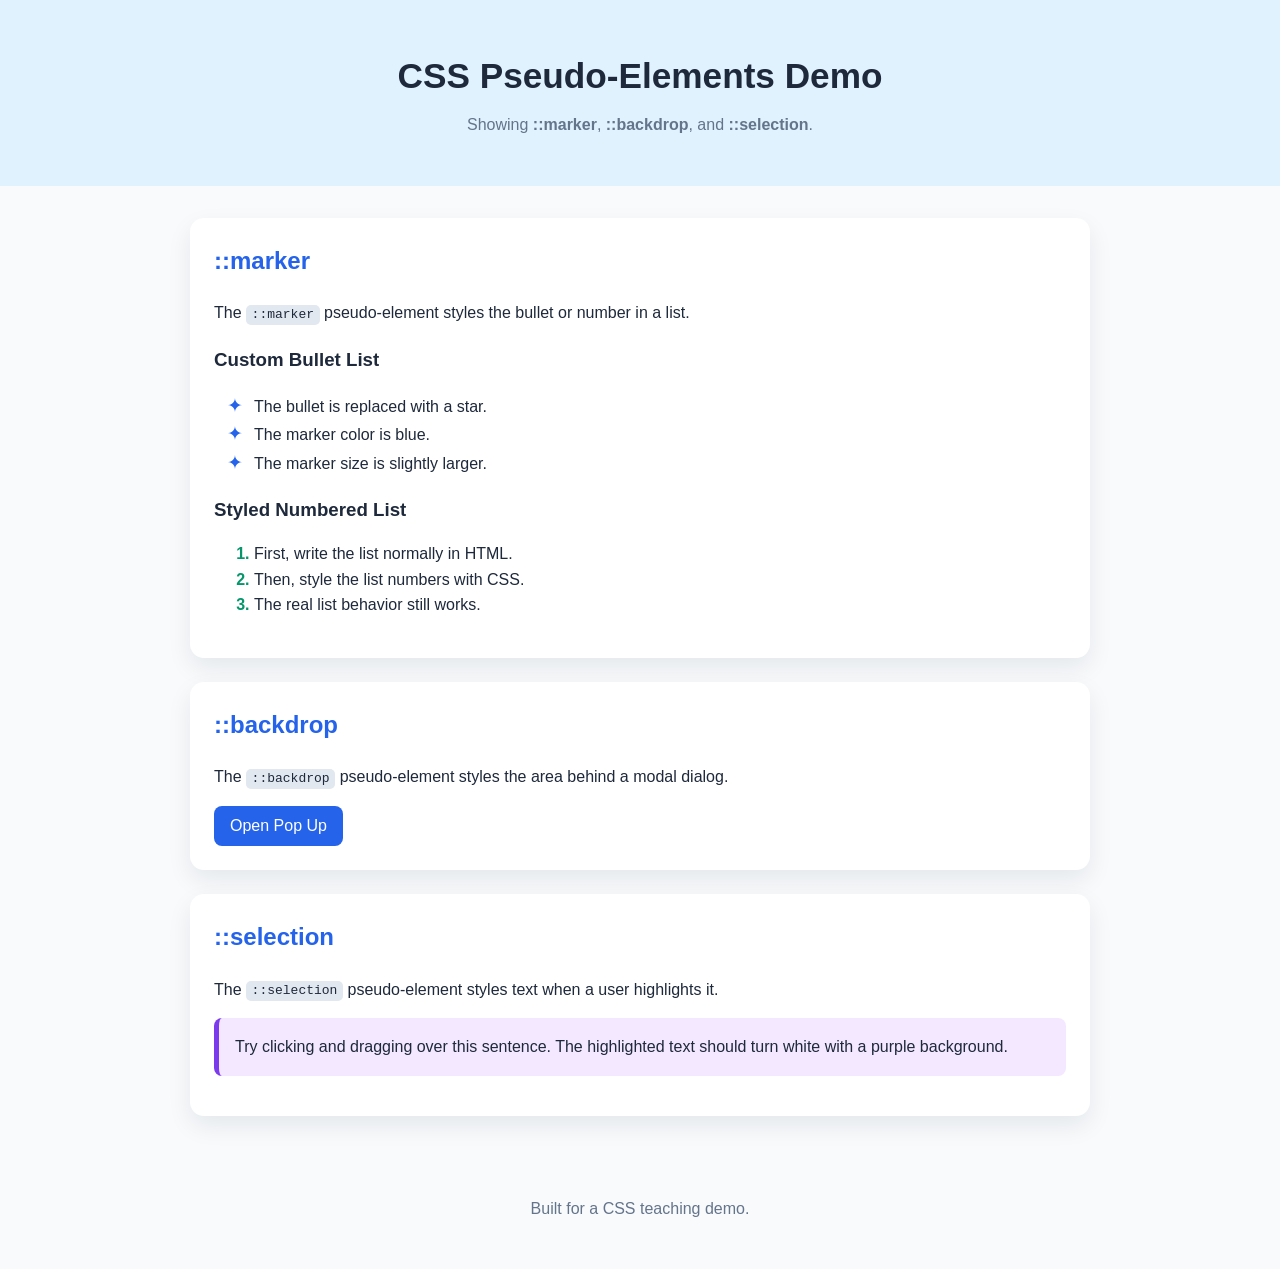
<file: vidOne/index.html>
<!DOCTYPE html>
<html lang="en">
<head>
  <meta charset="UTF-8" />
  <meta name="viewport" content="width=device-width, initial-scale=1.0" />
  <title>CSS Pseudo-Elements Demo</title>
  <link rel="stylesheet" href="styles.css" />
</head>
<body>
  <header class="site-header">
    <h1>CSS Pseudo-Elements Demo</h1>
    <p>Showing <strong>::marker</strong>, <strong>::backdrop</strong>, and <strong>::selection</strong>.</p>
  </header>

  <main>
    <section class="card marker-demo">
      <h2>::marker</h2>
      <p>The <code>::marker</code> pseudo-element styles the bullet or number in a list.</p>

      <h3>Custom Bullet List</h3>
      <ul>
        <li>The bullet is replaced with a star.</li>
        <li>The marker color is blue.</li>
        <li>The marker size is slightly larger.</li>
      </ul>

      <h3>Styled Numbered List</h3>
      <ol>
        <li>First, write the list normally in HTML.</li>
        <li>Then, style the list numbers with CSS.</li>
        <li>The real list behavior still works.</li>
      </ol>
    </section>

    <section class="card backdrop-demo">
      <h2>::backdrop</h2>
      <p>The <code>::backdrop</code> pseudo-element styles the area behind a modal dialog.</p>

      <button onclick="document.querySelector('#demo-dialog').showModal()">
        Open Pop Up
      </button>

      <dialog id="demo-dialog">
        <h3>Hello from the pop up!</h3>
        <p>This dialog uses <code>::backdrop</code> to make the background dark and slightly blurry.</p>
        <button onclick="document.querySelector('#demo-dialog').close()">
          Close
        </button>
      </dialog>
    </section>

    <section class="card selection-demo">
      <h2>::selection</h2>
      <p>The <code>::selection</code> pseudo-element styles text when a user highlights it.</p>
      <p class="highlight-text">
        Try clicking and dragging over this sentence. The highlighted text should turn white with a purple background.
      </p>
    </section>
  </main>

  <footer>
    <p>Built for a CSS teaching demo.</p>
  </footer>
</body>
</html>
</file>
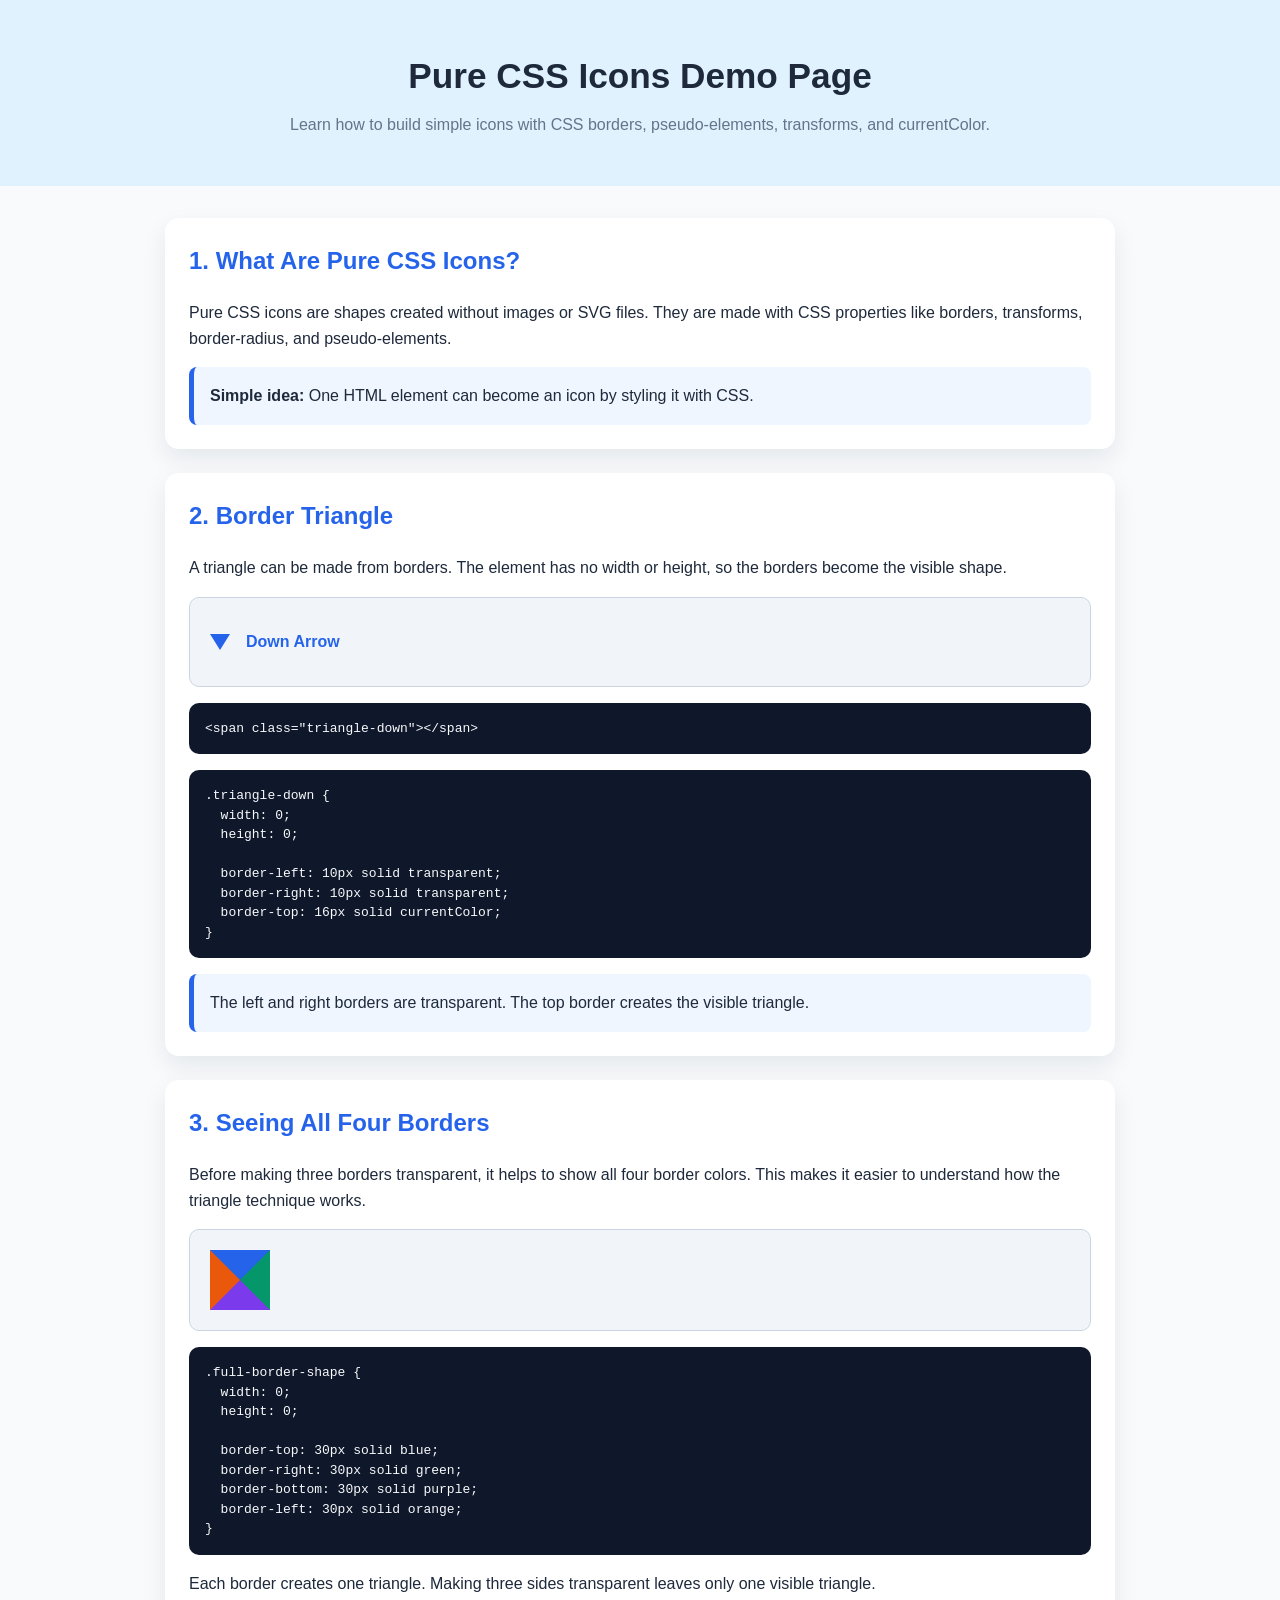
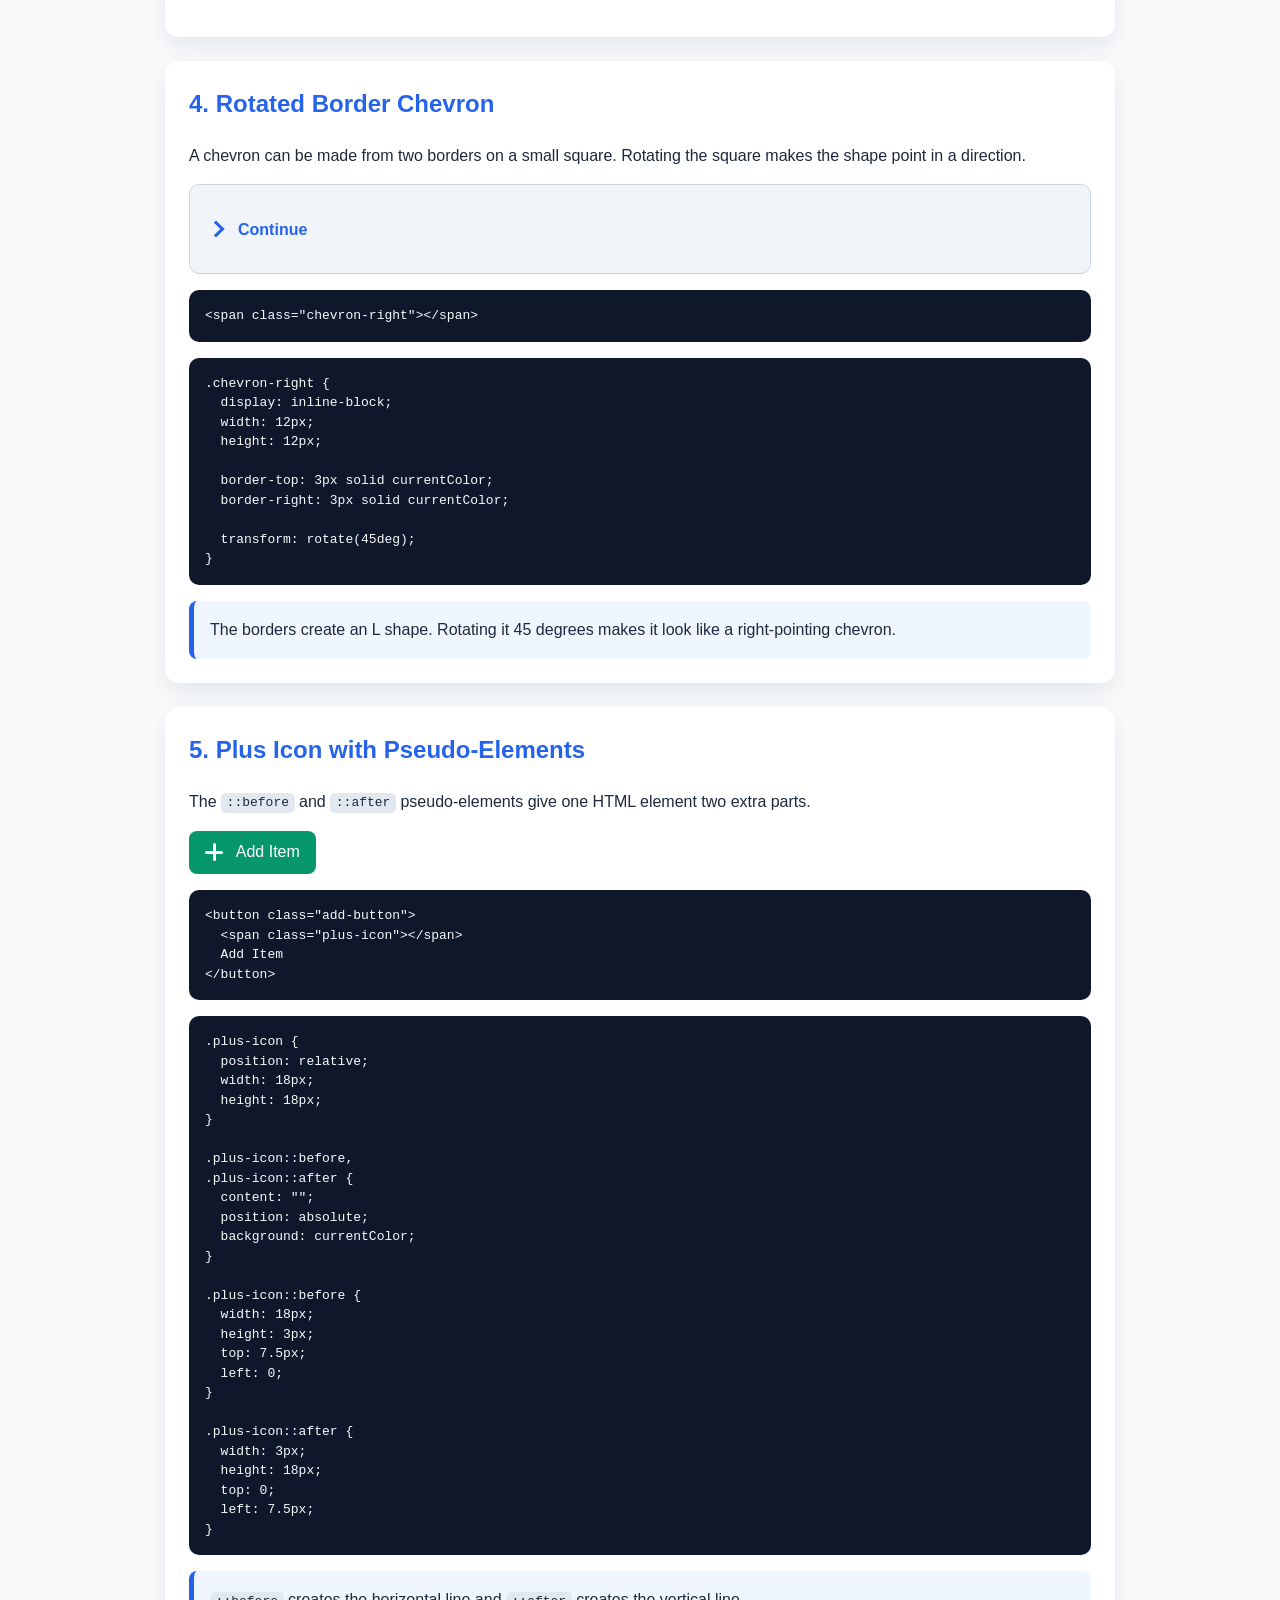
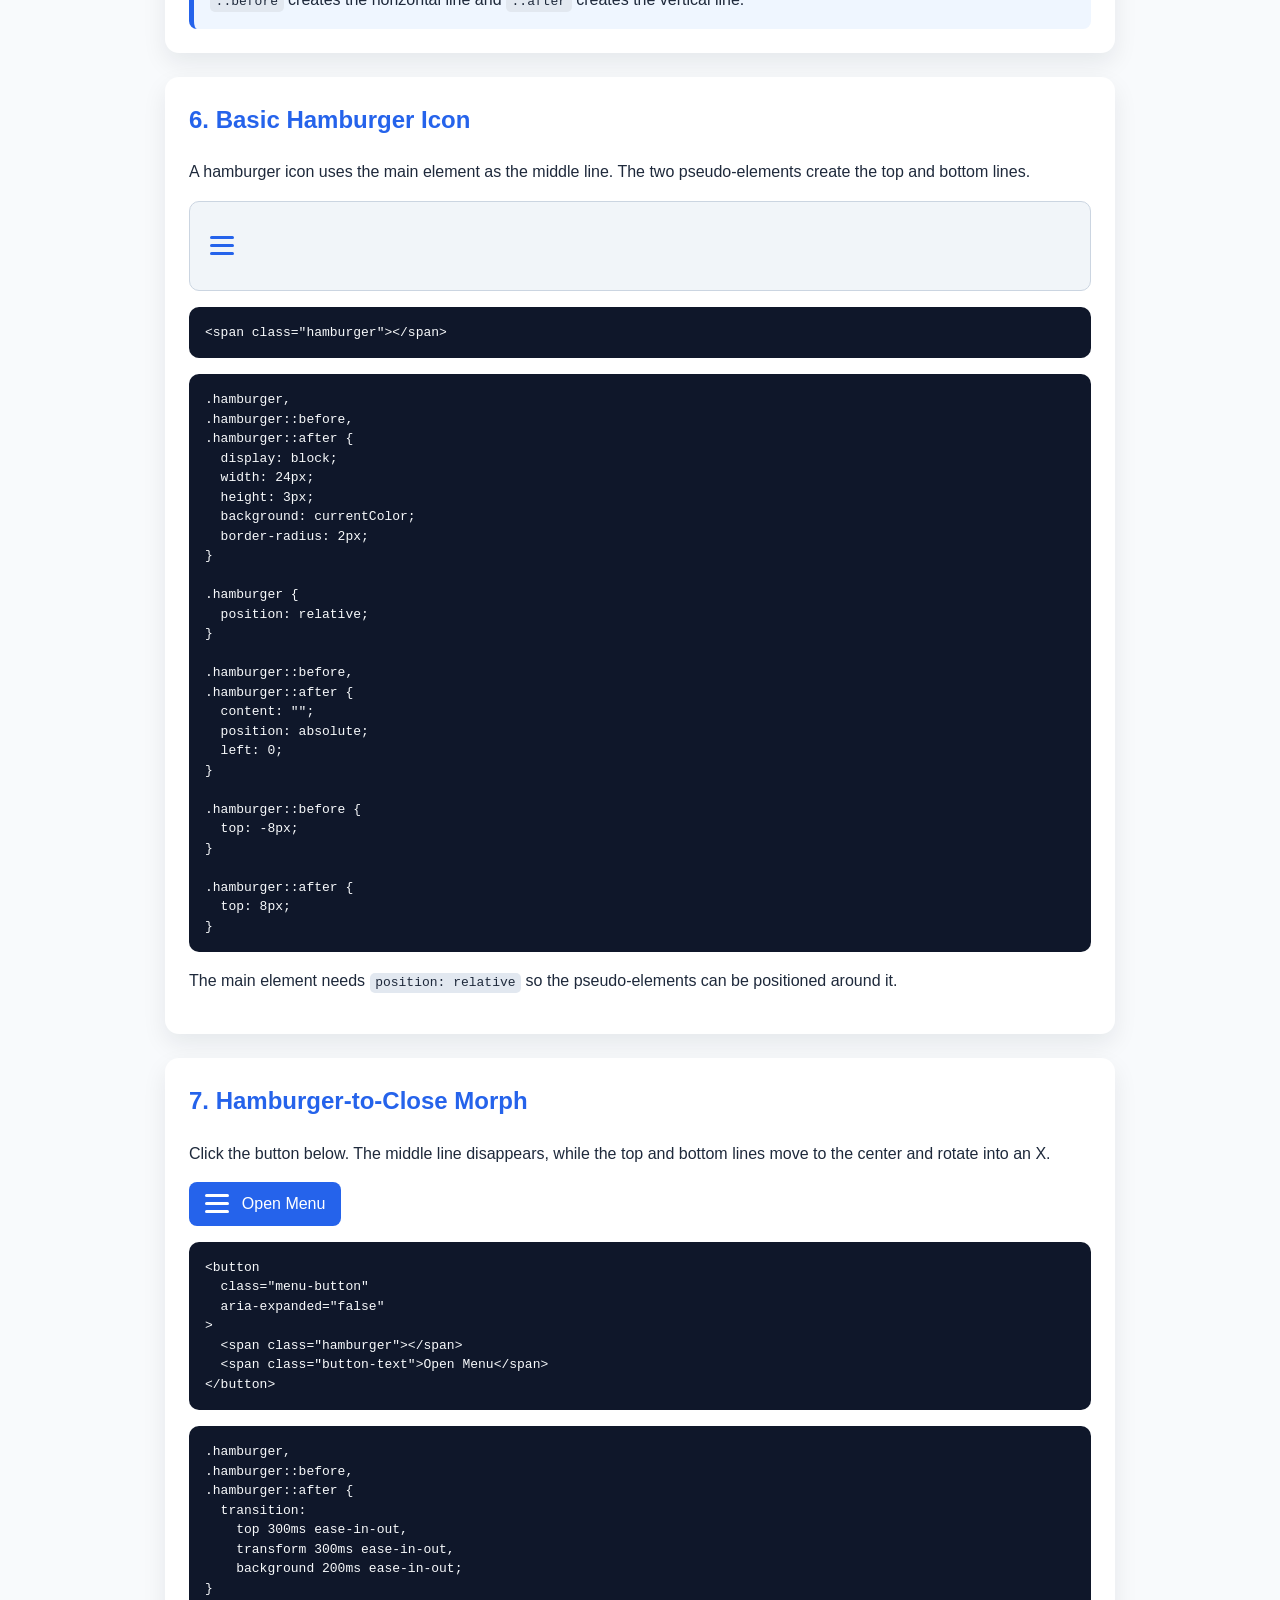
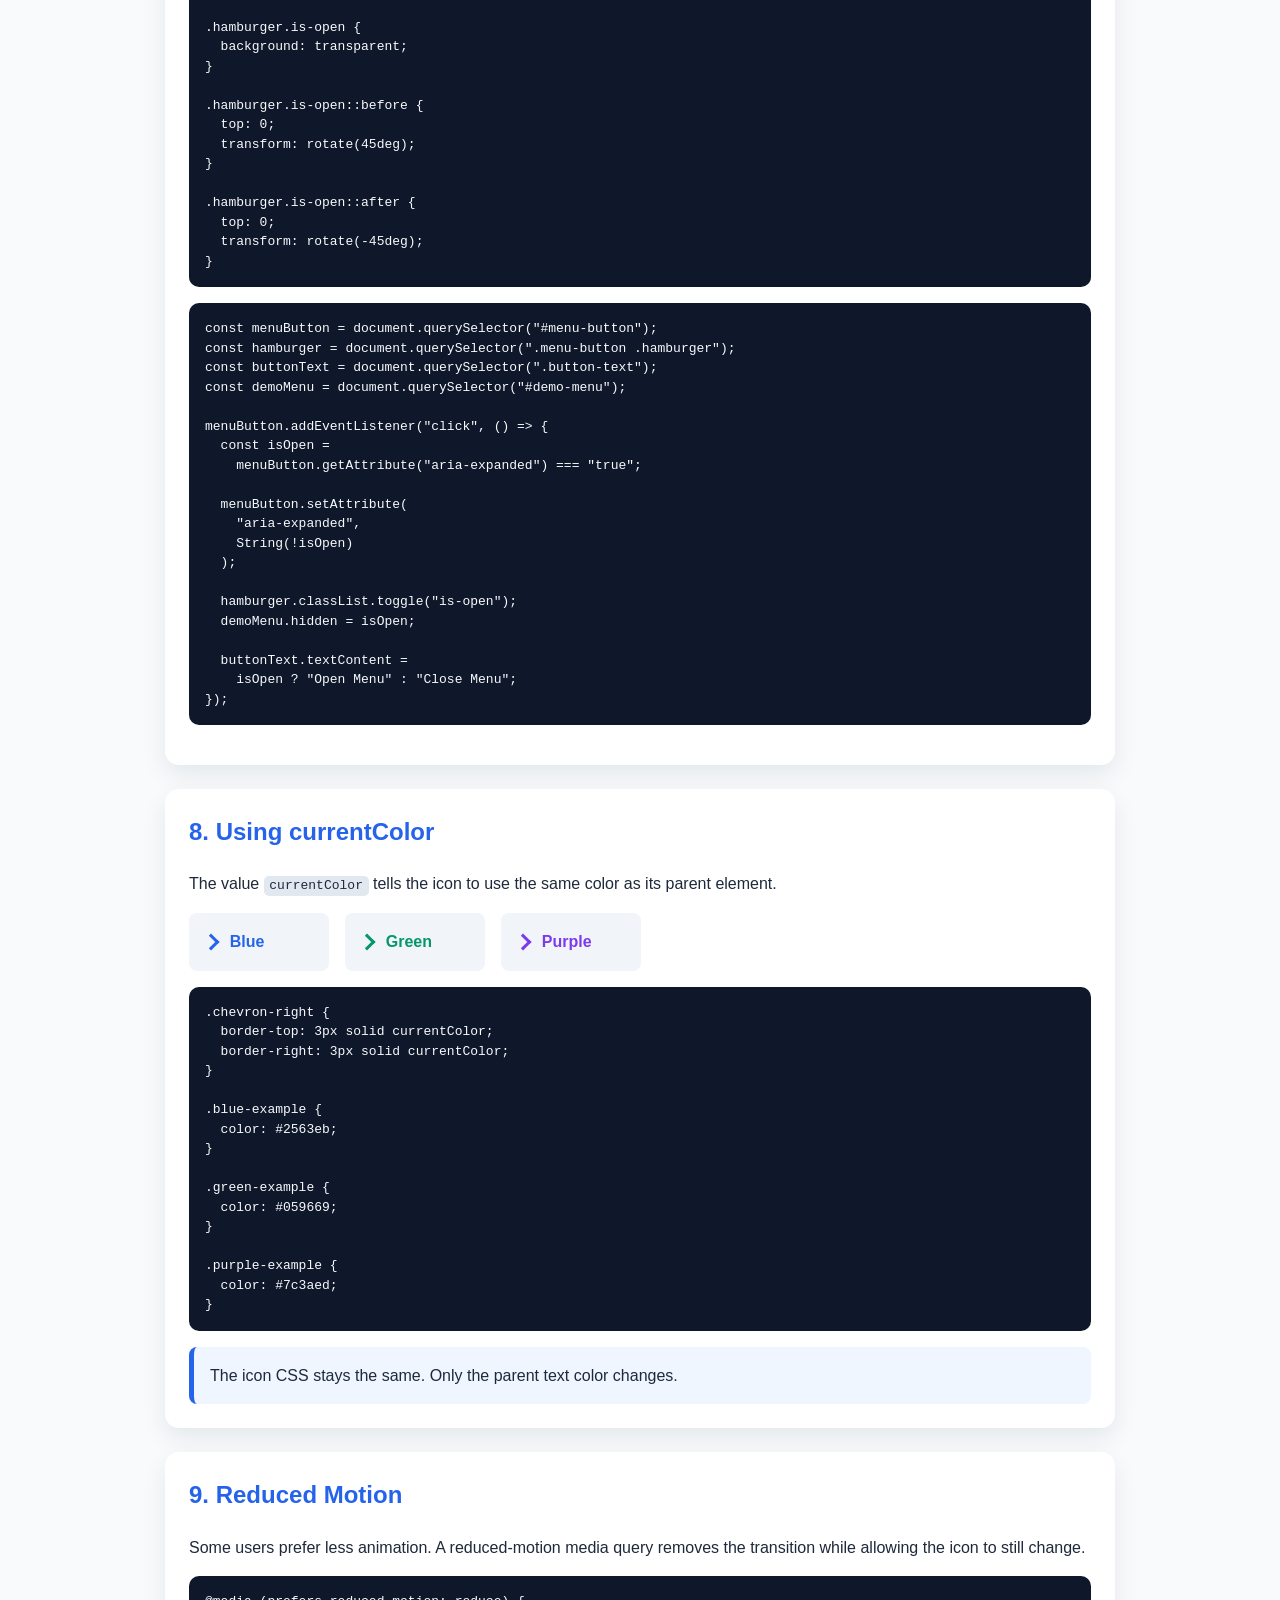
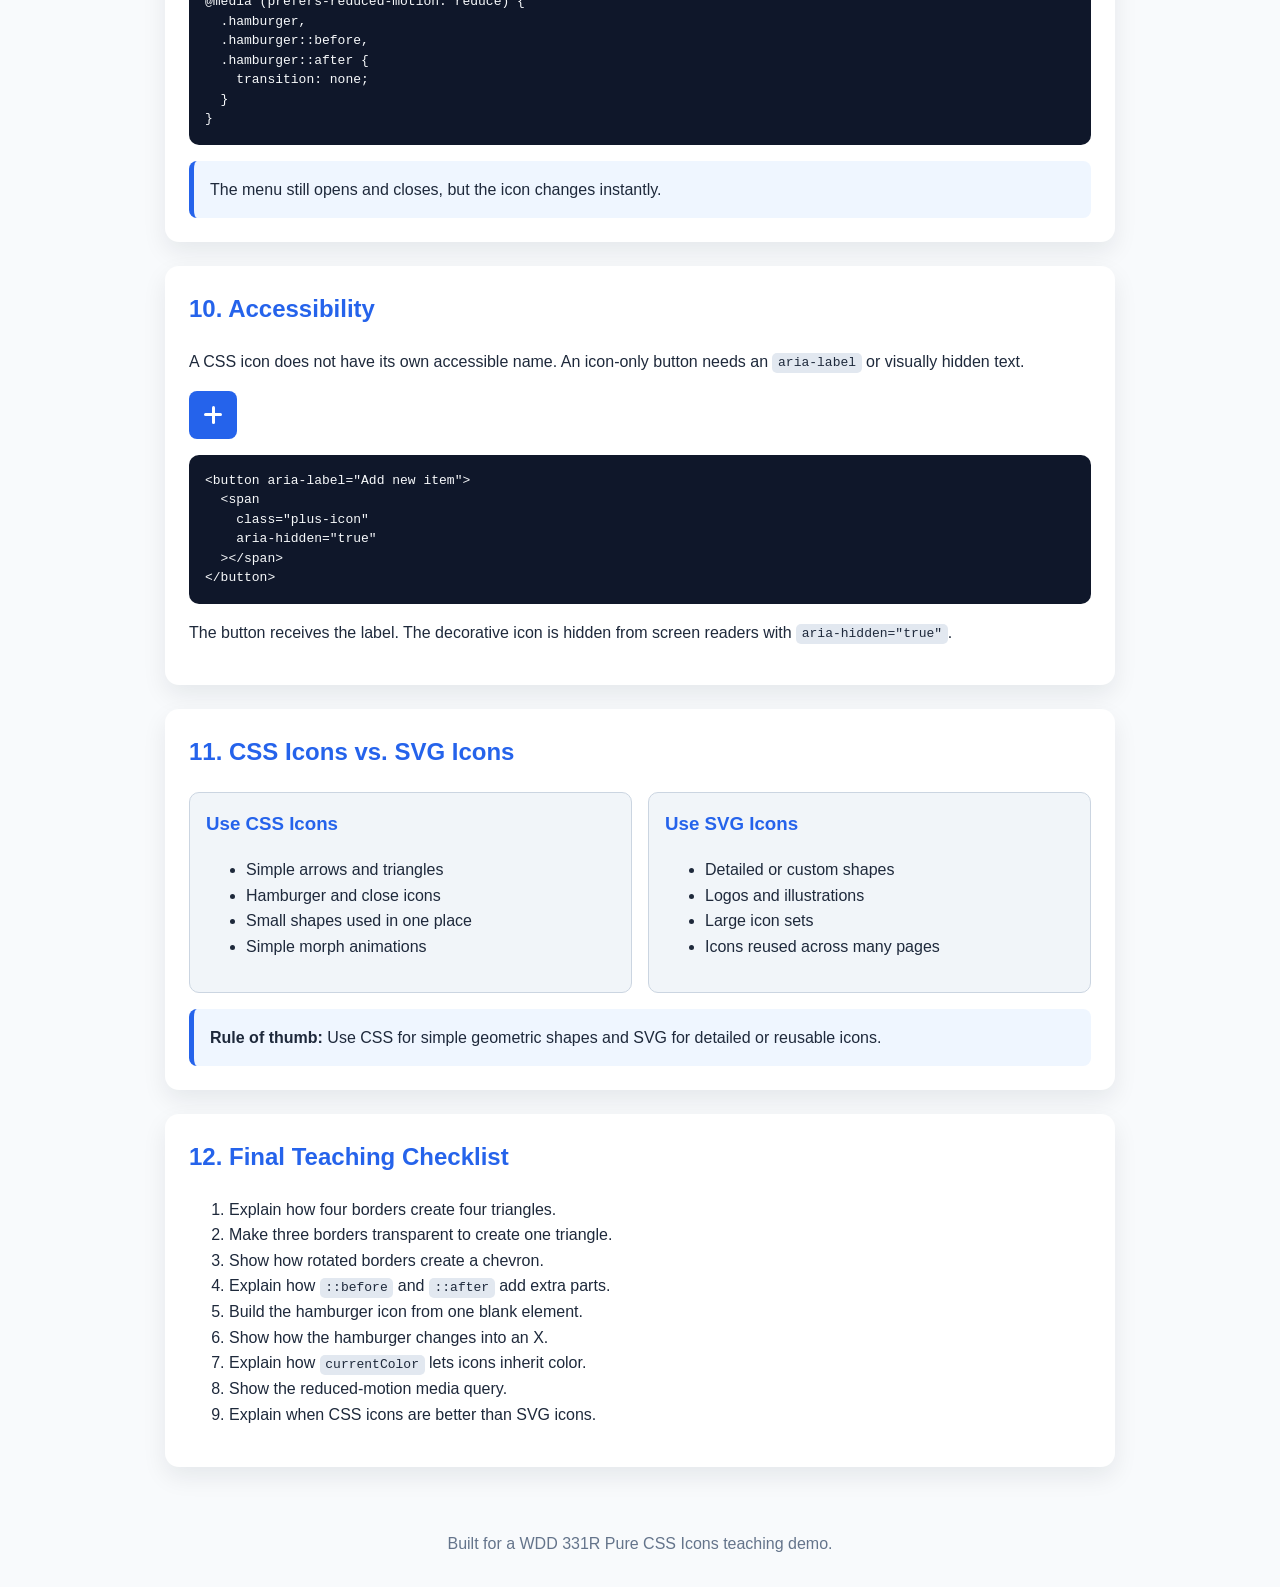
<file: vidTen/index.html>
<!DOCTYPE html>
<html lang="en">
<head>
  <meta charset="UTF-8" />
  <meta name="viewport" content="width=device-width, initial-scale=1.0" />

  <title>Pure CSS Icons Demo Page</title>

  <link rel="stylesheet" href="css-icons.css" />
</head>

<body>
  <header>
    <h1>Pure CSS Icons Demo Page</h1>

    <p>
      Learn how to build simple icons with CSS borders,
      pseudo-elements, transforms, and currentColor.
    </p>
  </header>

  <main>

    <section class="card">
      <h2>1. What Are Pure CSS Icons?</h2>

      <p>
        Pure CSS icons are shapes created without images or SVG files.
        They are made with CSS properties like borders, transforms,
        border-radius, and pseudo-elements.
      </p>

      <div class="live-demo">
        <strong>Simple idea:</strong>
        One HTML element can become an icon by styling it with CSS.
      </div>
    </section>

    <section class="card">
      <h2>2. Border Triangle</h2>

      <p>
        A triangle can be made from borders. The element has no width or
        height, so the borders become the visible shape.
      </p>

      <div class="icon-demo">
        <span class="triangle-down" aria-hidden="true"></span>
        <span>Down Arrow</span>
      </div>

<pre><code>&lt;span class="triangle-down"&gt;&lt;/span&gt;</code></pre>

<pre><code>.triangle-down {
  width: 0;
  height: 0;

  border-left: 10px solid transparent;
  border-right: 10px solid transparent;
  border-top: 16px solid currentColor;
}</code></pre>

      <div class="live-demo">
        The left and right borders are transparent. The top border creates
        the visible triangle.
      </div>
    </section>

    <section class="card">
      <h2>3. Seeing All Four Borders</h2>

      <p>
        Before making three borders transparent, it helps to show all four
        border colors. This makes it easier to understand how the triangle
        technique works.
      </p>

      <div class="icon-demo">
        <span class="full-border-shape" aria-hidden="true"></span>
      </div>

<pre><code>.full-border-shape {
  width: 0;
  height: 0;

  border-top: 30px solid blue;
  border-right: 30px solid green;
  border-bottom: 30px solid purple;
  border-left: 30px solid orange;
}</code></pre>

      <p>
        Each border creates one triangle. Making three sides transparent
        leaves only one visible triangle.
      </p>
    </section>

    <section class="card">
      <h2>4. Rotated Border Chevron</h2>

      <p>
        A chevron can be made from two borders on a small square.
        Rotating the square makes the shape point in a direction.
      </p>

      <div class="icon-demo">
        <span class="chevron-right" aria-hidden="true"></span>
        <span>Continue</span>
      </div>

<pre><code>&lt;span class="chevron-right"&gt;&lt;/span&gt;</code></pre>

<pre><code>.chevron-right {
  display: inline-block;
  width: 12px;
  height: 12px;

  border-top: 3px solid currentColor;
  border-right: 3px solid currentColor;

  transform: rotate(45deg);
}</code></pre>

      <div class="live-demo">
        The borders create an L shape. Rotating it 45 degrees makes it
        look like a right-pointing chevron.
      </div>
    </section>

    <section class="card">
      <h2>5. Plus Icon with Pseudo-Elements</h2>

      <p>
        The <code>::before</code> and <code>::after</code> pseudo-elements
        give one HTML element two extra parts.
      </p>

      <button class="add-button" type="button">
        <span class="plus-icon" aria-hidden="true"></span>
        Add Item
      </button>

<pre><code>&lt;button class="add-button"&gt;
  &lt;span class="plus-icon"&gt;&lt;/span&gt;
  Add Item
&lt;/button&gt;</code></pre>

<pre><code>.plus-icon {
  position: relative;
  width: 18px;
  height: 18px;
}

.plus-icon::before,
.plus-icon::after {
  content: "";
  position: absolute;
  background: currentColor;
}

.plus-icon::before {
  width: 18px;
  height: 3px;
  top: 7.5px;
  left: 0;
}

.plus-icon::after {
  width: 3px;
  height: 18px;
  top: 0;
  left: 7.5px;
}</code></pre>

      <div class="live-demo">
        <code>::before</code> creates the horizontal line and
        <code>::after</code> creates the vertical line.
      </div>
    </section>

    <section class="card">
      <h2>6. Basic Hamburger Icon</h2>

      <p>
        A hamburger icon uses the main element as the middle line.
        The two pseudo-elements create the top and bottom lines.
      </p>

      <div class="icon-demo">
        <span class="hamburger basic-hamburger" aria-hidden="true"></span>
      </div>

<pre><code>&lt;span class="hamburger"&gt;&lt;/span&gt;</code></pre>

<pre><code>.hamburger,
.hamburger::before,
.hamburger::after {
  display: block;
  width: 24px;
  height: 3px;
  background: currentColor;
  border-radius: 2px;
}

.hamburger {
  position: relative;
}

.hamburger::before,
.hamburger::after {
  content: "";
  position: absolute;
  left: 0;
}

.hamburger::before {
  top: -8px;
}

.hamburger::after {
  top: 8px;
}</code></pre>

      <p>
        The main element needs <code>position: relative</code> so the
        pseudo-elements can be positioned around it.
      </p>
    </section>

    <section class="card">
      <h2>7. Hamburger-to-Close Morph</h2>

      <p>
        Click the button below. The middle line disappears, while the
        top and bottom lines move to the center and rotate into an X.
      </p>

      <button
        class="menu-button"
        id="menu-button"
        type="button"
        aria-expanded="false"
        aria-controls="demo-menu"
      >
        <span class="hamburger" aria-hidden="true"></span>
        <span class="button-text">Open Menu</span>
      </button>

      <nav class="demo-menu" id="demo-menu" hidden>
        <a href="#">Home</a>
        <a href="#">Projects</a>
        <a href="#">Contact</a>
      </nav>

<pre><code>&lt;button
  class="menu-button"
  aria-expanded="false"
&gt;
  &lt;span class="hamburger"&gt;&lt;/span&gt;
  &lt;span class="button-text"&gt;Open Menu&lt;/span&gt;
&lt;/button&gt;</code></pre>

<pre><code>.hamburger,
.hamburger::before,
.hamburger::after {
  transition:
    top 300ms ease-in-out,
    transform 300ms ease-in-out,
    background 200ms ease-in-out;
}

.hamburger.is-open {
  background: transparent;
}

.hamburger.is-open::before {
  top: 0;
  transform: rotate(45deg);
}

.hamburger.is-open::after {
  top: 0;
  transform: rotate(-45deg);
}</code></pre>

<pre><code>const menuButton = document.querySelector("#menu-button");
const hamburger = document.querySelector(".menu-button .hamburger");
const buttonText = document.querySelector(".button-text");
const demoMenu = document.querySelector("#demo-menu");

menuButton.addEventListener("click", () =&gt; {
  const isOpen =
    menuButton.getAttribute("aria-expanded") === "true";

  menuButton.setAttribute(
    "aria-expanded",
    String(!isOpen)
  );

  hamburger.classList.toggle("is-open");
  demoMenu.hidden = isOpen;

  buttonText.textContent =
    isOpen ? "Open Menu" : "Close Menu";
});</code></pre>
    </section>

    <section class="card">
      <h2>8. Using currentColor</h2>

      <p>
        The value <code>currentColor</code> tells the icon to use the same
        color as its parent element.
      </p>

      <div class="color-examples">
        <div class="blue-example">
          <span class="chevron-right" aria-hidden="true"></span>
          Blue
        </div>

        <div class="green-example">
          <span class="chevron-right" aria-hidden="true"></span>
          Green
        </div>

        <div class="purple-example">
          <span class="chevron-right" aria-hidden="true"></span>
          Purple
        </div>
      </div>

<pre><code>.chevron-right {
  border-top: 3px solid currentColor;
  border-right: 3px solid currentColor;
}

.blue-example {
  color: #2563eb;
}

.green-example {
  color: #059669;
}

.purple-example {
  color: #7c3aed;
}</code></pre>

      <div class="live-demo">
        The icon CSS stays the same. Only the parent text color changes.
      </div>
    </section>

    <section class="card">
      <h2>9. Reduced Motion</h2>

      <p>
        Some users prefer less animation. A reduced-motion media query
        removes the transition while allowing the icon to still change.
      </p>

<pre><code>@media (prefers-reduced-motion: reduce) {
  .hamburger,
  .hamburger::before,
  .hamburger::after {
    transition: none;
  }
}</code></pre>

      <div class="live-demo">
        The menu still opens and closes, but the icon changes instantly.
      </div>
    </section>

    <section class="card">
      <h2>10. Accessibility</h2>

      <p>
        A CSS icon does not have its own accessible name. An icon-only button
        needs an <code>aria-label</code> or visually hidden text.
      </p>

      <button
        class="icon-only-button"
        type="button"
        aria-label="Add new item"
      >
        <span class="plus-icon" aria-hidden="true"></span>
      </button>

<pre><code>&lt;button aria-label="Add new item"&gt;
  &lt;span
    class="plus-icon"
    aria-hidden="true"
  &gt;&lt;/span&gt;
&lt;/button&gt;</code></pre>

      <p>
        The button receives the label. The decorative icon is hidden from
        screen readers with <code>aria-hidden="true"</code>.
      </p>
    </section>

    <section class="card">
      <h2>11. CSS Icons vs. SVG Icons</h2>

      <div class="comparison">
        <div class="choice">
          <h3>Use CSS Icons</h3>

          <ul>
            <li>Simple arrows and triangles</li>
            <li>Hamburger and close icons</li>
            <li>Small shapes used in one place</li>
            <li>Simple morph animations</li>
          </ul>
        </div>

        <div class="choice">
          <h3>Use SVG Icons</h3>

          <ul>
            <li>Detailed or custom shapes</li>
            <li>Logos and illustrations</li>
            <li>Large icon sets</li>
            <li>Icons reused across many pages</li>
          </ul>
        </div>
      </div>

      <div class="live-demo">
        <strong>Rule of thumb:</strong>
        Use CSS for simple geometric shapes and SVG for detailed or reusable
        icons.
      </div>
    </section>

    <section class="card">
      <h2>12. Final Teaching Checklist</h2>

      <ol>
        <li>Explain how four borders create four triangles.</li>
        <li>Make three borders transparent to create one triangle.</li>
        <li>Show how rotated borders create a chevron.</li>
        <li>Explain how <code>::before</code> and <code>::after</code> add extra parts.</li>
        <li>Build the hamburger icon from one blank element.</li>
        <li>Show how the hamburger changes into an X.</li>
        <li>Explain how <code>currentColor</code> lets icons inherit color.</li>
        <li>Show the reduced-motion media query.</li>
        <li>Explain when CSS icons are better than SVG icons.</li>
      </ol>
    </section>

  </main>

  <footer>
    Built for a WDD 331R Pure CSS Icons teaching demo.
  </footer>

  <script>
    const menuButton = document.querySelector("#menu-button");
    const hamburger = document.querySelector(".menu-button .hamburger");
    const buttonText = document.querySelector(".button-text");
    const demoMenu = document.querySelector("#demo-menu");

    menuButton.addEventListener("click", () => {
      const isOpen =
        menuButton.getAttribute("aria-expanded") === "true";

      menuButton.setAttribute(
        "aria-expanded",
        String(!isOpen)
      );

      hamburger.classList.toggle("is-open");
      demoMenu.hidden = isOpen;

      buttonText.textContent =
        isOpen ? "Open Menu" : "Close Menu";
    });
  </script>
</body>
</html>
</file>
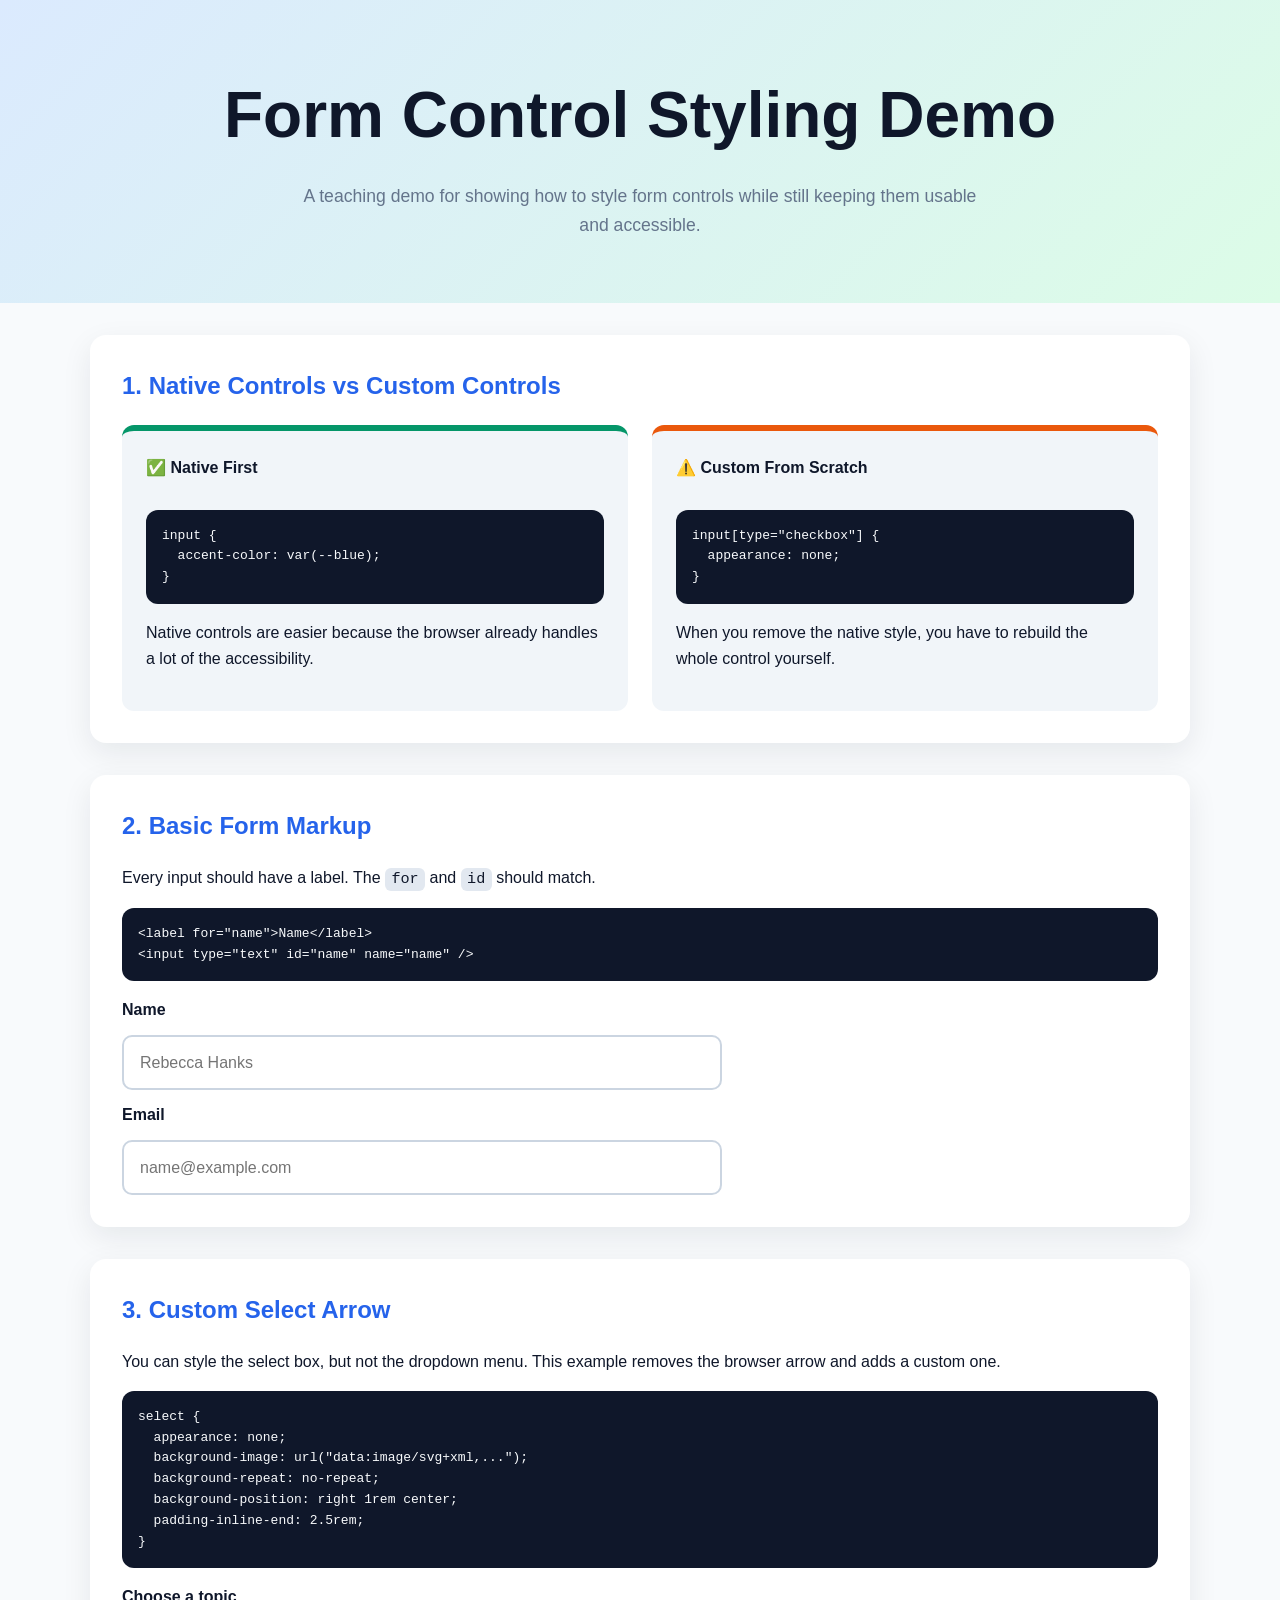
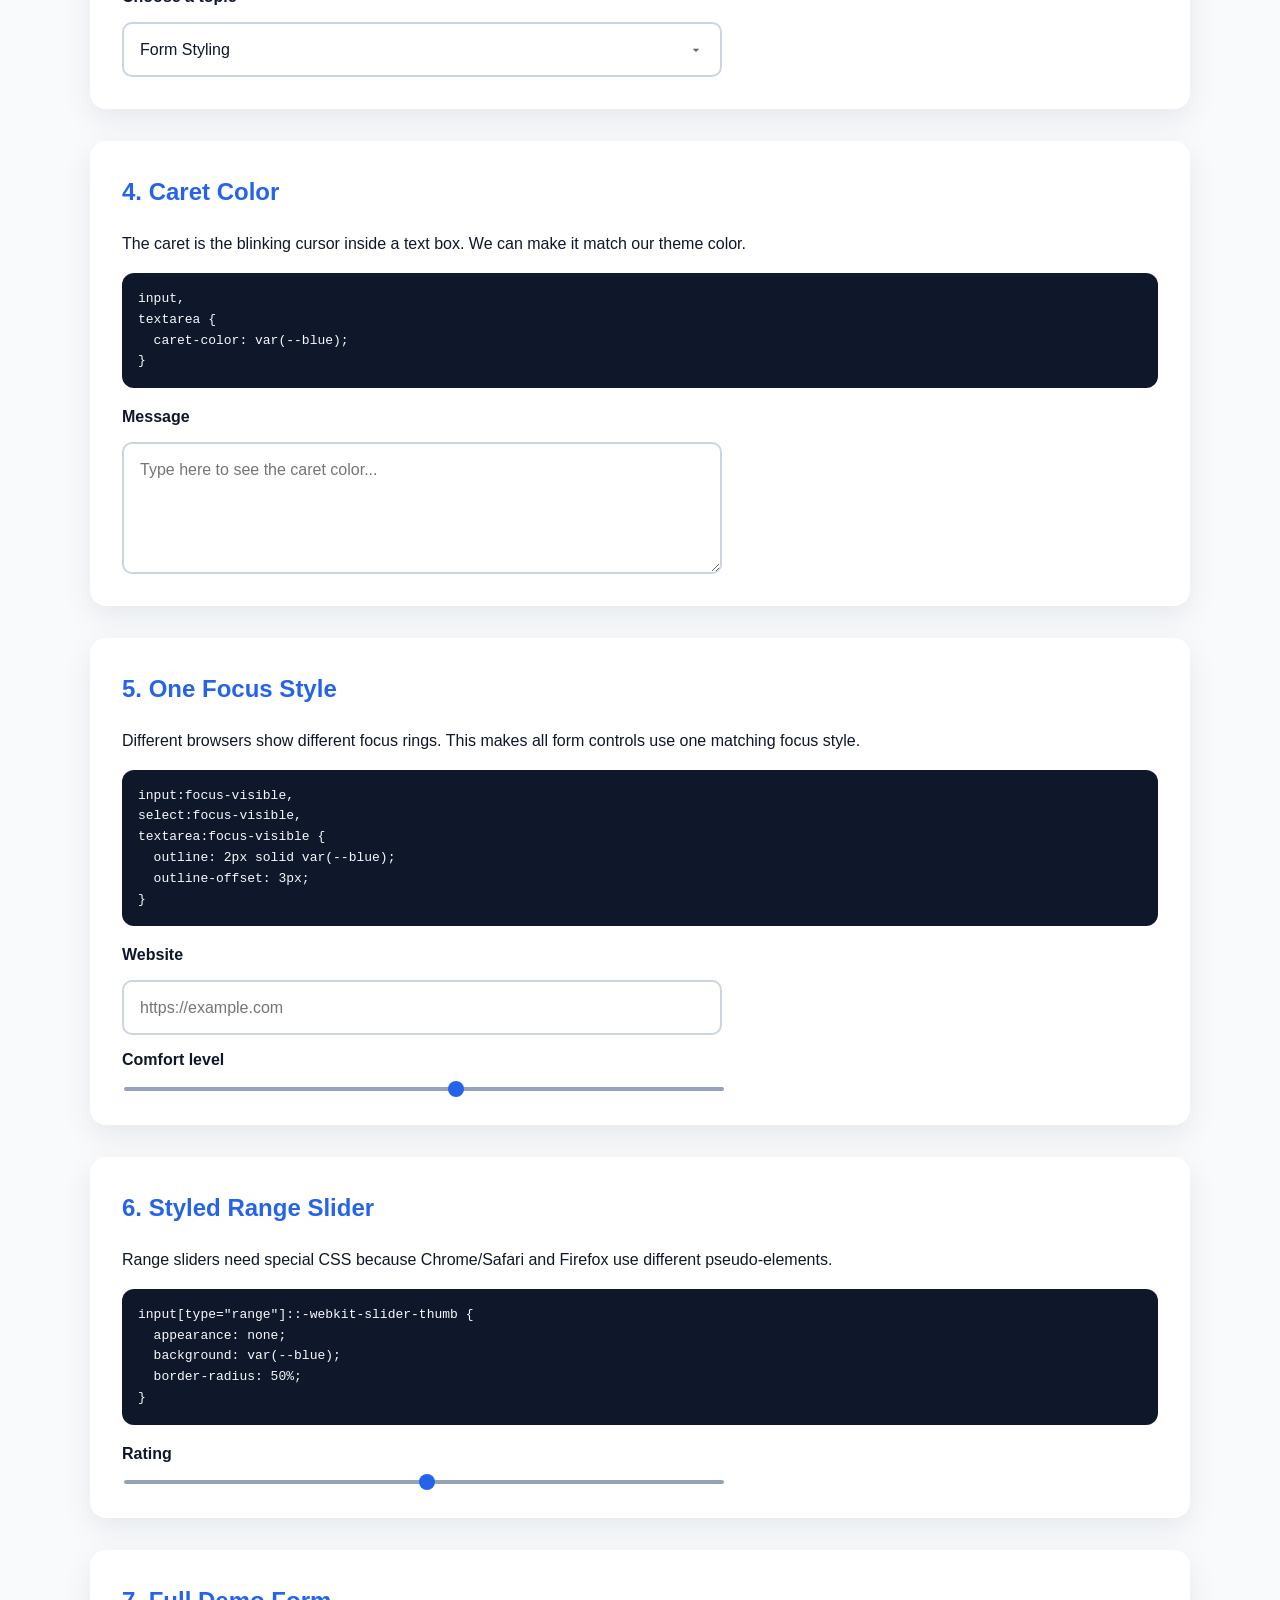
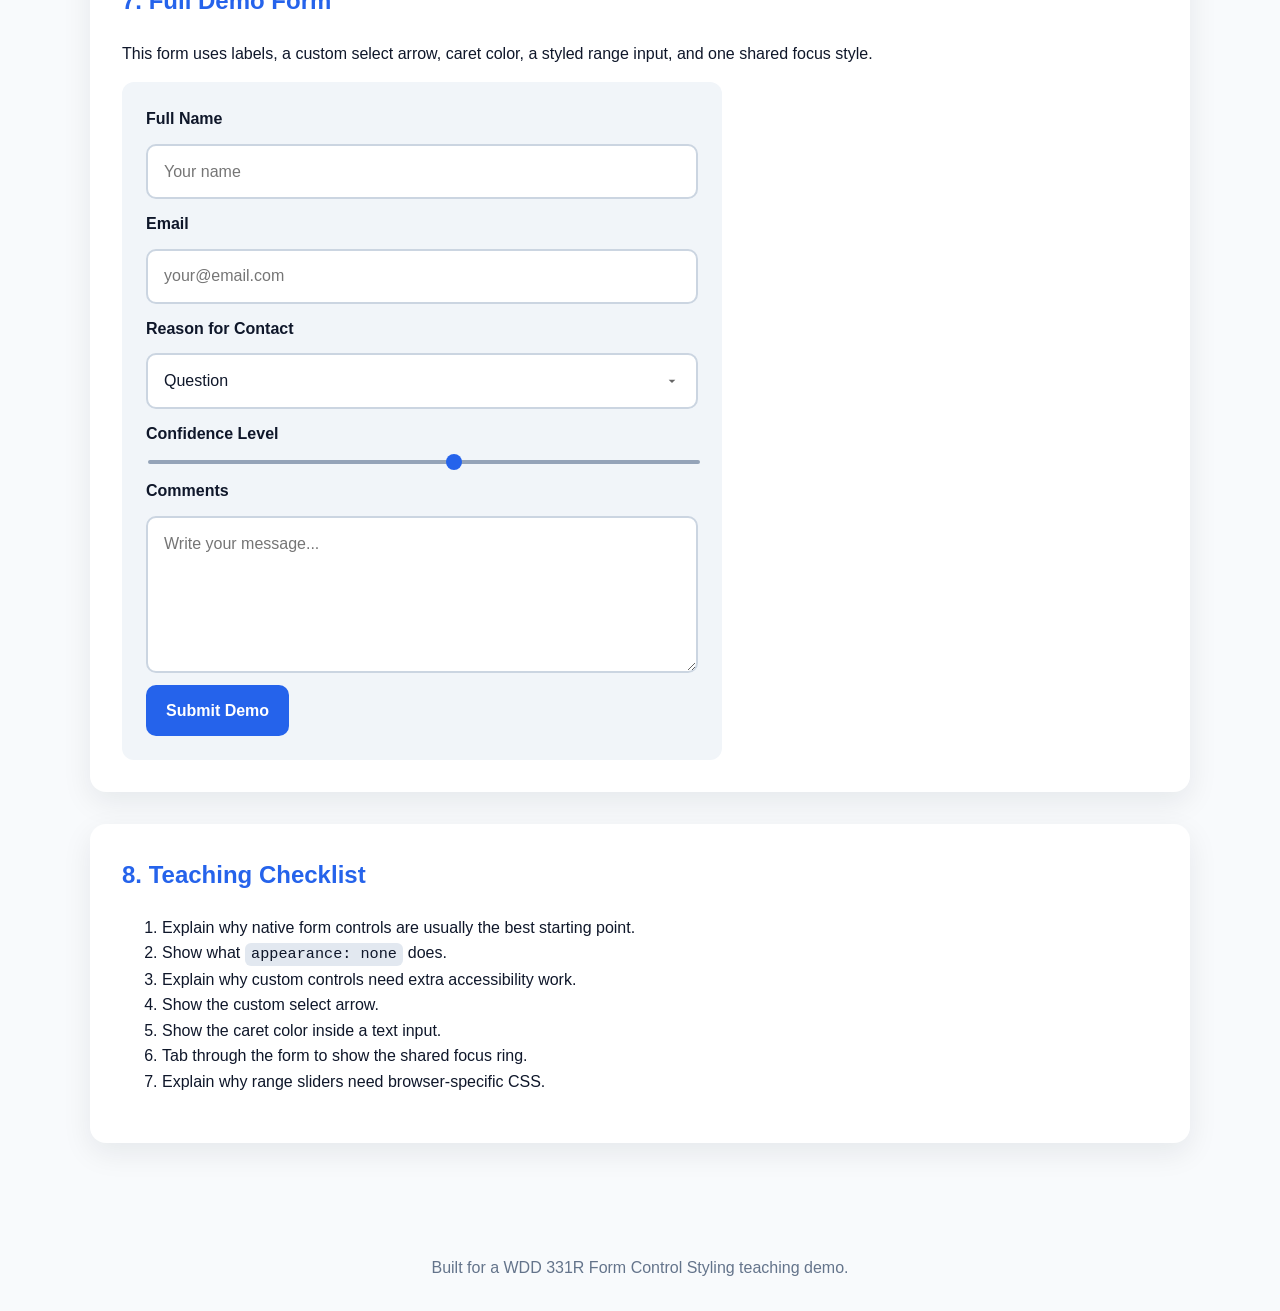
<file: vidEight/form-controls-demo.html>
<!DOCTYPE html>
<html lang="en">
<head>
  <meta charset="UTF-8" />
  <meta name="viewport" content="width=device-width, initial-scale=1.0" />

  <title>Form Control Styling Demo</title>

  <link rel="stylesheet" href="form-controls-demo.css" />
</head>

<body>

  <header>
    <h1>Form Control Styling Demo</h1>
    <p>
      A teaching demo for showing how to style form controls while still keeping
      them usable and accessible.
    </p>
  </header>

  <main>

    <section class="card">
      <h2>1. Native Controls vs Custom Controls</h2>

      <div class="comparison">
        <div class="good box">
          <span class="label">✅ Native First</span>

<pre>input {
  accent-color: var(--blue);
}</pre>

          <p>
            Native controls are easier because the browser already handles a lot
            of the accessibility.
          </p>
        </div>

        <div class="bad box">
          <span class="label">⚠️ Custom From Scratch</span>

<pre>input[type="checkbox"] {
  appearance: none;
}</pre>

          <p>
            When you remove the native style, you have to rebuild the whole
            control yourself.
          </p>
        </div>
      </div>
    </section>

    <section class="card">
      <h2>2. Basic Form Markup</h2>

      <p>
        Every input should have a label. The <code>for</code> and
        <code>id</code> should match.
      </p>

<pre>&lt;label for="name"&gt;Name&lt;/label&gt;
&lt;input type="text" id="name" name="name" /&gt;</pre>

      <form class="demo-form">
        <label for="name">Name</label>
        <input type="text" id="name" name="name" placeholder="Rebecca Hanks" />

        <label for="email">Email</label>
        <input type="email" id="email" name="email" placeholder="name@example.com" />
      </form>
    </section>

    <section class="card">
      <h2>3. Custom Select Arrow</h2>

      <p>
        You can style the select box, but not the dropdown menu. This example
        removes the browser arrow and adds a custom one.
      </p>

<pre>select {
  appearance: none;
  background-image: url("data:image/svg+xml,...");
  background-repeat: no-repeat;
  background-position: right 1rem center;
  padding-inline-end: 2.5rem;
}</pre>

      <form class="demo-form">
        <label for="topic">Choose a topic</label>
        <select id="topic" name="topic">
          <option>Form Styling</option>
          <option>Accessibility</option>
          <option>CSS Tokens</option>
          <option>Focus States</option>
        </select>
      </form>
    </section>

    <section class="card">
      <h2>4. Caret Color</h2>

      <p>
        The caret is the blinking cursor inside a text box. We can make it match
        our theme color.
      </p>

<pre>input,
textarea {
  caret-color: var(--blue);
}</pre>

      <form class="demo-form">
        <label for="message">Message</label>
        <textarea id="message" name="message" rows="4" placeholder="Type here to see the caret color..."></textarea>
      </form>
    </section>

    <section class="card">
      <h2>5. One Focus Style</h2>

      <p>
        Different browsers show different focus rings. This makes all form
        controls use one matching focus style.
      </p>

<pre>input:focus-visible,
select:focus-visible,
textarea:focus-visible {
  outline: 2px solid var(--blue);
  outline-offset: 3px;
}</pre>

      <form class="demo-form">
        <label for="website">Website</label>
        <input type="url" id="website" name="website" placeholder="https://example.com" />

        <label for="level">Comfort level</label>
        <input type="range" id="level" name="level" min="1" max="10" />
      </form>
    </section>

    <section class="card">
      <h2>6. Styled Range Slider</h2>

      <p>
        Range sliders need special CSS because Chrome/Safari and Firefox use
        different pseudo-elements.
      </p>

<pre>input[type="range"]::-webkit-slider-thumb {
  appearance: none;
  background: var(--blue);
  border-radius: 50%;
}</pre>

      <form class="demo-form">
        <label for="rating">Rating</label>
        <input type="range" id="rating" name="rating" min="1" max="100" />
      </form>
    </section>

    <section class="card">
      <h2>7. Full Demo Form</h2>

      <p>
        This form uses labels, a custom select arrow, caret color, a styled
        range input, and one shared focus style.
      </p>

      <form class="demo-form full-form">
        <label for="full-name">Full Name</label>
        <input type="text" id="full-name" name="full-name" placeholder="Your name" />

        <label for="full-email">Email</label>
        <input type="email" id="full-email" name="full-email" placeholder="your@email.com" />

        <label for="reason">Reason for Contact</label>
        <select id="reason" name="reason">
          <option>Question</option>
          <option>Feedback</option>
          <option>Project Help</option>
        </select>

        <label for="confidence">Confidence Level</label>
        <input type="range" id="confidence" name="confidence" min="1" max="10" />

        <label for="comments">Comments</label>
        <textarea id="comments" name="comments" rows="5" placeholder="Write your message..."></textarea>

        <button type="button">Submit Demo</button>
      </form>
    </section>

    <section class="card">
      <h2>8. Teaching Checklist</h2>

      <ol>
        <li>Explain why native form controls are usually the best starting point.</li>
        <li>Show what <code>appearance: none</code> does.</li>
        <li>Explain why custom controls need extra accessibility work.</li>
        <li>Show the custom select arrow.</li>
        <li>Show the caret color inside a text input.</li>
        <li>Tab through the form to show the shared focus ring.</li>
        <li>Explain why range sliders need browser-specific CSS.</li>
      </ol>
    </section>

  </main>

  <footer>
    Built for a WDD 331R Form Control Styling teaching demo.
  </footer>

</body>
</html>
</file>
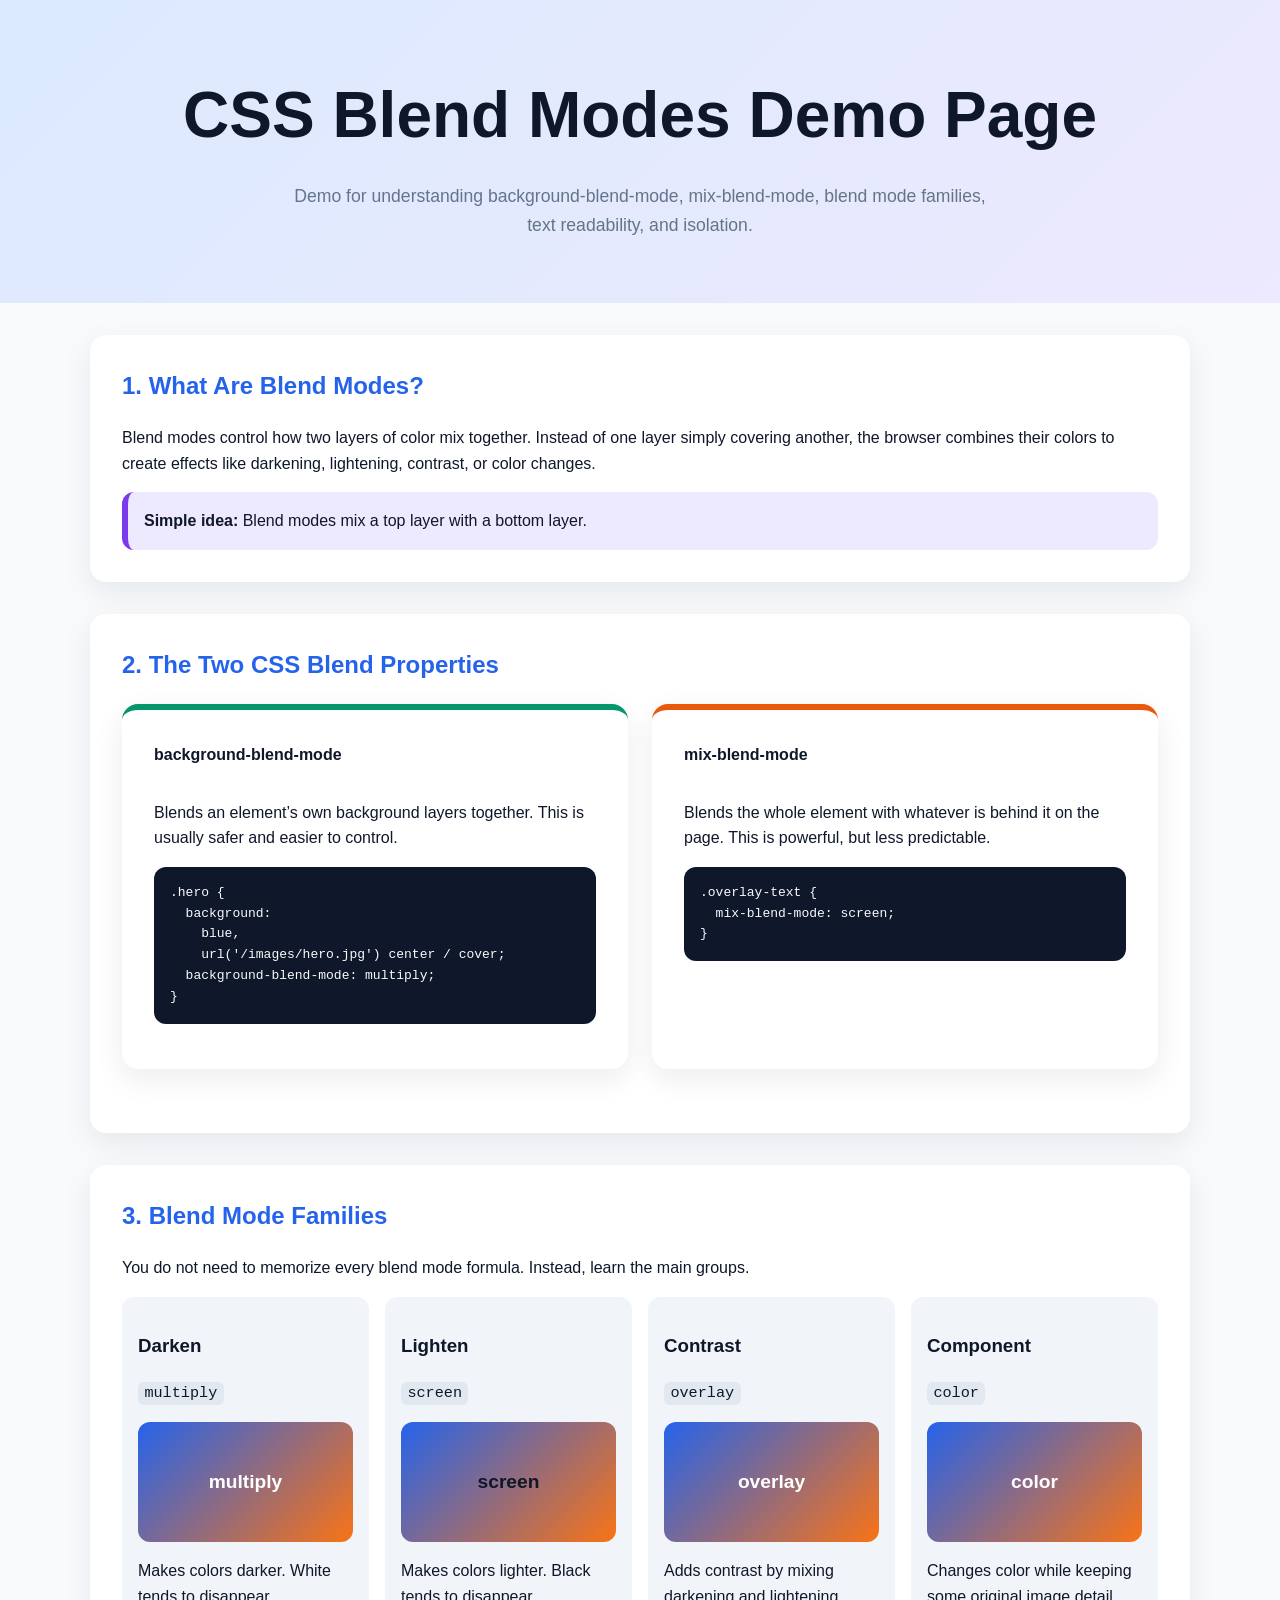
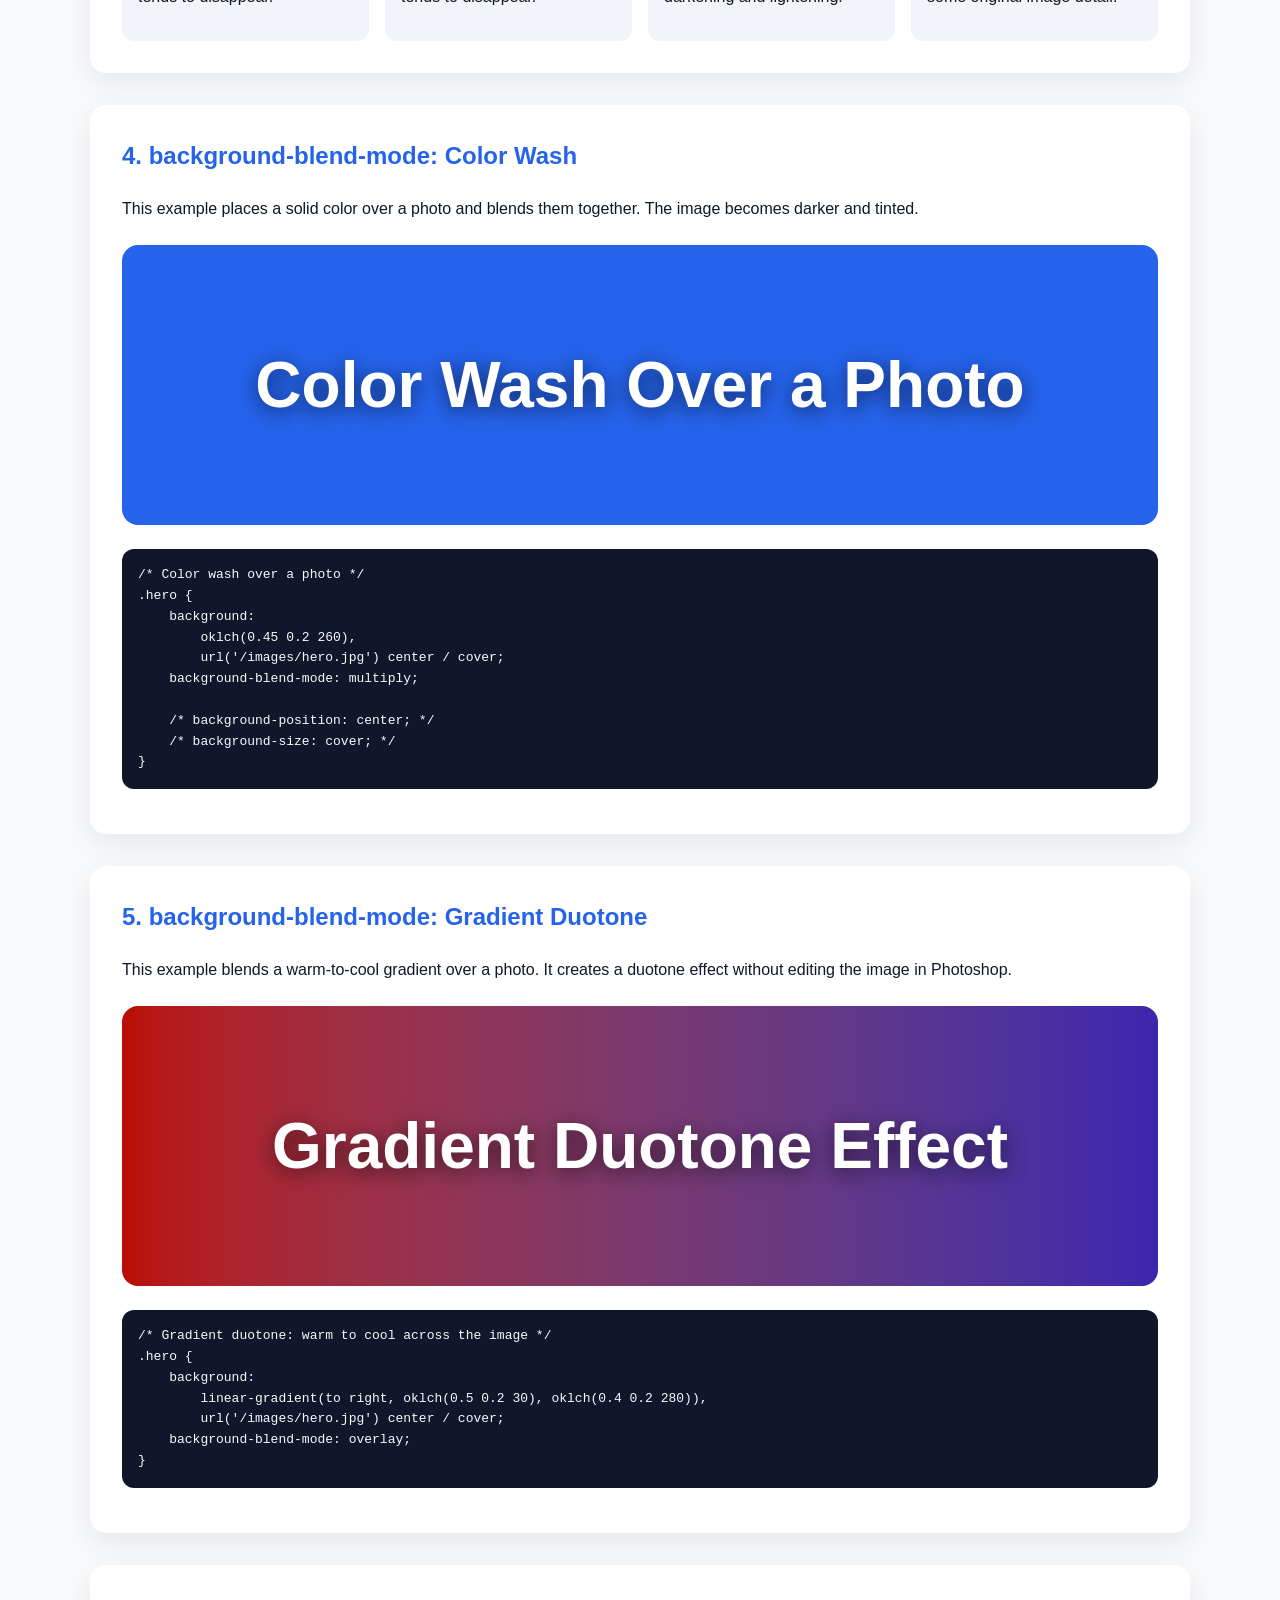
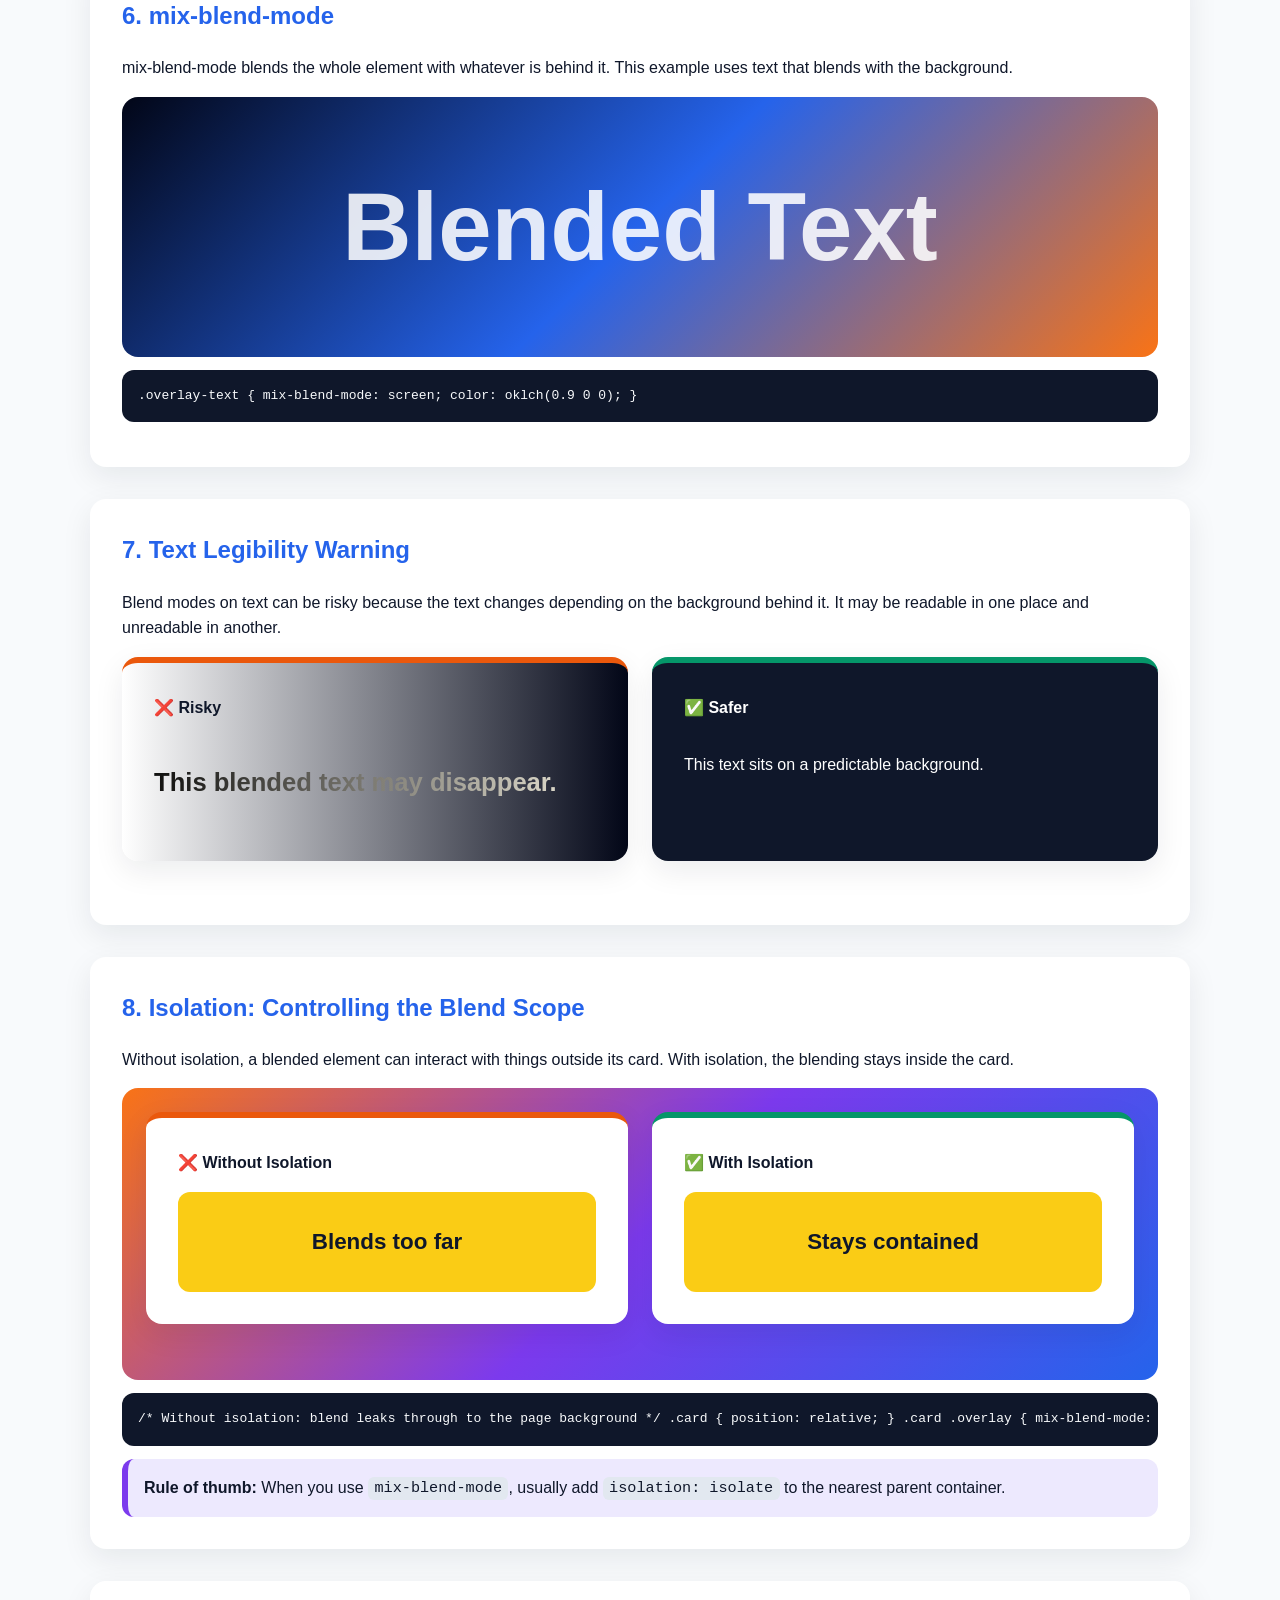
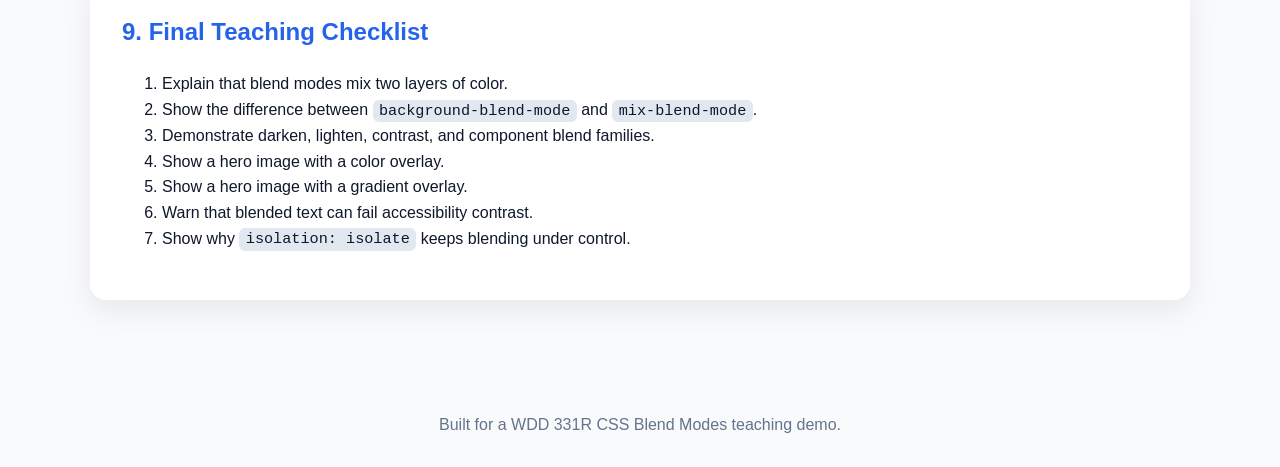
<file: vidFour/blend-modes.html>
<!DOCTYPE html>
<html lang="en">
<head>
  <meta charset="UTF-8" />
  <meta name="viewport" content="width=device-width, initial-scale=1.0" />

  <title>CSS Blend Modes Demo Page</title>

  <link rel="stylesheet" href="blend-modes.css" />
</head>

<body>

  <header>
    <h1>CSS Blend Modes Demo Page</h1>

    <p>
      Demo for understanding background-blend-mode,
      mix-blend-mode, blend mode families, text readability, and isolation.
    </p>
  </header>

  <main>

    <section class="card">
      <h2>1. What Are Blend Modes?</h2>

      <p>
        Blend modes control how two layers of color mix together.
        Instead of one layer simply covering another, the browser combines
        their colors to create effects like darkening, lightening, contrast,
        or color changes.
      </p>

      <div class="live-demo">
        <strong>Simple idea:</strong>
        Blend modes mix a top layer with a bottom layer.
      </div>
    </section>

    <section class="card">
      <h2>2. The Two CSS Blend Properties</h2>

      <div class="comparison">
        <div class="good card">
          <span class="label">background-blend-mode</span>

          <p>
            Blends an element’s own background layers together.
            This is usually safer and easier to control.
          </p>

<pre>.hero {
  background:
    blue,
    url('/images/hero.jpg') center / cover;
  background-blend-mode: multiply;
}</pre>
        </div>

        <div class="bad card">
          <span class="label">mix-blend-mode</span>

          <p>
            Blends the whole element with whatever is behind it on the page.
            This is powerful, but less predictable.
          </p>

<pre>.overlay-text {
  mix-blend-mode: screen;
}</pre>
        </div>
      </div>
    </section>

    <section class="card">
      <h2>3. Blend Mode Families</h2>

      <p>
        You do not need to memorize every blend mode formula.
        Instead, learn the main groups.
      </p>

      <div class="feature-grid">
        <div class="feature">
          <h3>Darken</h3>
          <code>multiply</code>
          <div class="blend-sample multiply">multiply</div>
          <p>Makes colors darker. White tends to disappear.</p>
        </div>

        <div class="feature">
          <h3>Lighten</h3>
          <code>screen</code>
          <div class="blend-sample screen">screen</div>
          <p>Makes colors lighter. Black tends to disappear.</p>
        </div>

        <div class="feature">
          <h3>Contrast</h3>
          <code>overlay</code>
          <div class="blend-sample overlay">overlay</div>
          <p>Adds contrast by mixing darkening and lightening.</p>
        </div>

        <div class="feature">
          <h3>Component</h3>
          <code>color</code>
          <div class="blend-sample color">color</div>
          <p>Changes color while keeping some original image detail.</p>
        </div>
      </div>
    </section>

    <section class="card">
      <h2>4. background-blend-mode: Color Wash</h2>

      <p>
        This example places a solid color over a photo and blends them together.
        The image becomes darker and tinted.
      </p>

      <div class="hero color-wash">
        <h3>Color Wash Over a Photo</h3>
      </div>

<pre>/* Color wash over a photo */
.hero {
    background:
        oklch(0.45 0.2 260),
        url('/images/hero.jpg') center / cover;
    background-blend-mode: multiply;

    /* background-position: center; */
    /* background-size: cover; */
}</pre>
    </section>

    <section class="card">
      <h2>5. background-blend-mode: Gradient Duotone</h2>

      <p>
        This example blends a warm-to-cool gradient over a photo.
        It creates a duotone effect without editing the image in Photoshop.
      </p>

      <div class="hero gradient-duotone">
        <h3>Gradient Duotone Effect</h3>
      </div>

<pre>/* Gradient duotone: warm to cool across the image */
.hero {
    background:
        linear-gradient(to right, oklch(0.5 0.2 30), oklch(0.4 0.2 280)),
        url('/images/hero.jpg') center / cover;
    background-blend-mode: overlay;
}</pre>
    </section>

    <section class="card">
      <h2>6. mix-blend-mode</h2>

      <p>
        mix-blend-mode blends the whole element with whatever is behind it.
        This example uses text that blends with the background.
      </p>

      <div class="mix-demo">
        <span class="overlay-text">Blended Text</span>
      </div>

<pre>.overlay-text { mix-blend-mode: screen; color: oklch(0.9 0 0); }</pre>
    </section>

    <section class="card">
      <h2>7. Text Legibility Warning</h2>

      <p>
        Blend modes on text can be risky because the text changes depending
        on the background behind it. It may be readable in one place and
        unreadable in another.
      </p>

      <div class="comparison">
        <div class="bad card risky-text-demo">
          <span class="label">❌ Risky</span>
          <p class="blended-warning">This blended text may disappear.</p>
        </div>

        <div class="good card safe-text-demo">
          <span class="label">✅ Safer</span>
          <p>This text sits on a predictable background.</p>
        </div>
      </div>
    </section>

    <section class="card">
      <h2>8. Isolation: Controlling the Blend Scope</h2>

      <p>
        Without isolation, a blended element can interact with things outside
        its card. With isolation, the blending stays inside the card.
      </p>

      <div class="comparison colorful-page-bg">
        <div class="bad card no-isolation-card">
          <span class="label">❌ Without Isolation</span>
          <div class="overlay-box">Blends too far</div>
        </div>

        <div class="good card isolation-card">
          <span class="label">✅ With Isolation</span>
          <div class="overlay-box">Stays contained</div>
        </div>
      </div>

<pre>/* Without isolation: blend leaks through to the page background */ .card { position: relative; } .card .overlay { mix-blend-mode: multiply; /* This blends with the card AND whatever is behind the card */ } /* With isolation: blend stays inside the card */ .card { isolation: isolate; } .card .overlay { mix-blend-mode: multiply; /* This only blends with content inside the card */ }</pre>

      <div class="live-demo">
        <strong>Rule of thumb:</strong>
        When you use <code>mix-blend-mode</code>, usually add
        <code>isolation: isolate</code> to the nearest parent container.
      </div>
    </section>

    <section class="card">
      <h2>9. Final Teaching Checklist</h2>

      <ol>
        <li>Explain that blend modes mix two layers of color.</li>
        <li>Show the difference between <code>background-blend-mode</code> and <code>mix-blend-mode</code>.</li>
        <li>Demonstrate darken, lighten, contrast, and component blend families.</li>
        <li>Show a hero image with a color overlay.</li>
        <li>Show a hero image with a gradient overlay.</li>
        <li>Warn that blended text can fail accessibility contrast.</li>
        <li>Show why <code>isolation: isolate</code> keeps blending under control.</li>
      </ol>
    </section>

  </main>

  <footer>
    Built for a WDD 331R CSS Blend Modes teaching demo.
  </footer>

</body>
</html>
</file>
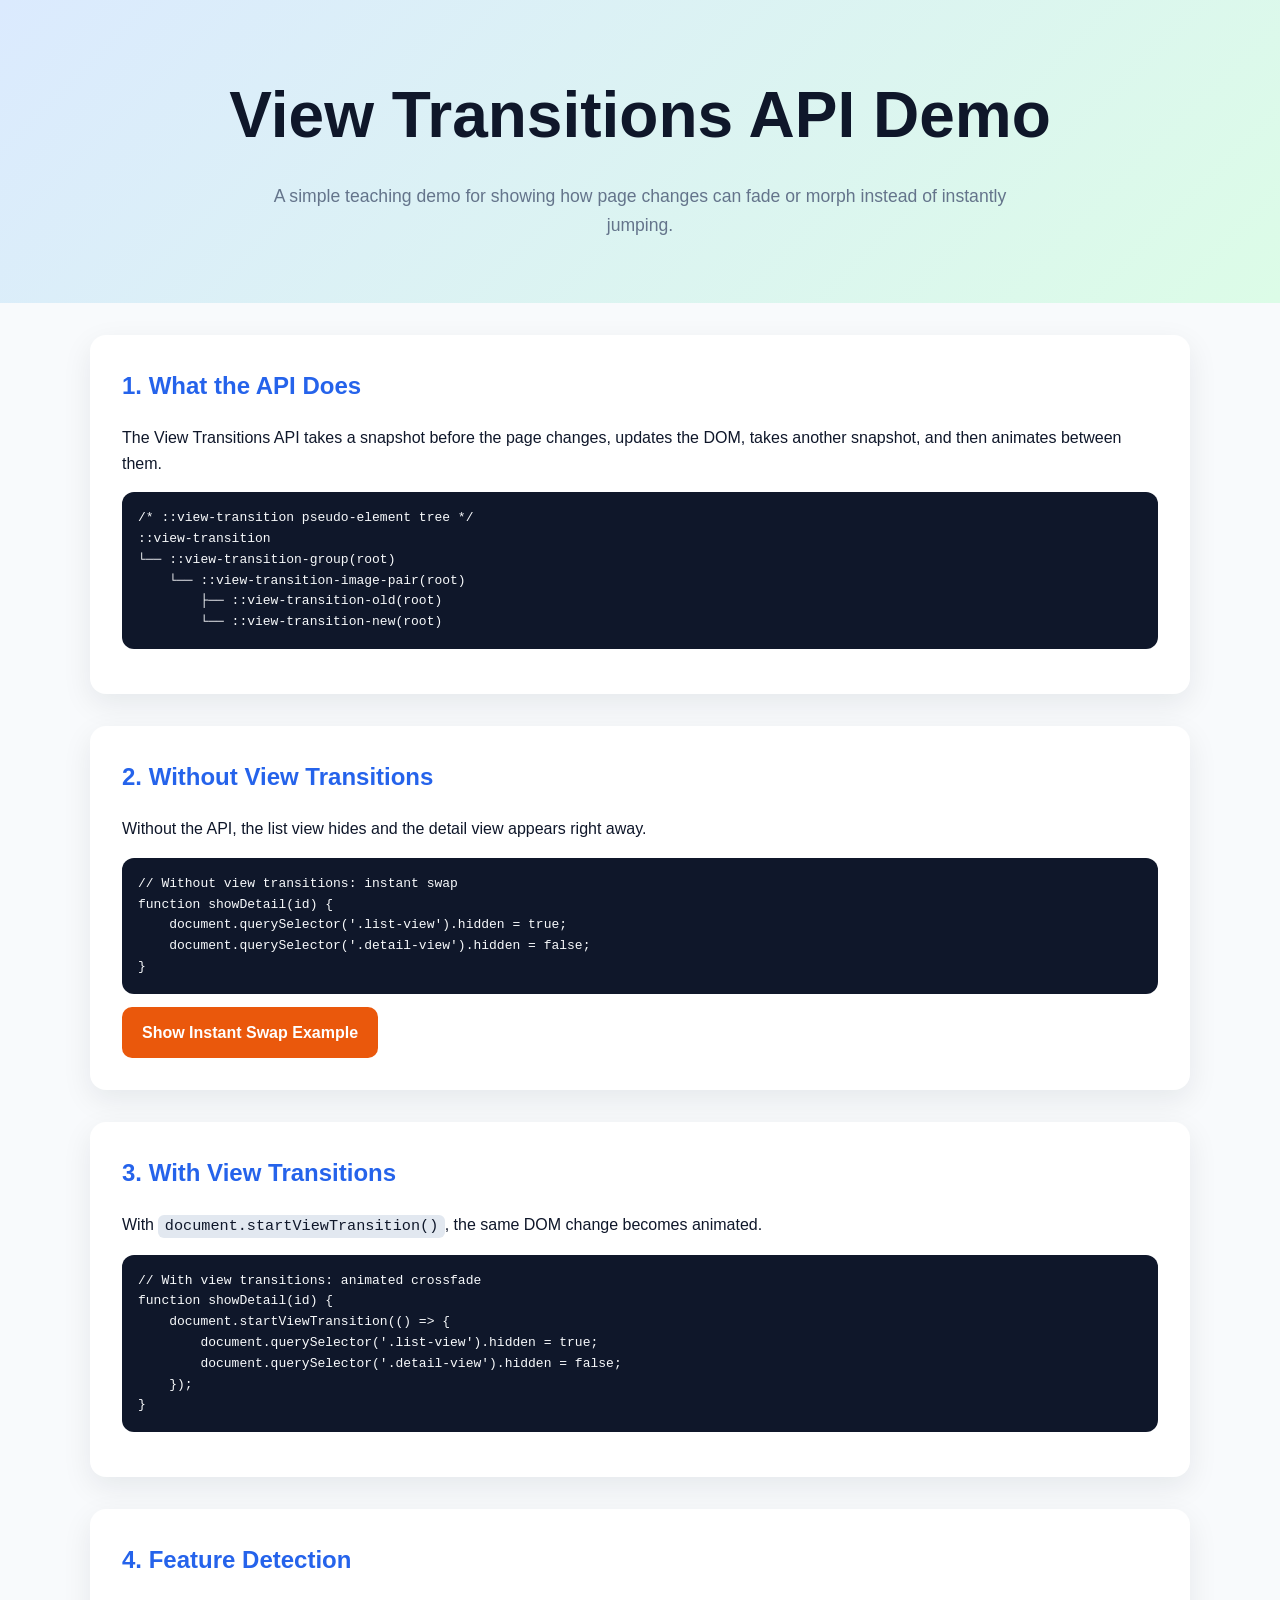
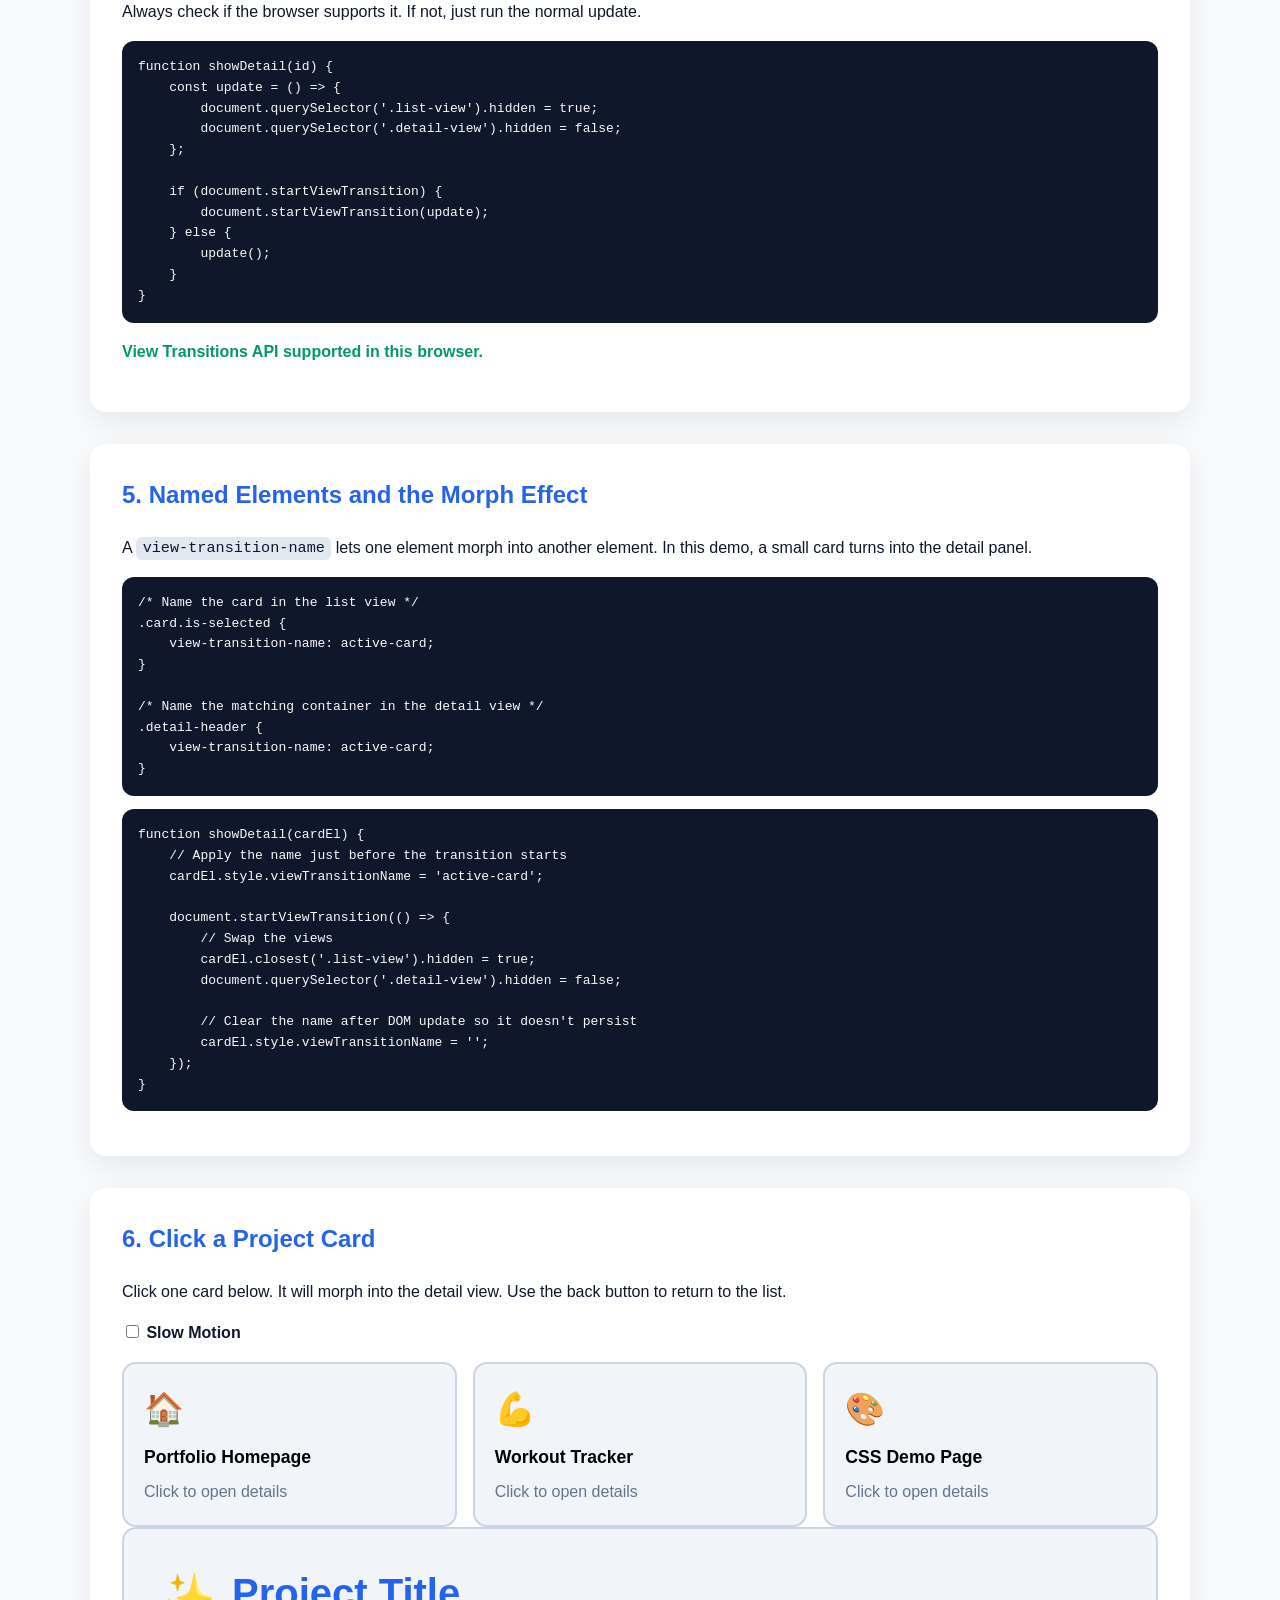
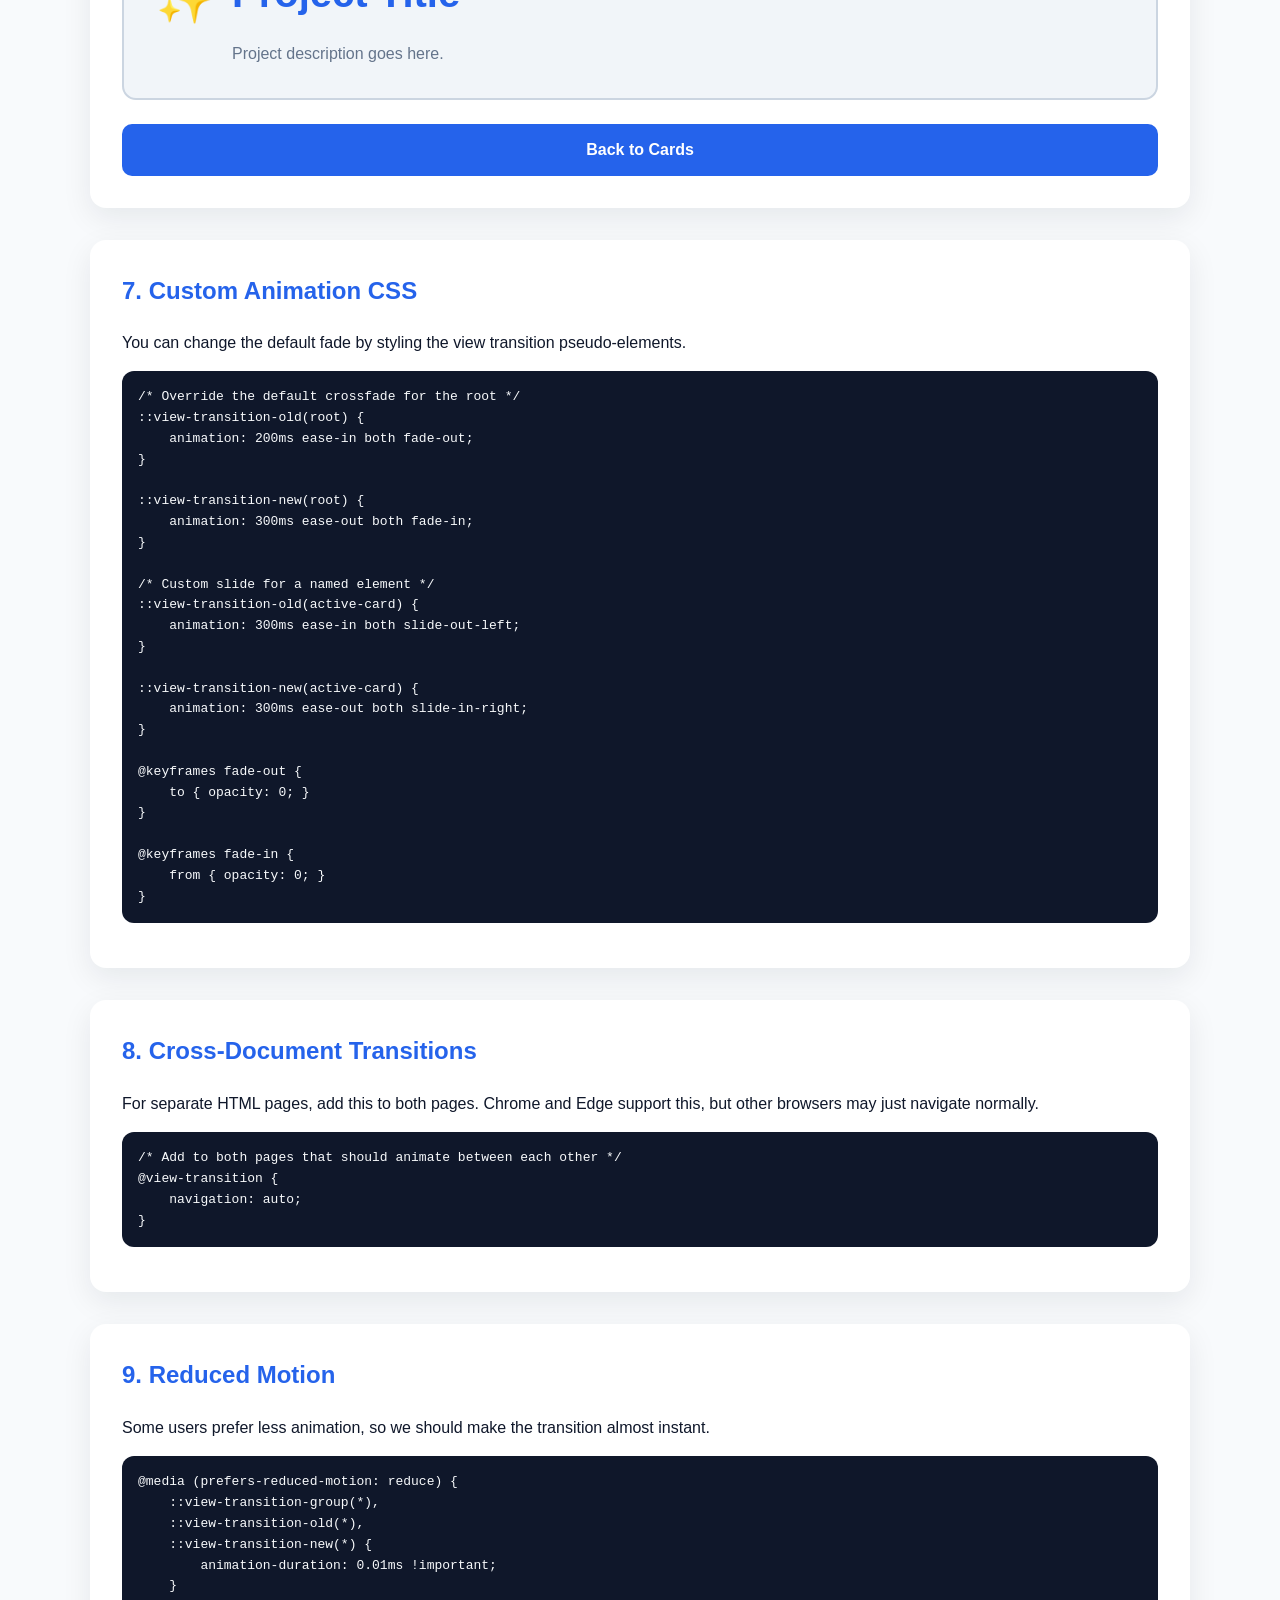
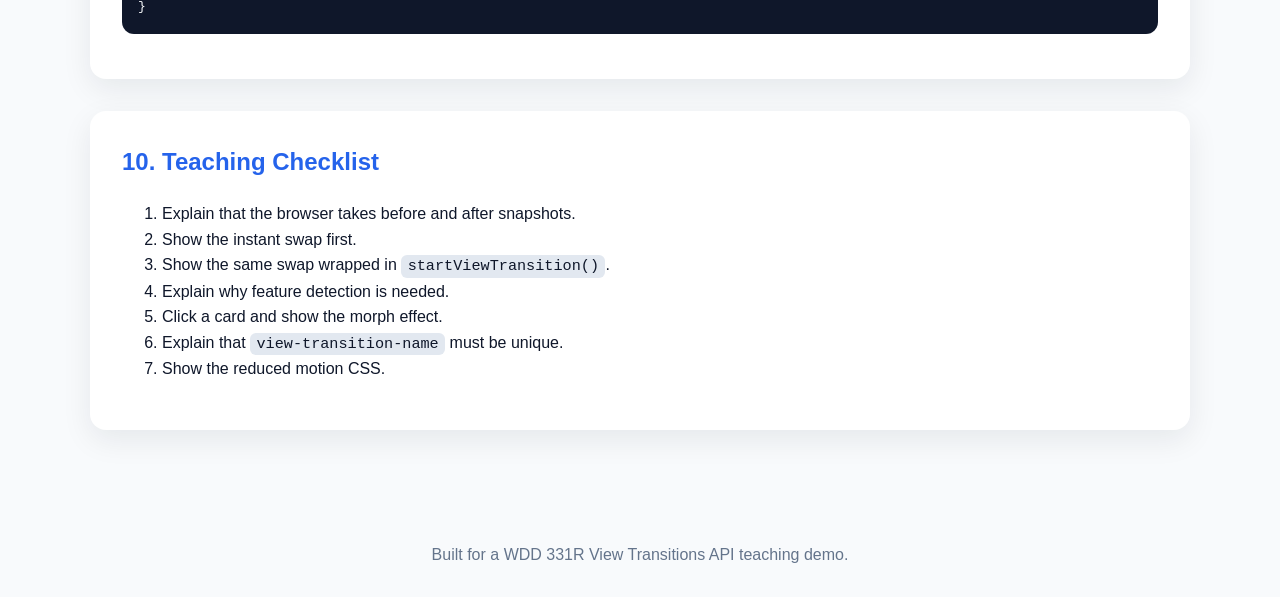
<file: vidNine/view-transitions-demo.html>
<!DOCTYPE html>
<html lang="en">
<head>
  <meta charset="UTF-8" />
  <meta name="viewport" content="width=device-width, initial-scale=1.0" />

  <title>View Transitions API Demo</title>

  <link rel="stylesheet" href="view-transitions.css" />
  <script src="view-transitions.js" defer></script>
</head>

<body>
  <header>
    <h1>View Transitions API Demo</h1>
    <p>
      A simple teaching demo for showing how page changes can fade or morph
      instead of instantly jumping.
    </p>
  </header>

  <main>
    <section class="card">
      <h2>1. What the API Does</h2>
      <p>
        The View Transitions API takes a snapshot before the page changes,
        updates the DOM, takes another snapshot, and then animates between them.
      </p>

<pre>/* ::view-transition pseudo-element tree */
::view-transition
└── ::view-transition-group(root)
    └── ::view-transition-image-pair(root)
        ├── ::view-transition-old(root)
        └── ::view-transition-new(root)</pre>
    </section>

    <section class="card">
      <h2>2. Without View Transitions</h2>
      <p>
        Without the API, the list view hides and the detail view appears right away.
      </p>

<pre>// Without view transitions: instant swap
function showDetail(id) {
    document.querySelector('.list-view').hidden = true;
    document.querySelector('.detail-view').hidden = false;
}</pre>

    <button class="button secondary" id="instant-demo-button">
    Show Instant Swap Example
    </button>
    </section>

    <section class="card">
      <h2>3. With View Transitions</h2>
      <p>
        With <code>document.startViewTransition()</code>, the same DOM change becomes animated.
      </p>

<pre>// With view transitions: animated crossfade
function showDetail(id) {
    document.startViewTransition(() => {
        document.querySelector('.list-view').hidden = true;
        document.querySelector('.detail-view').hidden = false;
    });
}</pre>
    </section>

    <section class="card">
      <h2>4. Feature Detection</h2>
      <p>
        Always check if the browser supports it. If not, just run the normal update.
      </p>

<pre>function showDetail(id) {
    const update = () => {
        document.querySelector('.list-view').hidden = true;
        document.querySelector('.detail-view').hidden = false;
    };

    if (document.startViewTransition) {
        document.startViewTransition(update);
    } else {
        update();
    }
}</pre>

      <p class="support-message" id="support-message"></p>
    </section>

    <section class="card">
      <h2>5. Named Elements and the Morph Effect</h2>
      <p>
        A <code>view-transition-name</code> lets one element morph into another element.
        In this demo, a small card turns into the detail panel.
      </p>

<pre>/* Name the card in the list view */
.card.is-selected {
    view-transition-name: active-card;
}

/* Name the matching container in the detail view */
.detail-header {
    view-transition-name: active-card;
}</pre>

<pre>function showDetail(cardEl) {
    // Apply the name just before the transition starts
    cardEl.style.viewTransitionName = 'active-card';

    document.startViewTransition(() => {
        // Swap the views
        cardEl.closest('.list-view').hidden = true;
        document.querySelector('.detail-view').hidden = false;

        // Clear the name after DOM update so it doesn't persist
        cardEl.style.viewTransitionName = '';
    });
}</pre>
    </section>

    <section class="card demo-area">
      <h2>6. Click a Project Card</h2>
      <p>
        Click one card below. It will morph into the detail view. Use the back
        button to return to the list.
      </p>

      <div class="controls">
        <label>
          <input type="checkbox" id="slow-motion" />
          Slow Motion
        </label>
      </div>

      <div class="list-view">
        <button class="project-card" data-title="Portfolio Homepage" data-description="This project shows a clean homepage layout with cards, spacing, and responsive design.">
          <span class="project-icon">🏠</span>
          <strong>Portfolio Homepage</strong>
          <span>Click to open details</span>
        </button>

        <button class="project-card" data-title="Workout Tracker" data-description="This project tracks workouts, goals, and progress using a simple dashboard layout.">
          <span class="project-icon">💪</span>
          <strong>Workout Tracker</strong>
          <span>Click to open details</span>
        </button>

        <button class="project-card" data-title="CSS Demo Page" data-description="This project teaches a CSS topic with examples, code blocks, and a live demo section.">
          <span class="project-icon">🎨</span>
          <strong>CSS Demo Page</strong>
          <span>Click to open details</span>
        </button>
      </div>

      <div class="detail-view" hidden>
        <div class="detail-header">
          <span class="detail-icon" id="detail-icon">✨</span>
          <div>
            <h3 id="detail-title">Project Title</h3>
            <p id="detail-description">Project description goes here.</p>
          </div>
        </div>

        <button class="button" id="back-button">Back to Cards</button>
      </div>
    </section>

    <section class="card">
      <h2>7. Custom Animation CSS</h2>
      <p>
        You can change the default fade by styling the view transition pseudo-elements.
      </p>

<pre>/* Override the default crossfade for the root */
::view-transition-old(root) {
    animation: 200ms ease-in both fade-out;
}

::view-transition-new(root) {
    animation: 300ms ease-out both fade-in;
}

/* Custom slide for a named element */
::view-transition-old(active-card) {
    animation: 300ms ease-in both slide-out-left;
}

::view-transition-new(active-card) {
    animation: 300ms ease-out both slide-in-right;
}

@keyframes fade-out {
    to { opacity: 0; }
}

@keyframes fade-in {
    from { opacity: 0; }
}</pre>
    </section>

    <section class="card">
      <h2>8. Cross-Document Transitions</h2>
      <p>
        For separate HTML pages, add this to both pages. Chrome and Edge support
        this, but other browsers may just navigate normally.
      </p>

<pre>/* Add to both pages that should animate between each other */
@view-transition {
    navigation: auto;
}</pre>
    </section>

    <section class="card">
      <h2>9. Reduced Motion</h2>
      <p>
        Some users prefer less animation, so we should make the transition almost instant.
      </p>

<pre>@media (prefers-reduced-motion: reduce) {
    ::view-transition-group(*),
    ::view-transition-old(*),
    ::view-transition-new(*) {
        animation-duration: 0.01ms !important;
    }
}</pre>
    </section>

    <section class="card">
      <h2>10. Teaching Checklist</h2>
      <ol>
        <li>Explain that the browser takes before and after snapshots.</li>
        <li>Show the instant swap first.</li>
        <li>Show the same swap wrapped in <code>startViewTransition()</code>.</li>
        <li>Explain why feature detection is needed.</li>
        <li>Click a card and show the morph effect.</li>
        <li>Explain that <code>view-transition-name</code> must be unique.</li>
        <li>Show the reduced motion CSS.</li>
      </ol>
    </section>
  </main>

  <footer>
    Built for a WDD 331R View Transitions API teaching demo.
  </footer>
</body>
</html>
</file>
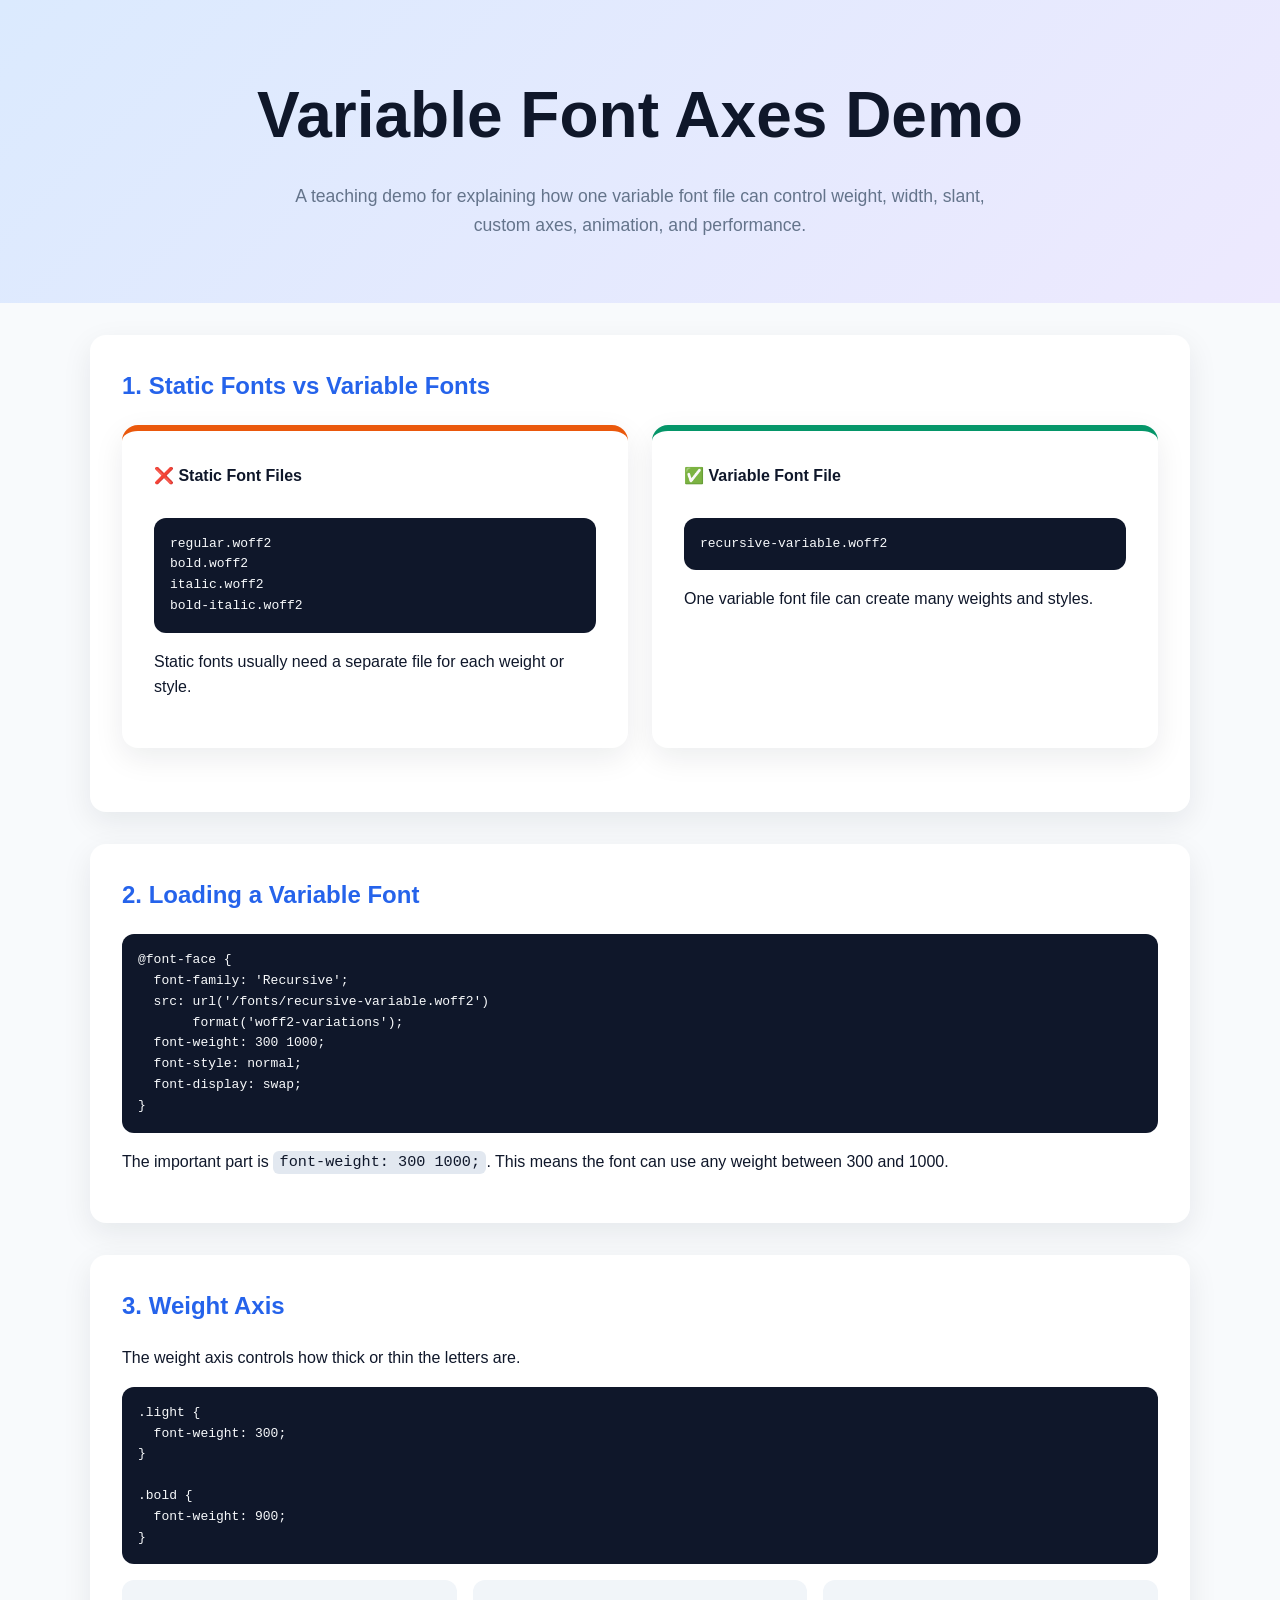
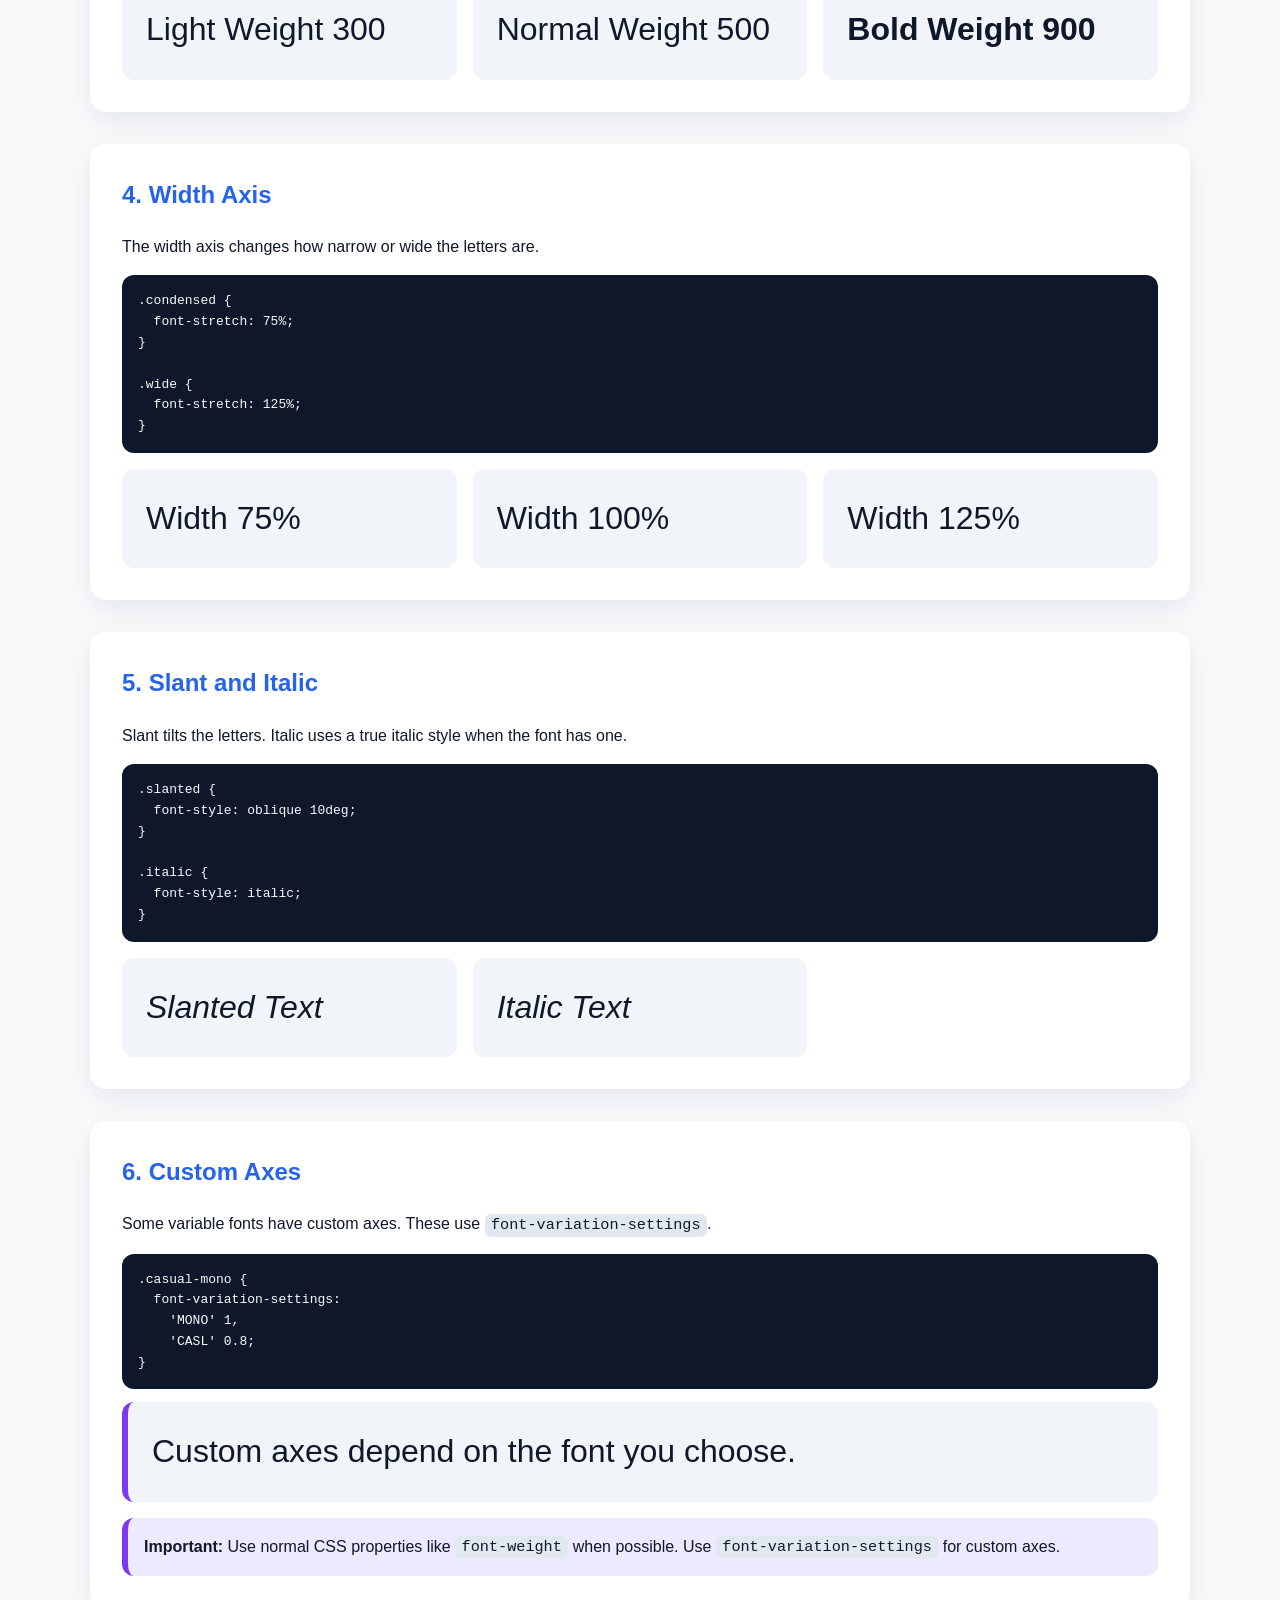
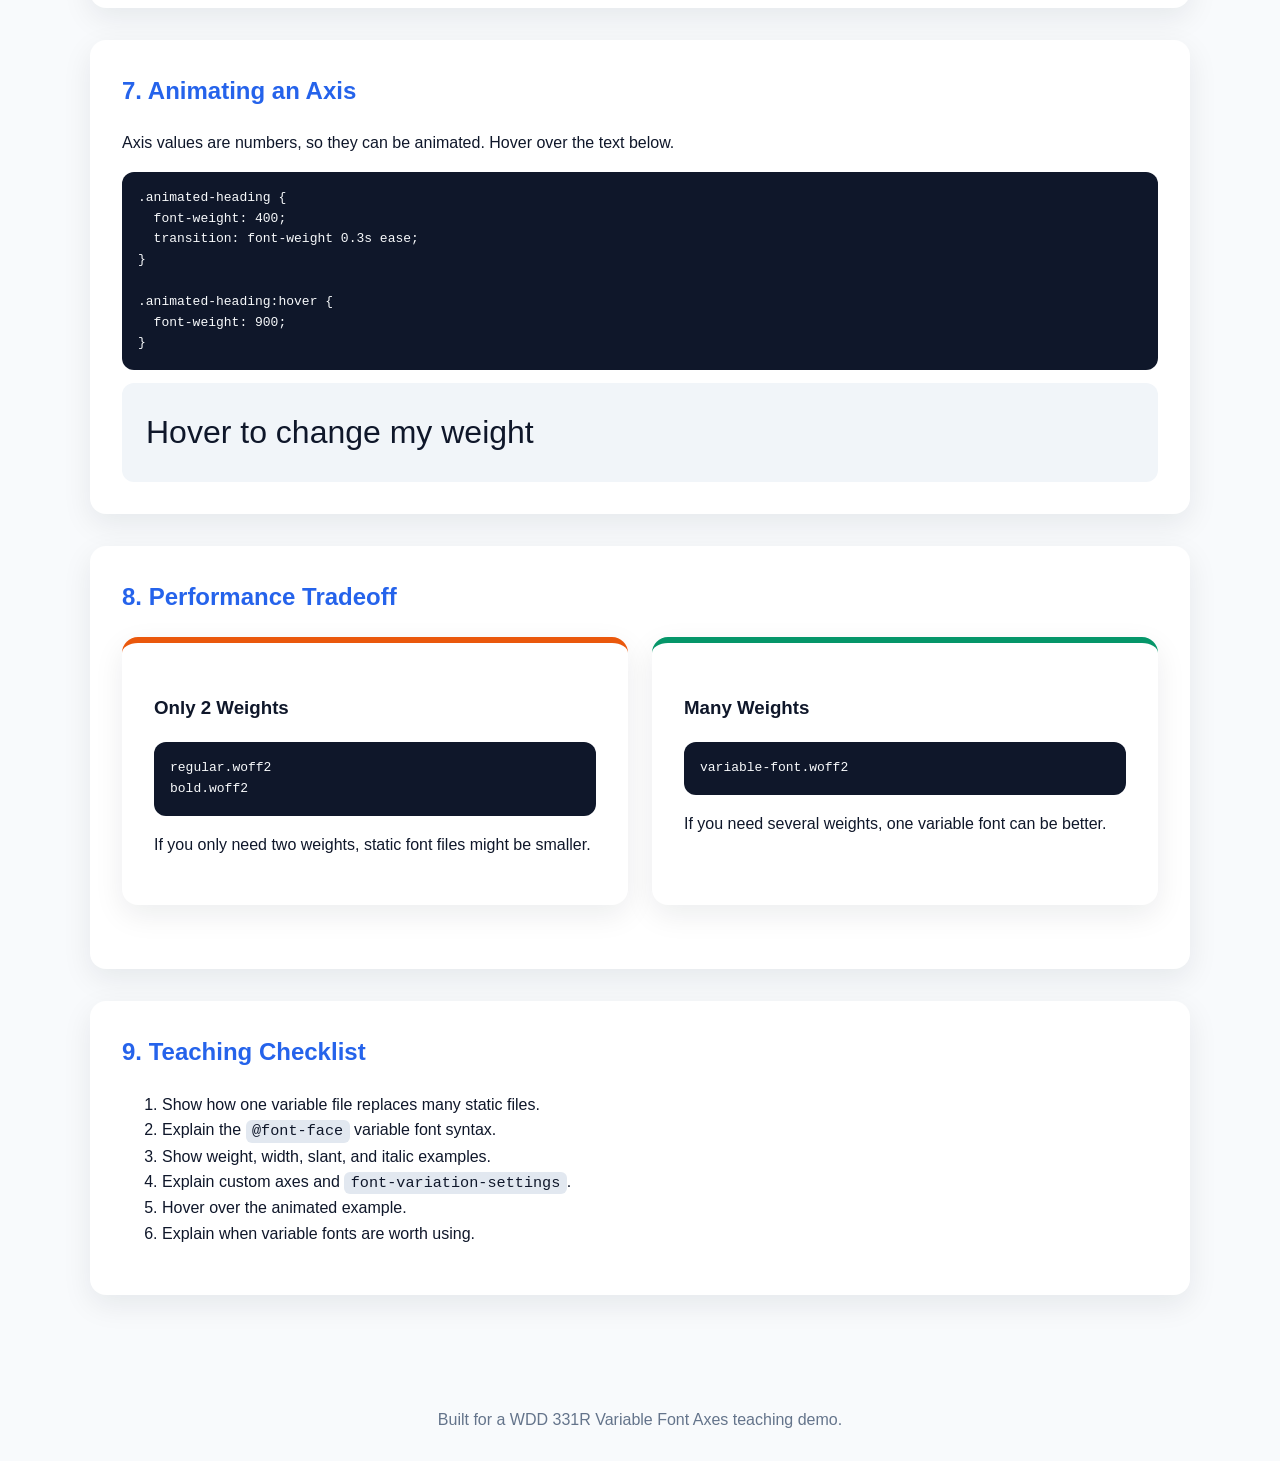
<file: vidSeven/typography-demo.html>
<!DOCTYPE html>
<html lang="en">
<head>
  <meta charset="UTF-8" />
  <meta name="viewport" content="width=device-width, initial-scale=1.0" />

  <title>Variable Font Axes Demo</title>

  <link rel="stylesheet" href="typography-demo.css" />
</head>

<body>

  <header>
    <h1>Variable Font Axes Demo</h1>
    <p>
      A teaching demo for explaining how one variable font file can control
      weight, width, slant, custom axes, animation, and performance.
    </p>
  </header>

  <main>

    <section class="card">
      <h2>1. Static Fonts vs Variable Fonts</h2>

      <div class="comparison">
        <div class="bad card">
          <span class="label">❌ Static Font Files</span>

<pre>regular.woff2
bold.woff2
italic.woff2
bold-italic.woff2</pre>

          <p>
            Static fonts usually need a separate file for each weight or style.
          </p>
        </div>

        <div class="good card">
          <span class="label">✅ Variable Font File</span>

<pre>recursive-variable.woff2</pre>

          <p>
            One variable font file can create many weights and styles.
          </p>
        </div>
      </div>
    </section>

    <section class="card">
      <h2>2. Loading a Variable Font</h2>

<pre>@font-face {
  font-family: 'Recursive';
  src: url('/fonts/recursive-variable.woff2')
       format('woff2-variations');
  font-weight: 300 1000;
  font-style: normal;
  font-display: swap;
}</pre>

      <p>
        The important part is <code>font-weight: 300 1000;</code>.
        This means the font can use any weight between 300 and 1000.
      </p>
    </section>

    <section class="card">
      <h2>3. Weight Axis</h2>

      <p>
        The weight axis controls how thick or thin the letters are.
      </p>

<pre>.light {
  font-weight: 300;
}

.bold {
  font-weight: 900;
}</pre>

      <div class="axis-examples">
        <div class="weight-light">Light Weight 300</div>
        <div class="weight-normal">Normal Weight 500</div>
        <div class="weight-bold">Bold Weight 900</div>
      </div>
    </section>

    <section class="card">
      <h2>4. Width Axis</h2>

      <p>
        The width axis changes how narrow or wide the letters are.
      </p>

<pre>.condensed {
  font-stretch: 75%;
}

.wide {
  font-stretch: 125%;
}</pre>

        <div class="axis-examples">
            <div class="width-small">Width 75%</div>
            <div class="width-normal">Width 100%</div>
            <div class="width-large">Width 125%</div>
        </div>
    </section>

    <section class="card">
      <h2>5. Slant and Italic</h2>

      <p>
        Slant tilts the letters. Italic uses a true italic style when the font has one.
      </p>

<pre>.slanted {
  font-style: oblique 10deg;
}

.italic {
  font-style: italic;
}</pre>

      <div class="axis-examples">
        <div class="slanted">Slanted Text</div>
        <div class="italic">Italic Text</div>
      </div>
    </section>

    <section class="card">
      <h2>6. Custom Axes</h2>

      <p>
        Some variable fonts have custom axes. These use
        <code>font-variation-settings</code>.
      </p>

<pre>.casual-mono {
  font-variation-settings:
    'MONO' 1,
    'CASL' 0.8;
}</pre>

      <div class="custom-axis-demo">
        Custom axes depend on the font you choose.
      </div>

      <div class="live-demo">
        <strong>Important:</strong>
        Use normal CSS properties like <code>font-weight</code> when possible.
        Use <code>font-variation-settings</code> for custom axes.
      </div>
    </section>

    <section class="card">
      <h2>7. Animating an Axis</h2>

      <p>
        Axis values are numbers, so they can be animated.
        Hover over the text below.
      </p>

<pre>.animated-heading {
  font-weight: 400;
  transition: font-weight 0.3s ease;
}

.animated-heading:hover {
  font-weight: 900;
}</pre>

      <div class="animated-heading">
        Hover to change my weight
      </div>
    </section>

    <section class="card">
      <h2>8. Performance Tradeoff</h2>

      <div class="comparison">
        <div class="bad card">
          <h3>Only 2 Weights</h3>

<pre>regular.woff2
bold.woff2</pre>

          <p>
            If you only need two weights, static font files might be smaller.
          </p>
        </div>

        <div class="good card">
          <h3>Many Weights</h3>

<pre>variable-font.woff2</pre>

          <p>
            If you need several weights, one variable font can be better.
          </p>
        </div>
      </div>
    </section>

    <section class="card">
      <h2>9. Teaching Checklist</h2>

      <ol>
        <li>Show how one variable file replaces many static files.</li>
        <li>Explain the <code>@font-face</code> variable font syntax.</li>
        <li>Show weight, width, slant, and italic examples.</li>
        <li>Explain custom axes and <code>font-variation-settings</code>.</li>
        <li>Hover over the animated example.</li>
        <li>Explain when variable fonts are worth using.</li>
      </ol>
    </section>

  </main>

  <footer>
    Built for a WDD 331R Variable Font Axes teaching demo.
  </footer>

</body>
</html>
</file>
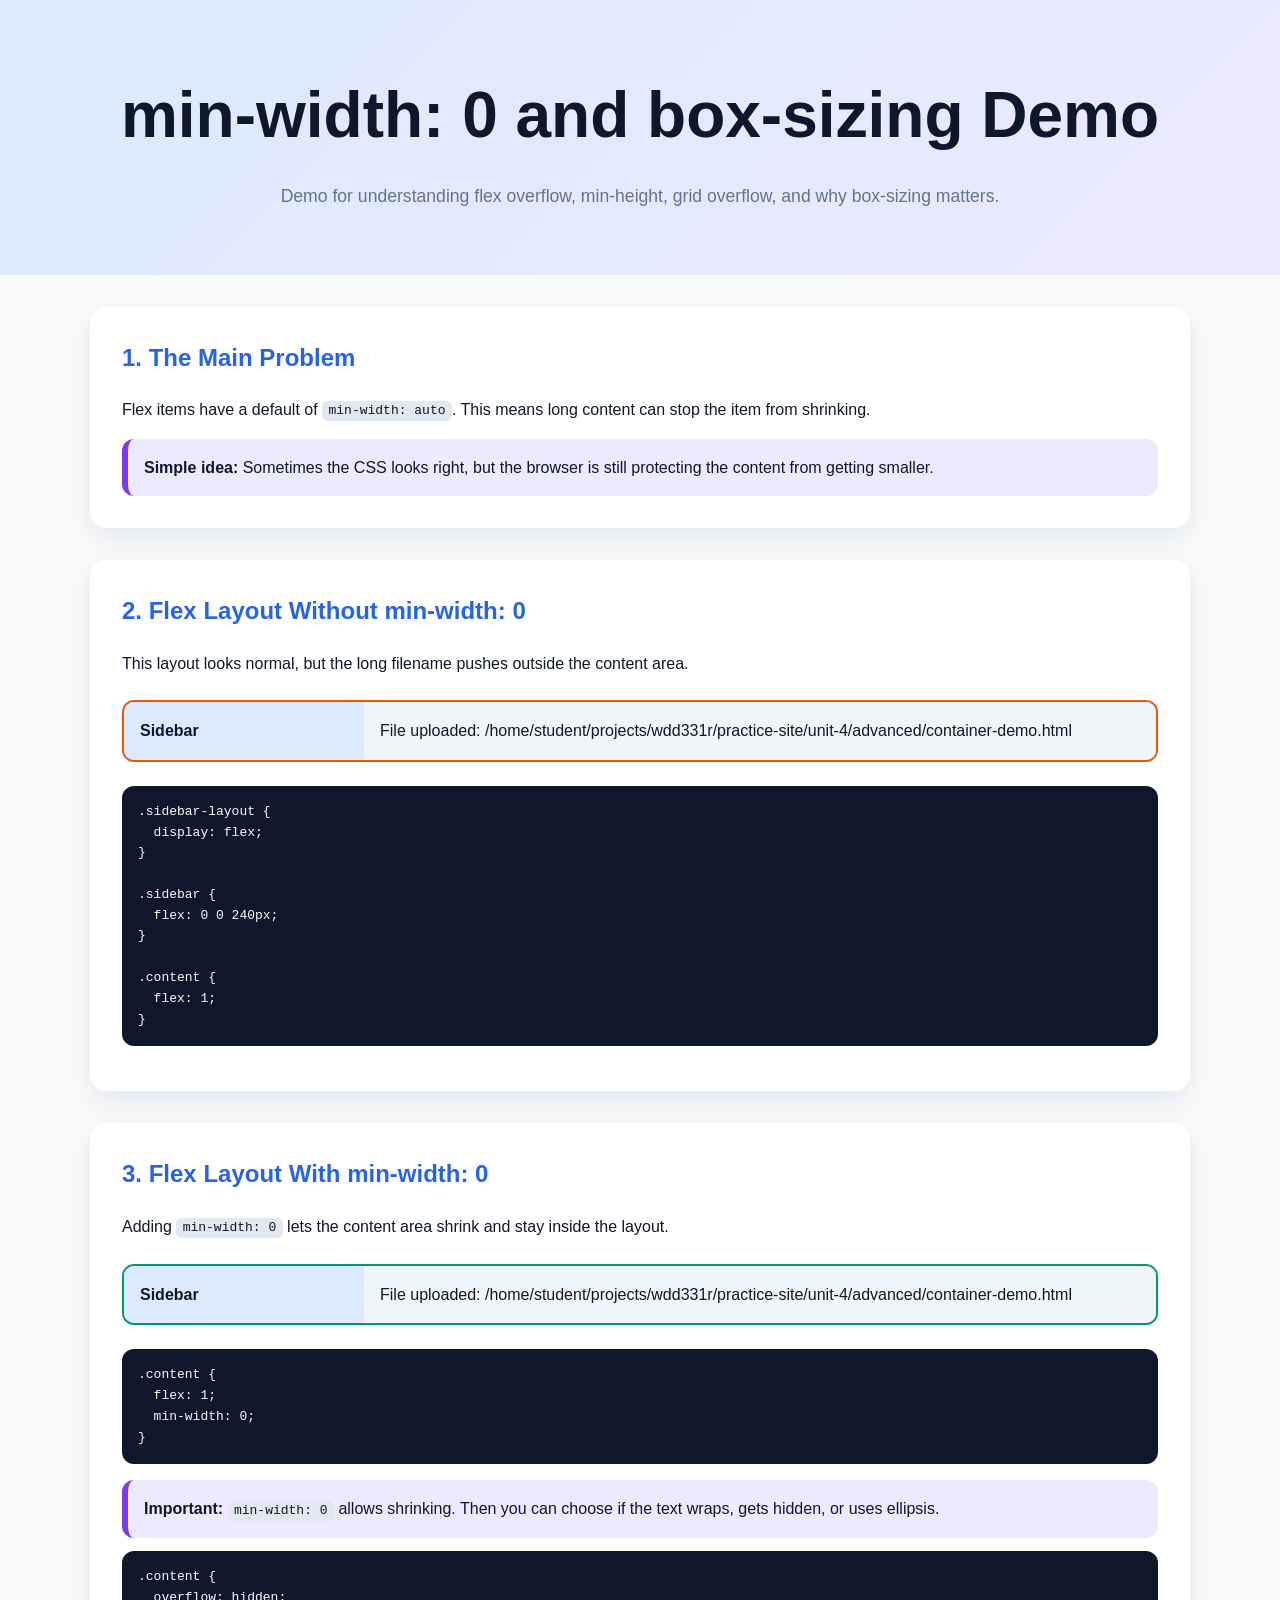
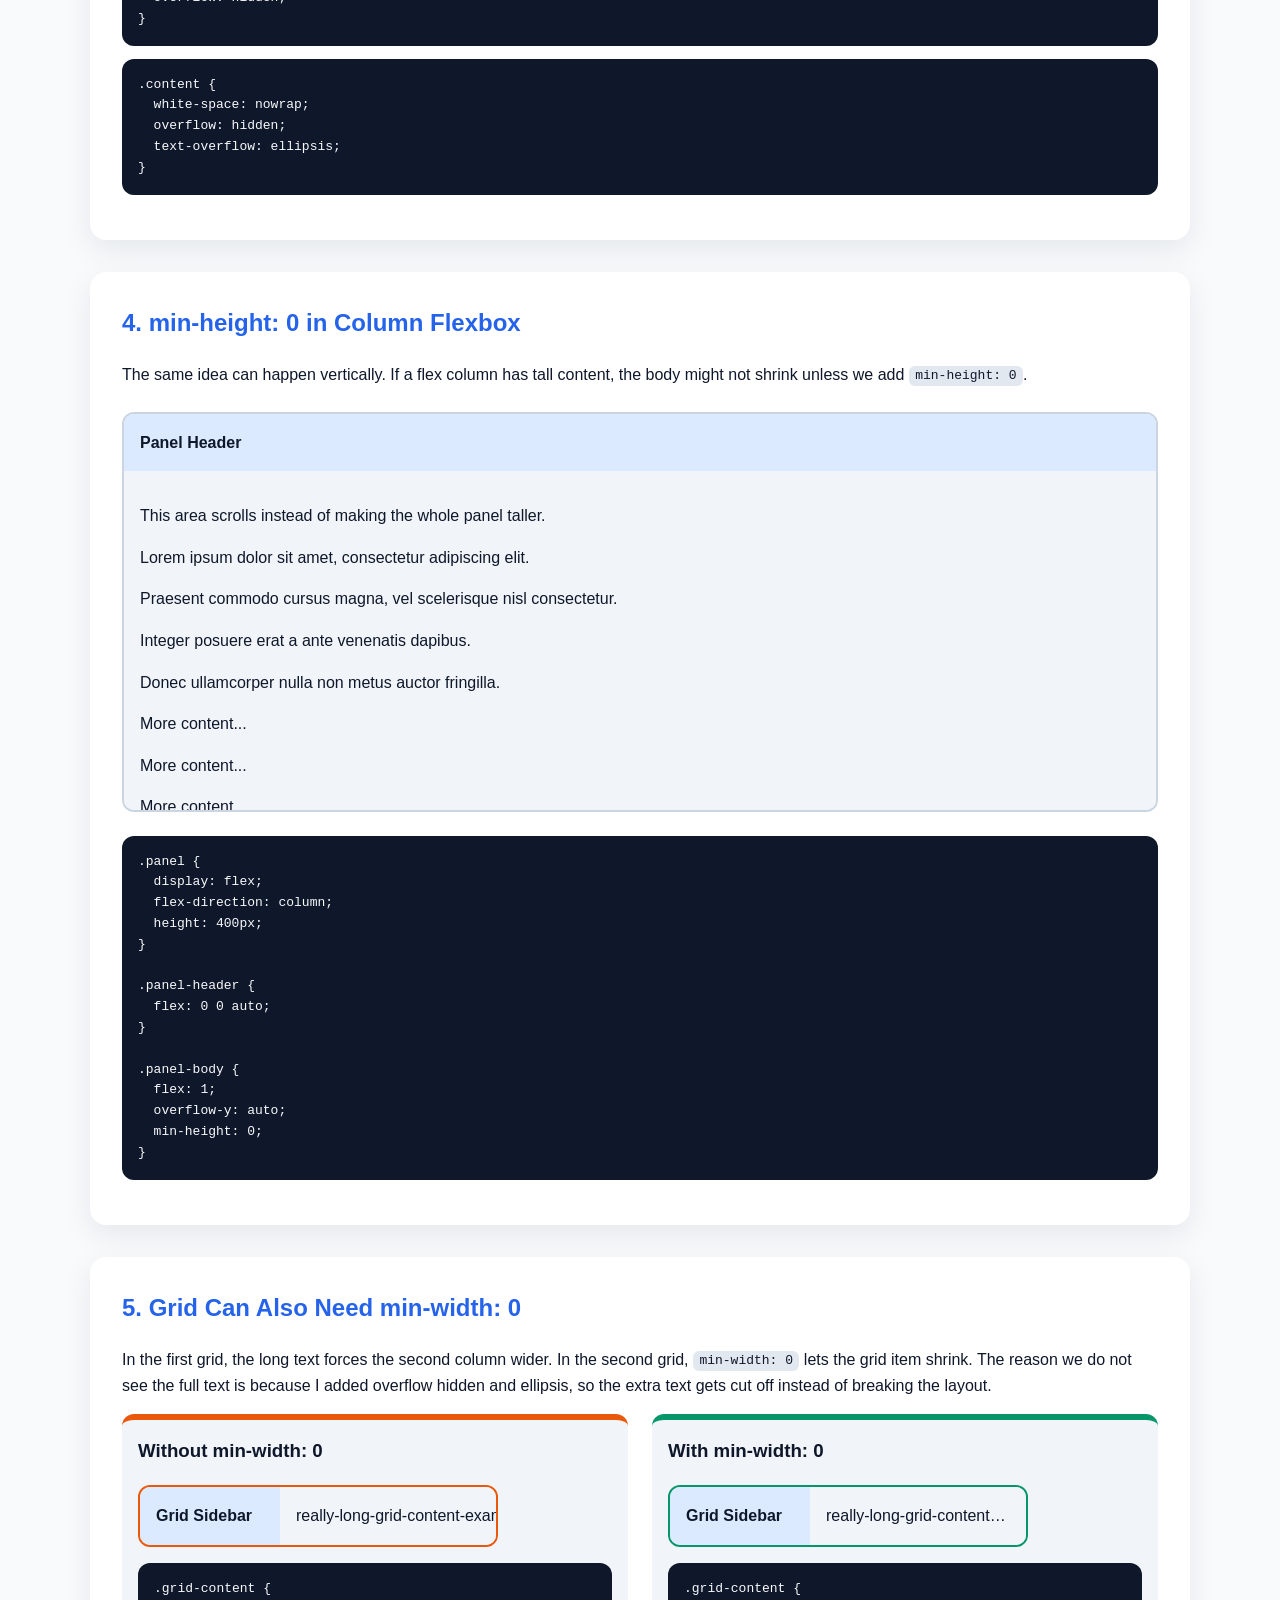
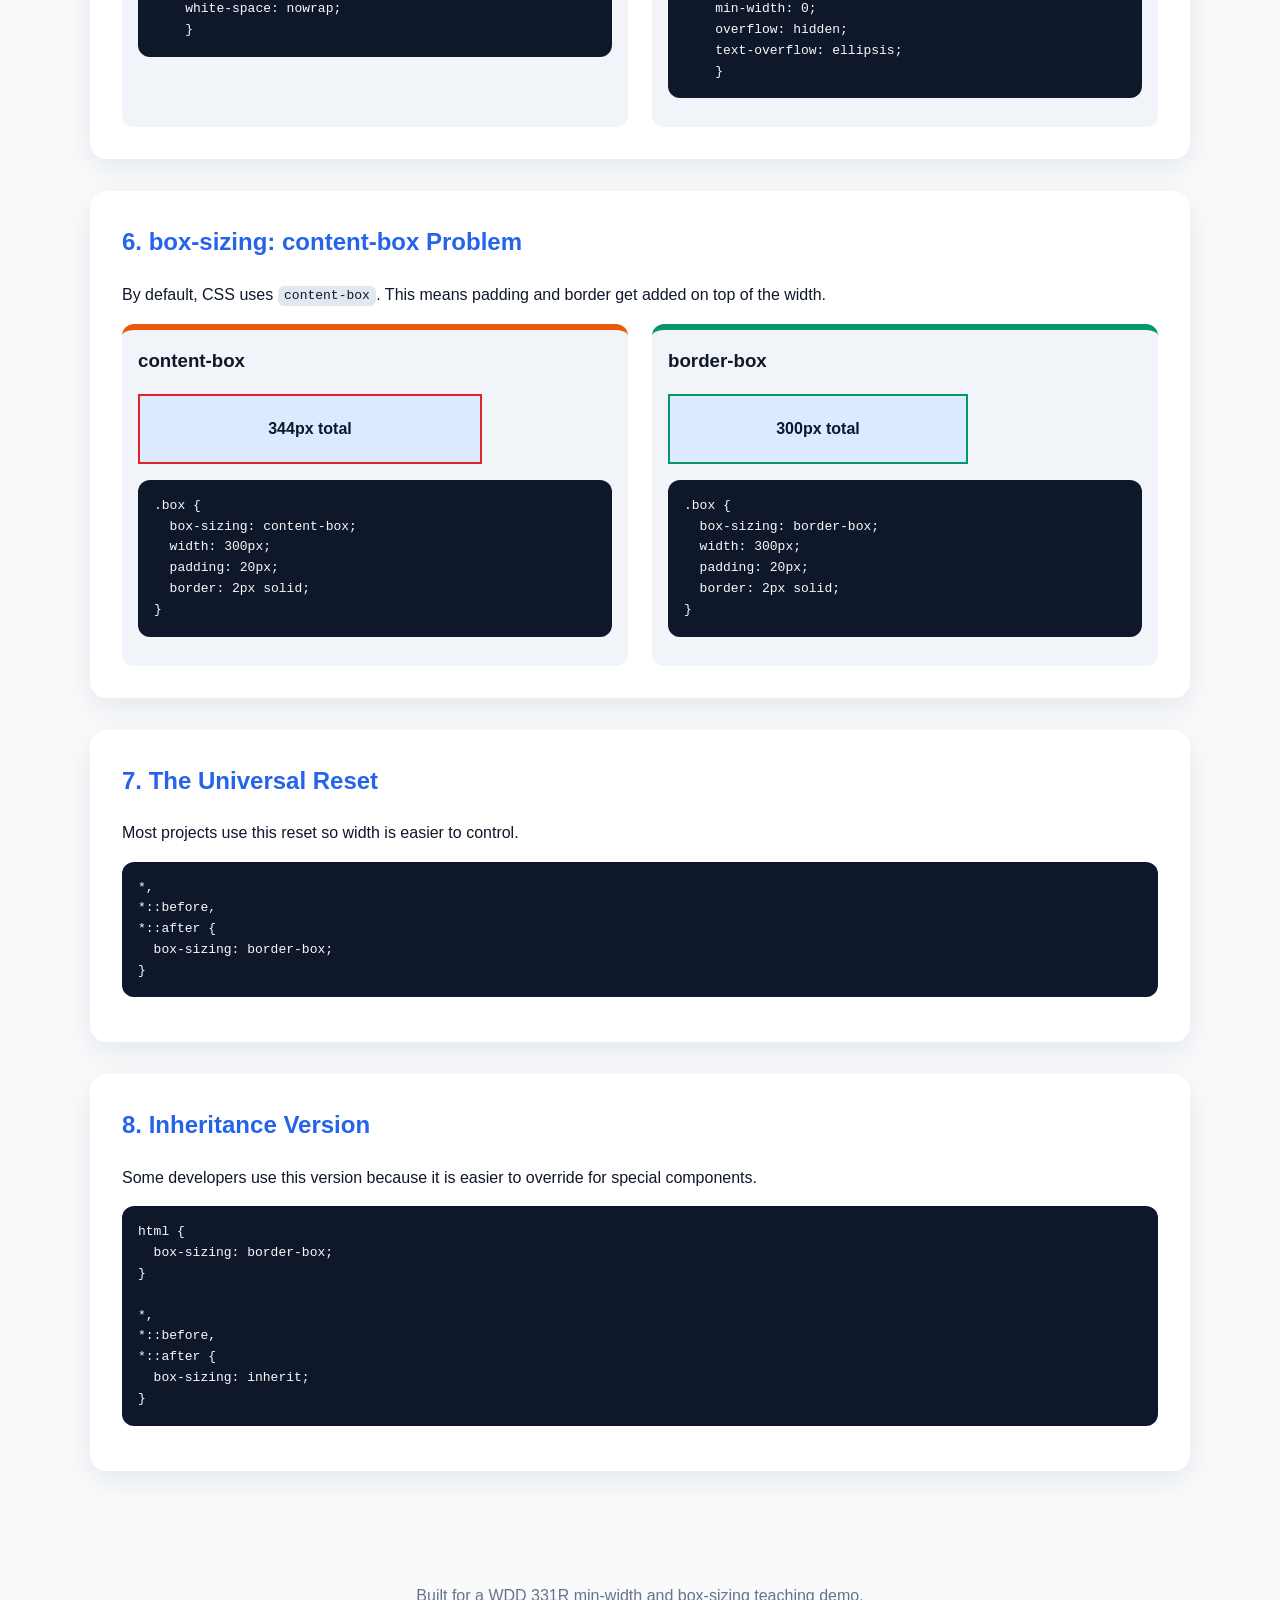
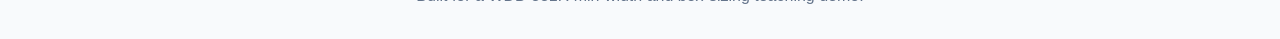
<file: vidSix/min-width-demo.html>
<!DOCTYPE html>
<html lang="en">
<head>
  <meta charset="UTF-8" />
  <meta name="viewport" content="width=device-width, initial-scale=1.0" />

  <title>min-width and box-sizing Demo</title>

  <link rel="stylesheet" href="min-width-demo.css" />
</head>

<body>

  <header>
    <h1>min-width: 0 and box-sizing Demo</h1>
    <p>
      Demo for understanding flex overflow, min-height, grid overflow,
      and why box-sizing matters.
    </p>
  </header>

  <main>

    <section class="card">
      <h2>1. The Main Problem</h2>
      <p>
        Flex items have a default of <code>min-width: auto</code>.
        This means long content can stop the item from shrinking.
      </p>

      <div class="live-demo">
        <strong>Simple idea:</strong>
        Sometimes the CSS looks right, but the browser is still protecting
        the content from getting smaller.
      </div>
    </section>

    <section class="card">
      <h2>2. Flex Layout Without min-width: 0</h2>

      <p>
        This layout looks normal, but the long filename pushes outside
        the content area.
      </p>

      <div class="sidebar-layout broken">
        <aside class="sidebar">Sidebar</aside>
        <div class="content">
          File uploaded:
          /home/student/projects/wdd331r/practice-site/unit-4/advanced/container-demo.html
        </div>
      </div>

<pre>.sidebar-layout {
  display: flex;
}

.sidebar {
  flex: 0 0 240px;
}

.content {
  flex: 1;
}</pre>
    </section>

    <section class="card">
      <h2>3. Flex Layout With min-width: 0</h2>

      <p>
        Adding <code>min-width: 0</code> lets the content area shrink
        and stay inside the layout.
      </p>

      <div class="sidebar-layout fixed">
        <aside class="sidebar">Sidebar</aside>
        <div class="content">
          File uploaded:
          /home/student/projects/wdd331r/practice-site/unit-4/advanced/container-demo.html
        </div>
      </div>

<pre>.content {
  flex: 1;
  min-width: 0;
}</pre>

      <div class="live-demo">
        <strong>Important:</strong>
        <code>min-width: 0</code> allows shrinking. Then you can choose
        if the text wraps, gets hidden, or uses ellipsis.
      </div>

<pre>.content {
  overflow: hidden;
}</pre>

<pre>.content {
  white-space: nowrap;
  overflow: hidden;
  text-overflow: ellipsis;
}</pre>
    </section>

    <section class="card">
      <h2>4. min-height: 0 in Column Flexbox</h2>

      <p>
        The same idea can happen vertically. If a flex column has tall
        content, the body might not shrink unless we add
        <code>min-height: 0</code>.
      </p>

      <div class="panel">
        <div class="panel-header">Panel Header</div>
        <div class="panel-body">
          <p>This area scrolls instead of making the whole panel taller.</p>
          <p>Lorem ipsum dolor sit amet, consectetur adipiscing elit.</p>
          <p>Praesent commodo cursus magna, vel scelerisque nisl consectetur.</p>
          <p>Integer posuere erat a ante venenatis dapibus.</p>
          <p>Donec ullamcorper nulla non metus auctor fringilla.</p>
          <p>More content...</p>
          <p>More content...</p>
          <p>More content...</p>
        </div>
      </div>

<pre>.panel {
  display: flex;
  flex-direction: column;
  height: 400px;
}

.panel-header {
  flex: 0 0 auto;
}

.panel-body {
  flex: 1;
  overflow-y: auto;
  min-height: 0;
}</pre>
    </section>

    <section class="card">
    <h2>5. Grid Can Also Need min-width: 0</h2>

    <p>
        In the first grid, the long text forces the second column wider.
        In the second grid, <code>min-width: 0</code> lets the grid item shrink. The reason we do not see the full text is because I added overflow hidden and ellipsis, so the extra text gets cut off instead of breaking the layout.
    </p>

    <div class="comparison">
        <div class="example bad">
        <h3>Without min-width: 0</h3>

        <div class="grid-layout grid-broken">
            <aside class="sidebar">Grid Sidebar</aside>
            <div class="grid-content">
            really-long-grid-content-example-that-does-not-break-easily.html
            </div>
        </div>

    <pre>.grid-content {
    white-space: nowrap;
    }</pre>
        </div>

        <div class="example good">
        <h3>With min-width: 0</h3>

        <div class="grid-layout grid-fixed">
            <aside class="sidebar">Grid Sidebar</aside>
            <div class="grid-content">
            really-long-grid-content-example-that-does-not-break-easily.html
            </div>
        </div>

    <pre>.grid-content {
    min-width: 0;
    overflow: hidden;
    text-overflow: ellipsis;
    }</pre>
        </div>
    </div>
    </section>

    <section class="card">
      <h2>6. box-sizing: content-box Problem</h2>

      <p>
        By default, CSS uses <code>content-box</code>. This means padding
        and border get added on top of the width.
      </p>

      <div class="comparison">
        <div class="example bad">
          <h3>content-box</h3>
          <div class="box content-box">344px total</div>

<pre>.box {
  box-sizing: content-box;
  width: 300px;
  padding: 20px;
  border: 2px solid;
}</pre>
        </div>

        <div class="example good">
          <h3>border-box</h3>
          <div class="box border-box">300px total</div>

<pre>.box {
  box-sizing: border-box;
  width: 300px;
  padding: 20px;
  border: 2px solid;
}</pre>
        </div>
      </div>
    </section>

    <section class="card">
      <h2>7. The Universal Reset</h2>

      <p>
        Most projects use this reset so width is easier to control.
      </p>

<pre>*,
*::before,
*::after {
  box-sizing: border-box;
}</pre>
    </section>

    <section class="card">
      <h2>8. Inheritance Version</h2>

      <p>
        Some developers use this version because it is easier to override
        for special components.
      </p>

<pre>html {
  box-sizing: border-box;
}

*,
*::before,
*::after {
  box-sizing: inherit;
}</pre>
    </section>


  </main>

  <footer>
    Built for a WDD 331R min-width and box-sizing teaching demo.
  </footer>

</body>
</html>
</file>
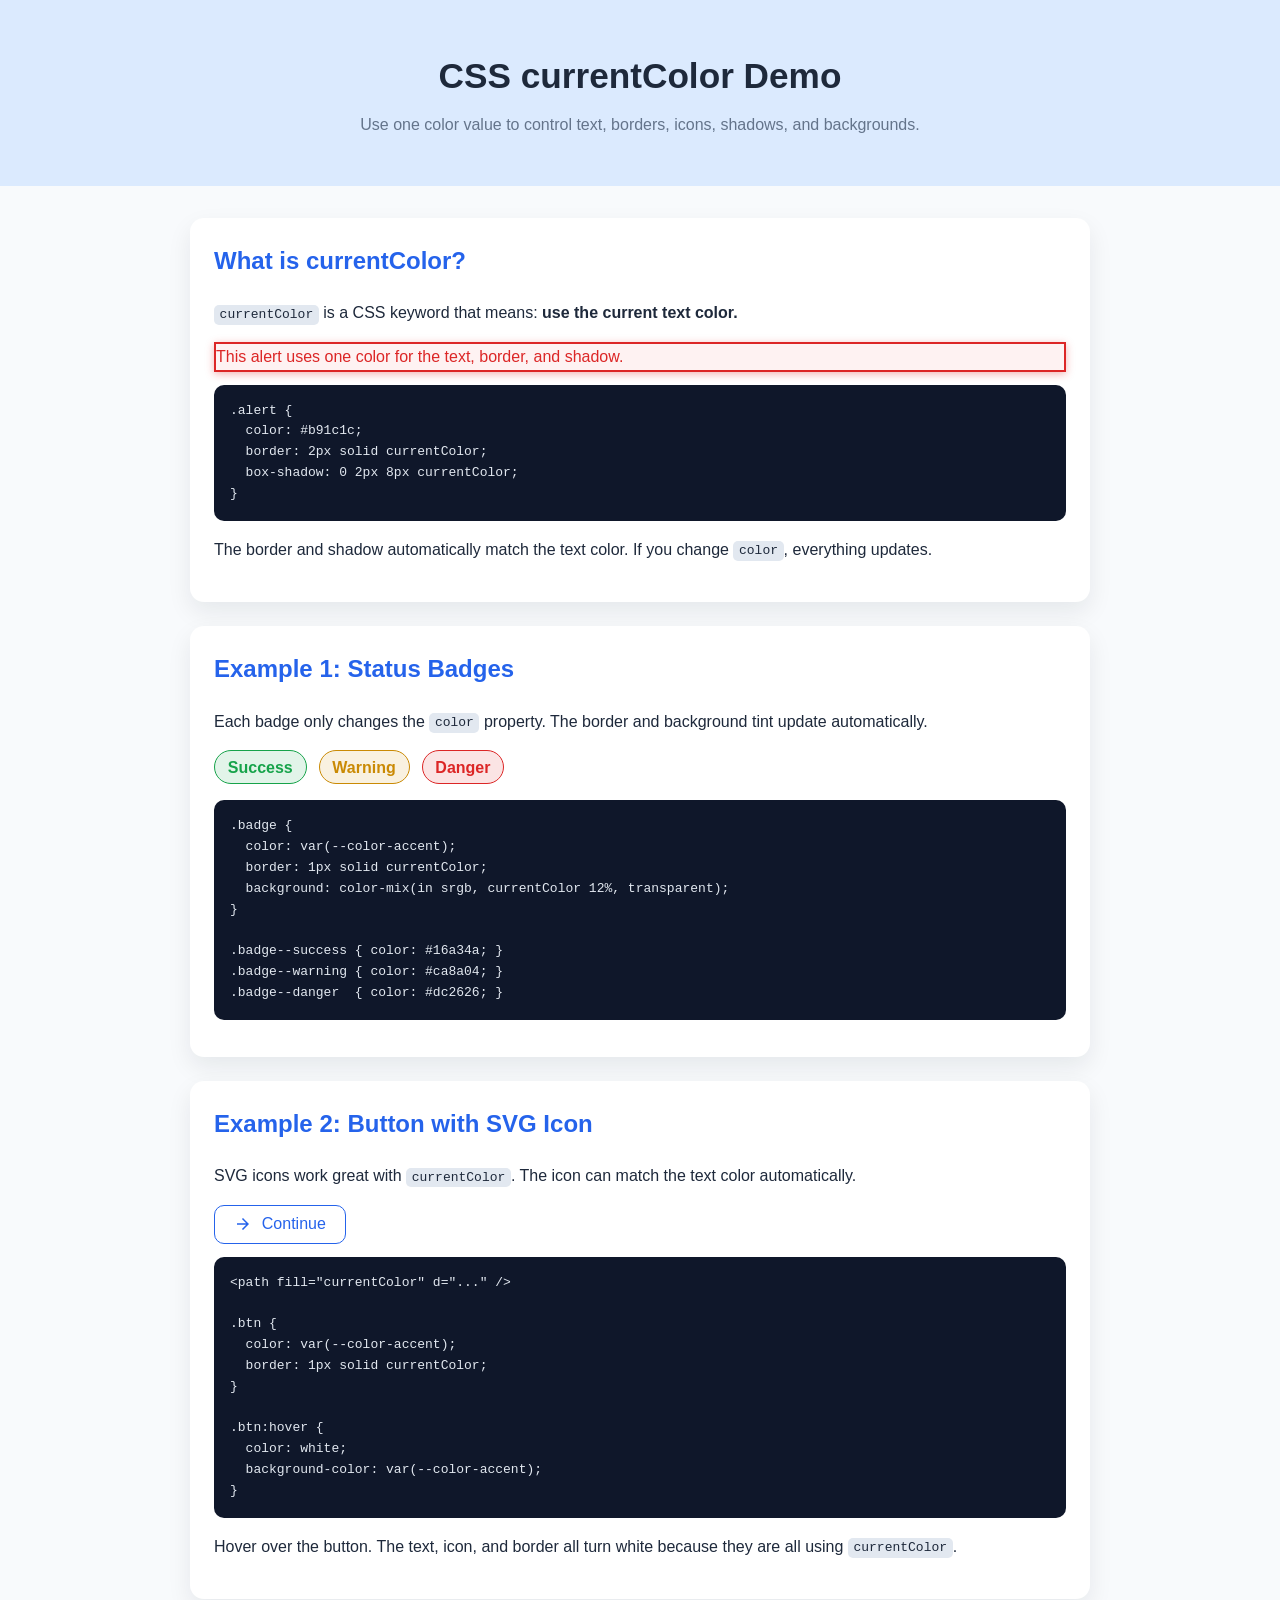
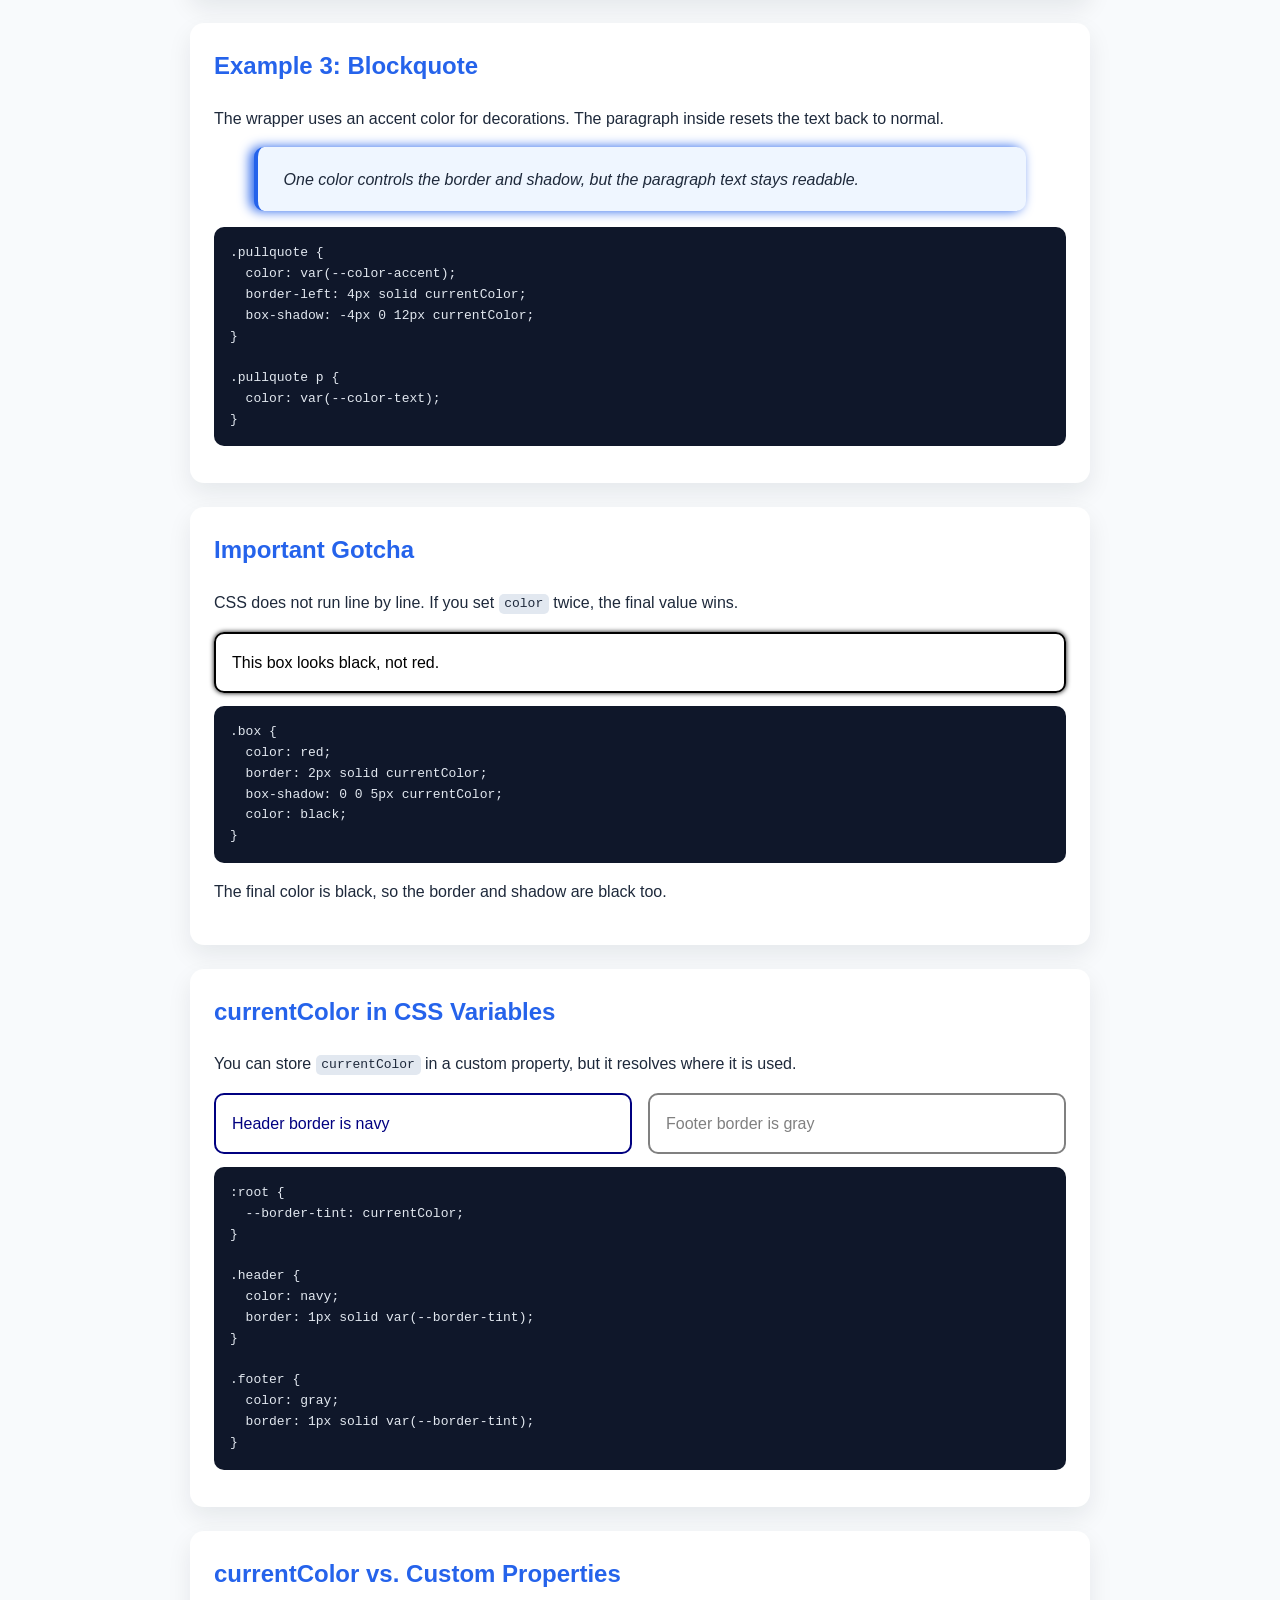
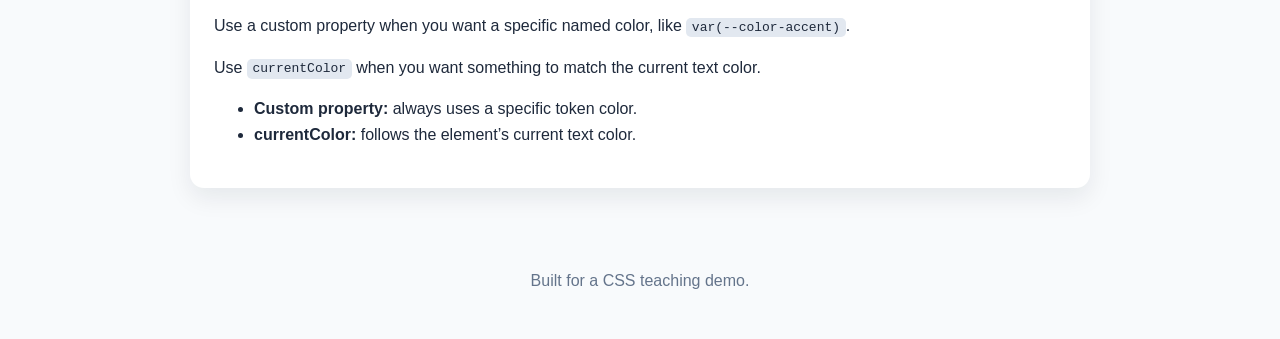
<file: vidThree/color.html>
<!DOCTYPE html>
<html lang="en">
<head>
  <meta charset="UTF-8" />
  <meta name="viewport" content="width=device-width, initial-scale=1.0" />
  <title>CSS currentColor Demo</title>
  <link rel="stylesheet" href="color.css" />
</head>
<body>
  <header class="site-header">
    <h1>CSS currentColor Demo</h1>
    <p>Use one color value to control text, borders, icons, shadows, and backgrounds.</p>
  </header>

  <main>
    <section class="card">
      <h2>What is currentColor?</h2>
      <p>
        <code>currentColor</code> is a CSS keyword that means:
        <strong>use the current text color.</strong>
      </p>

      <div class="alert">
        This alert uses one color for the text, border, and shadow.
      </div>

      <pre><code>.alert {
  color: #b91c1c;
  border: 2px solid currentColor;
  box-shadow: 0 2px 8px currentColor;
}</code></pre>

      <p>
        The border and shadow automatically match the text color.
        If you change <code>color</code>, everything updates.
      </p>
    </section>

    <section class="card">
      <h2>Example 1: Status Badges</h2>
      <p>
        Each badge only changes the <code>color</code> property.
        The border and background tint update automatically.
      </p>

      <div class="badge-row">
        <span class="badge badge--success">Success</span>
        <span class="badge badge--warning">Warning</span>
        <span class="badge badge--danger">Danger</span>
      </div>

      <pre><code>.badge {
  color: var(--color-accent);
  border: 1px solid currentColor;
  background: color-mix(in srgb, currentColor 12%, transparent);
}

.badge--success { color: #16a34a; }
.badge--warning { color: #ca8a04; }
.badge--danger  { color: #dc2626; }</code></pre>
    </section>

    <section class="card">
      <h2>Example 2: Button with SVG Icon</h2>
      <p>
        SVG icons work great with <code>currentColor</code>.
        The icon can match the text color automatically.
      </p>

      <button class="btn">
        <svg aria-hidden="true" viewBox="0 0 24 24" width="18" height="18">
          <path fill="currentColor" d="M12 4l8 8-8 8-1.4-1.4L16.2 13H4v-2h12.2l-5.6-5.6z" /> 
          //SVG icons do NOT automatically inherit text color the way normal text does.
        </svg>
        Continue
      </button>

      <pre><code>&lt;path fill="currentColor" d="..." /&gt;

.btn {
  color: var(--color-accent);
  border: 1px solid currentColor;
}

.btn:hover {
  color: white;
  background-color: var(--color-accent);
}</code></pre>

      <p>
        Hover over the button. The text, icon, and border all turn white
        because they are all using <code>currentColor</code>.
      </p>
    </section>

    <section class="card">
      <h2>Example 3: Blockquote</h2>
      <p>
        The wrapper uses an accent color for decorations.
        The paragraph inside resets the text back to normal.
      </p>

      <blockquote class="pullquote">
        <p>One color controls the border and shadow, but the paragraph text stays readable.</p>
      </blockquote>

      <pre><code>.pullquote {
  color: var(--color-accent);
  border-left: 4px solid currentColor;
  box-shadow: -4px 0 12px currentColor;
}

.pullquote p {
  color: var(--color-text);
}</code></pre>
    </section>

    <section class="card">
      <h2>Important Gotcha</h2>
      <p>
        CSS does not run line by line. If you set <code>color</code> twice,
        the final value wins.
      </p>

      <div class="box">
        This box looks black, not red.
      </div>

      <pre><code>.box {
  color: red;
  border: 2px solid currentColor;
  box-shadow: 0 0 5px currentColor;
  color: black;
}</code></pre>

      <p>
        The final color is black, so the border and shadow are black too.
      </p>
    </section>

    <section class="card">
      <h2>currentColor in CSS Variables</h2>
      <p>
        You can store <code>currentColor</code> in a custom property,
        but it resolves where it is used.
      </p>

      <div class="two-columns">
        <div class="header-demo">Header border is navy</div>
        <div class="footer-demo">Footer border is gray</div>
      </div>

      <pre><code>:root {
  --border-tint: currentColor;
}

.header {
  color: navy;
  border: 1px solid var(--border-tint);
}

.footer {
  color: gray;
  border: 1px solid var(--border-tint);
}</code></pre>
    </section>

    <section class="card">
      <h2>currentColor vs. Custom Properties</h2>

      <p>
        Use a custom property when you want a specific named color,
        like <code>var(--color-accent)</code>.
      </p>

      <p>
        Use <code>currentColor</code> when you want something to match
        the current text color.
      </p>

      <ul>
        <li><strong>Custom property:</strong> always uses a specific token color.</li>
        <li><strong>currentColor:</strong> follows the element’s current text color.</li>
      </ul>
    </section>
  </main>

  <footer>
    <p>Built for a CSS teaching demo.</p>
  </footer>
</body>
</html>
</file>
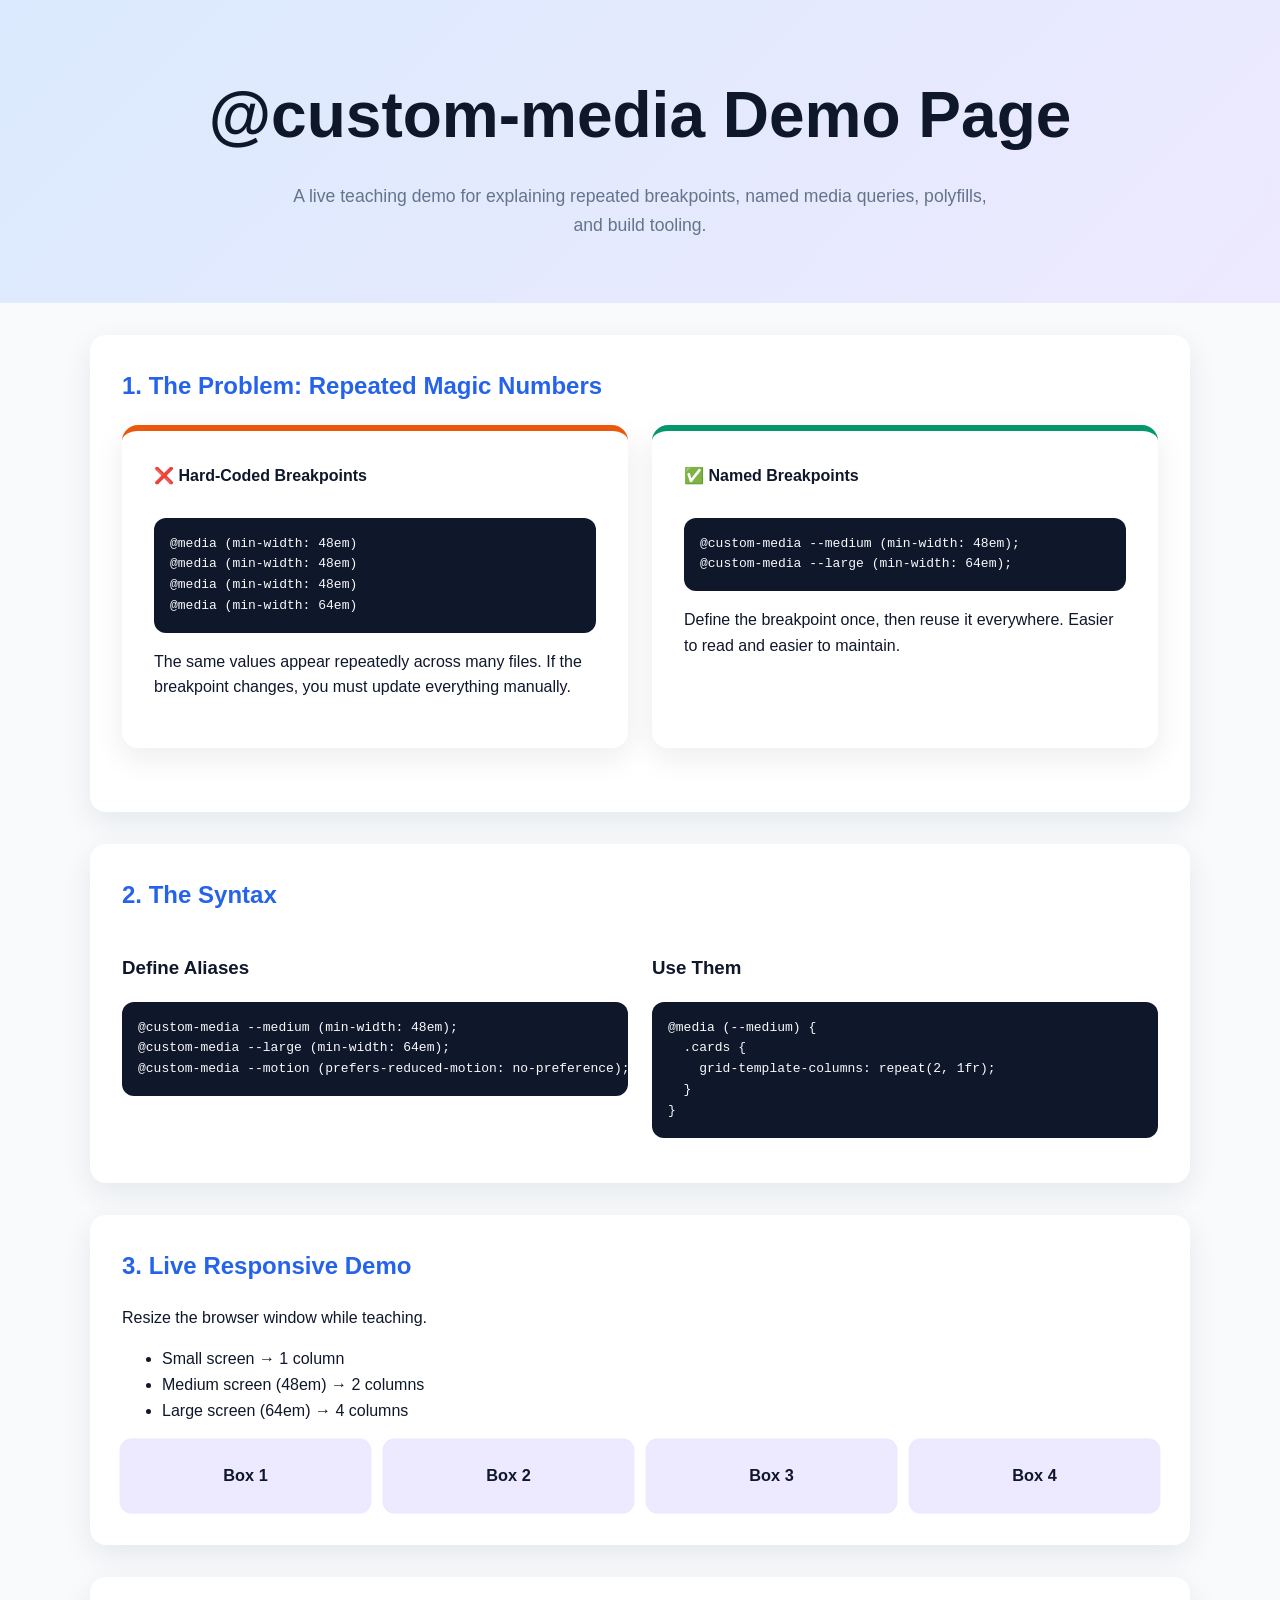
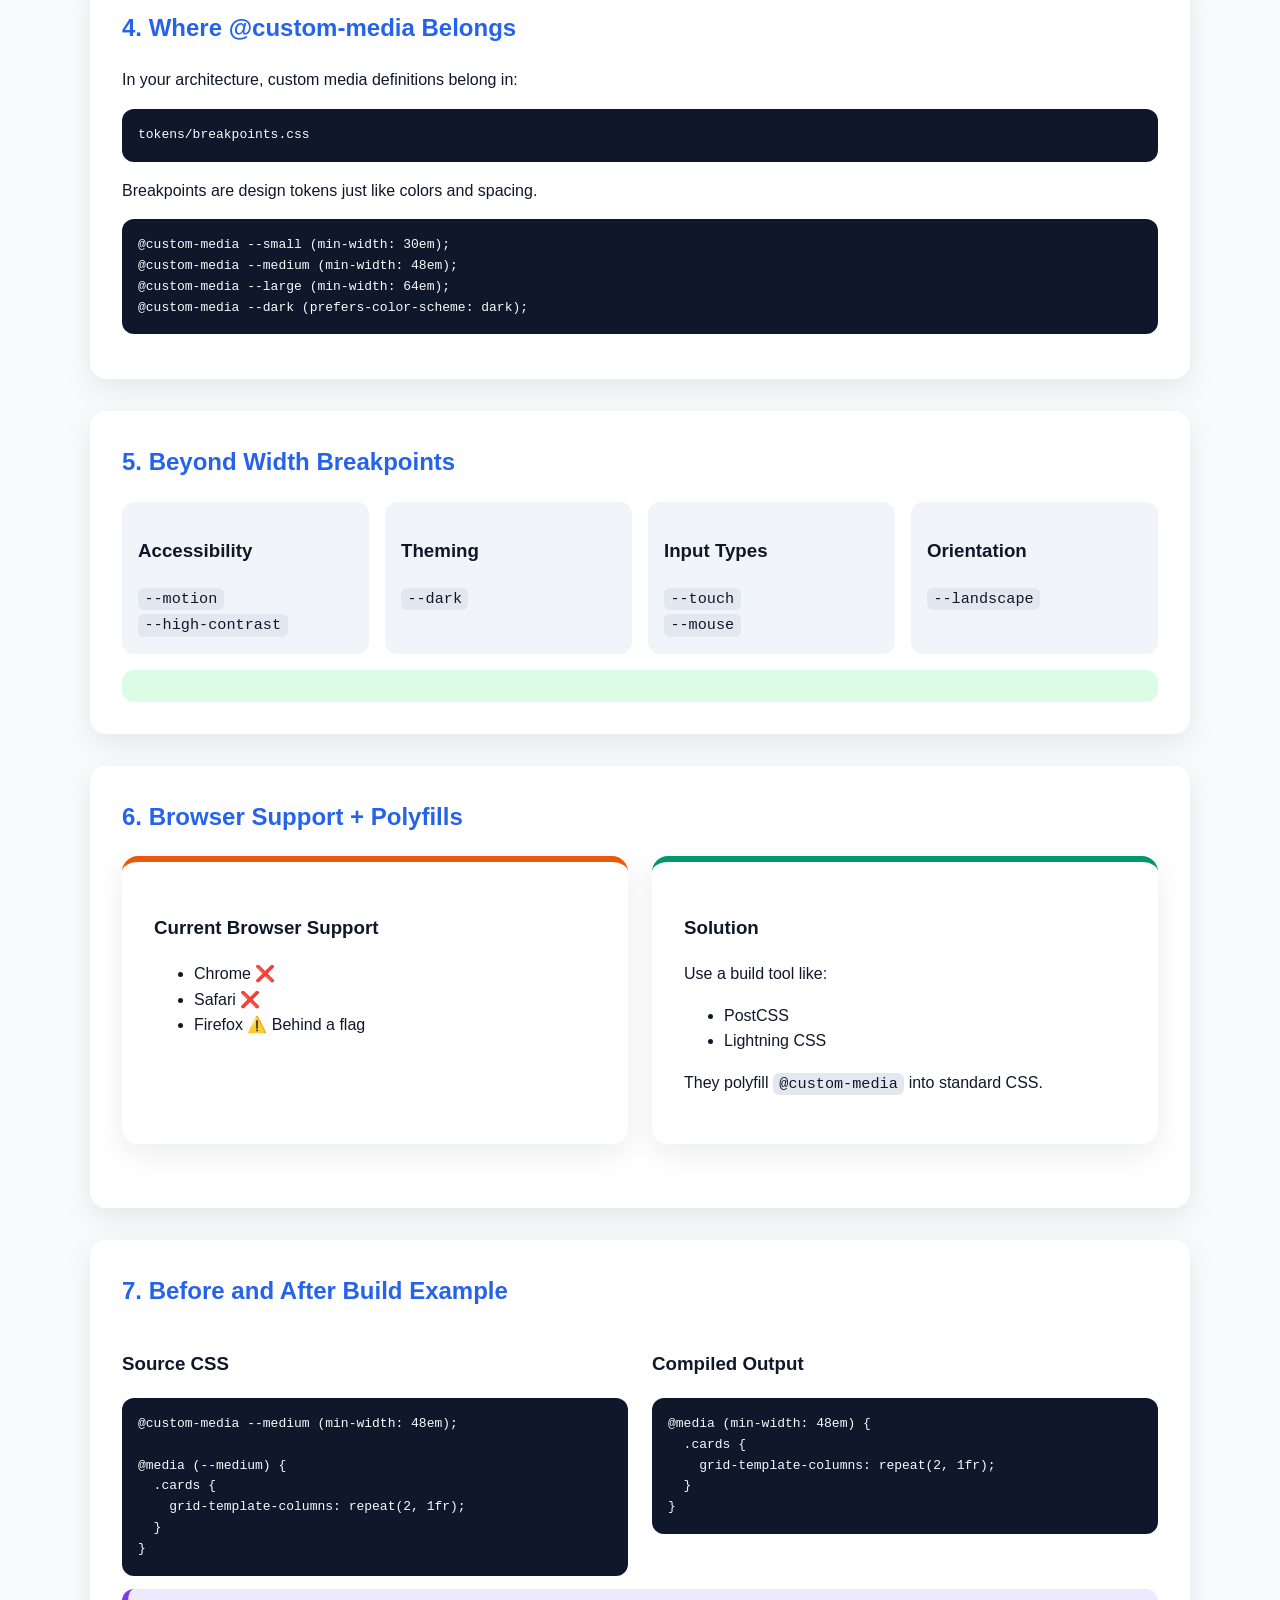
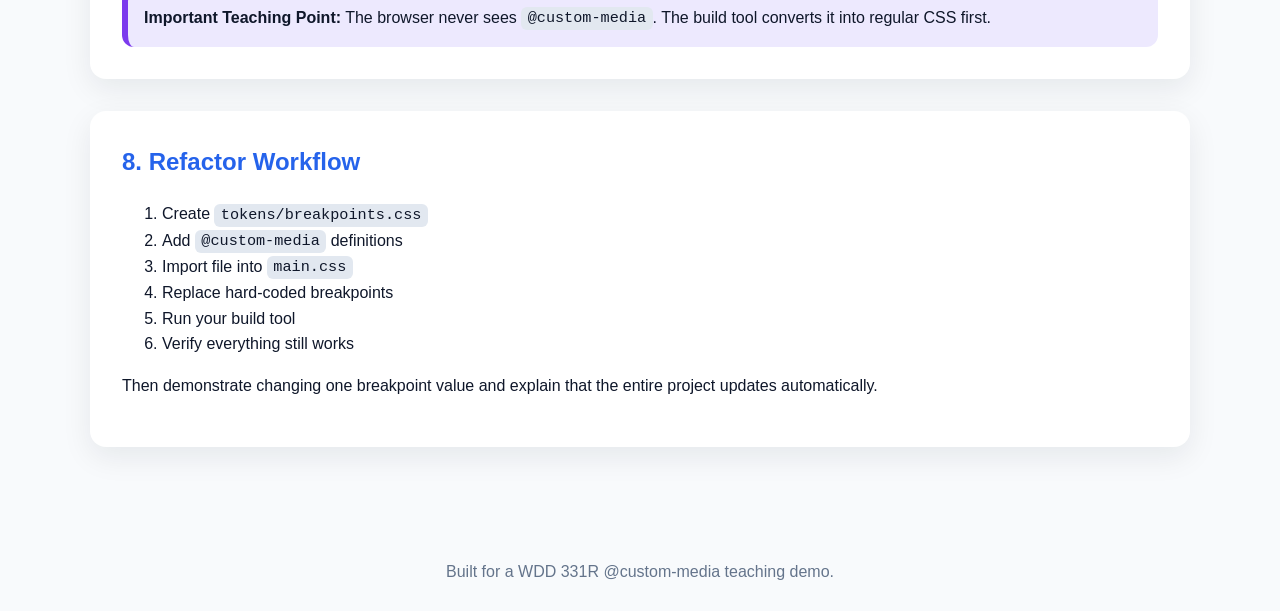
<file: vidTwo/custom-media.html>
<!DOCTYPE html>
<html lang="en">
<head>
  <meta charset="UTF-8" />
  <meta name="viewport" content="width=device-width, initial-scale=1.0" />

  <title>@custom-media Teaching Demo</title>

  <link rel="stylesheet" href="custom-media.css" />
</head>

<body>

  <header>
    <h1>@custom-media Demo Page</h1>

    <p>
      A live teaching demo for explaining repeated breakpoints,
      named media queries, polyfills, and build tooling.
    </p>
  </header>

  <main>

    <!-- Problem Section -->
    <section class="card">
      <h2>1. The Problem: Repeated Magic Numbers</h2>

      <div class="comparison">

        <div class="bad card">
          <span class="label">❌ Hard-Coded Breakpoints</span>

<pre>@media (min-width: 48em)
@media (min-width: 48em)
@media (min-width: 48em)
@media (min-width: 64em)</pre>

          <p>
            The same values appear repeatedly across many files.
            If the breakpoint changes, you must update everything manually.
          </p>
        </div>

        <div class="good card">
          <span class="label">✅ Named Breakpoints</span>

<pre>@custom-media --medium (min-width: 48em);
@custom-media --large (min-width: 64em);</pre>

          <p>
            Define the breakpoint once, then reuse it everywhere.
            Easier to read and easier to maintain.
          </p>
        </div>

      </div>
    </section>

    <!-- Syntax -->
    <section class="card">
      <h2>2. The Syntax</h2>

      <div class="code-columns">

        <div>
          <h3>Define Aliases</h3>

<pre>@custom-media --medium (min-width: 48em);
@custom-media --large (min-width: 64em);
@custom-media --motion (prefers-reduced-motion: no-preference);</pre>
        </div>

        <div>
          <h3>Use Them</h3>

<pre>@media (--medium) {
  .cards {
    grid-template-columns: repeat(2, 1fr);
  }
}</pre>
        </div>

      </div>
    </section>

    <!-- Live Demo -->
    <section class="card">
      <h2>3. Live Responsive Demo</h2>

      <p>Resize the browser window while teaching.</p>

      <ul>
        <li>Small screen → 1 column</li>
        <li>Medium screen (48em) → 2 columns</li>
        <li>Large screen (64em) → 4 columns</li>
      </ul>

      <div class="breakpoint-boxes">
        <div class="box animated">Box 1</div>
        <div class="box animated">Box 2</div>
        <div class="box animated">Box 3</div>
        <div class="box animated">Box 4</div>
      </div>
    </section>

    <!-- Tokens -->
    <section class="card">
      <h2>4. Where @custom-media Belongs</h2>

      <p>
        In your architecture, custom media definitions belong in:
      </p>

<pre>tokens/breakpoints.css</pre>

      <p>
        Breakpoints are design tokens just like colors and spacing.
      </p>

<pre>@custom-media --small (min-width: 30em);
@custom-media --medium (min-width: 48em);
@custom-media --large (min-width: 64em);
@custom-media --dark (prefers-color-scheme: dark);</pre>
    </section>

    <!-- Beyond Breakpoints -->
    <section class="card">
      <h2>5. Beyond Width Breakpoints</h2>

      <div class="feature-grid">

        <div class="feature">
          <h3>Accessibility</h3>
          <code>--motion</code><br />
          <code>--high-contrast</code>
        </div>

        <div class="feature">
          <h3>Theming</h3>
          <code>--dark</code>
        </div>

        <div class="feature">
          <h3>Input Types</h3>
          <code>--touch</code><br />
          <code>--mouse</code>
        </div>

        <div class="feature">
          <h3>Orientation</h3>
          <code>--landscape</code>
        </div>

      </div>

      <div class="mouse-demo">

      </div>
    </section>

    <!-- Browser Support -->
    <section class="card">
      <h2>6. Browser Support + Polyfills</h2>

      <div class="comparison">

        <div class="card bad">
          <h3>Current Browser Support</h3>

          <ul>
            <li>Chrome ❌</li>
            <li>Safari ❌</li>
            <li>Firefox ⚠️ Behind a flag</li>
          </ul>
        </div>

        <div class="card good">
          <h3>Solution</h3>

          <p>Use a build tool like:</p>

          <ul>
            <li>PostCSS</li>
            <li>Lightning CSS</li>
          </ul>

          <p>
            They polyfill <code>@custom-media</code>
            into standard CSS.
          </p>
        </div>

      </div>
    </section>

    <!-- Before After -->
    <section class="card">
      <h2>7. Before and After Build Example</h2>

      <div class="code-columns">

        <div>
          <h3>Source CSS</h3>

<pre>@custom-media --medium (min-width: 48em);

@media (--medium) {
  .cards {
    grid-template-columns: repeat(2, 1fr);
  }
}</pre>
        </div>

        <div>
          <h3>Compiled Output</h3>

<pre>@media (min-width: 48em) {
  .cards {
    grid-template-columns: repeat(2, 1fr);
  }
}</pre>
        </div>

      </div>

      <div class="live-demo">
        <strong>Important Teaching Point:</strong>

        The browser never sees
        <code>@custom-media</code>.

        The build tool converts it into regular CSS first.
      </div>
    </section>

    <!-- Workflow -->
    <section class="card">
      <h2>8. Refactor Workflow</h2>

      <ol>
        <li>Create <code>tokens/breakpoints.css</code></li>
        <li>Add <code>@custom-media</code> definitions</li>
        <li>Import file into <code>main.css</code></li>
        <li>Replace hard-coded breakpoints</li>
        <li>Run your build tool</li>
        <li>Verify everything still works</li>
      </ol>

      <p>
        Then demonstrate changing one breakpoint value and explain
        that the entire project updates automatically.
      </p>
    </section>

  </main>

  <footer>
    Built for a WDD 331R @custom-media teaching demo.
  </footer>

</body>
</html>
</file>
<file: vidOne/styles.css>
/* Basic page styles */
:root {
  --background: #f8fafc;
  --card: #ffffff;
  --text: #1e293b;
  --muted: #64748b;
  --blue: #2563eb;
  --green: #059669;
  --purple: #7c3aed;
  --shadow: 0 10px 25px rgb(15 23 42 / 0.08);
}

* {
  box-sizing: border-box;
}

body {
  margin: 0;
  font-family: Arial, Helvetica, sans-serif;
  background: var(--background);
  color: var(--text);
  line-height: 1.6;
}

.site-header {
  padding: 3rem 1.5rem;
  text-align: center;
  background: #e0f2fe;
}

.site-header h1 {
  margin: 0 0 0.5rem;
  font-size: 2.2rem;
}

.site-header p {
  margin: 0;
  color: var(--muted);
}

main {
  width: min(900px, 92%);
  margin: 2rem auto;
}

.card {
  background: var(--card);
  padding: 1.5rem;
  margin-bottom: 1.5rem;
  border-radius: 14px;
  box-shadow: var(--shadow);
}

h2 {
  margin-top: 0;
  color: var(--blue);
}

h3 {
  margin-bottom: 0.5rem;
}

code {
  background: #e2e8f0;
  padding: 0.15rem 0.35rem;
  border-radius: 5px;
}

/* ----------------------------------
   ::marker demo
---------------------------------- */
.marker-demo ul li::marker {
  content: "✦  ";
  color: var(--blue);
  font-size: 1.2em;
}

.marker-demo ol li::marker {
  color: var(--green);
  font-weight: bold;
}

/* ----------------------------------
   ::backdrop demo
---------------------------------- */
button {
  border: none;
  border-radius: 8px;
  padding: 0.7rem 1rem;
  background: var(--blue);
  color: white;
  font-size: 1rem;
  cursor: pointer;
}

button:hover {
  background: #1d4ed8;
}

dialog {
  max-width: 420px;
  border: none;
  border-radius: 14px;
  padding: 1.5rem;
  box-shadow: var(--shadow);
}

dialog::backdrop {
  background: rgb(15 23 42 / 0.55);
  backdrop-filter: blur(4px);
}

/* ----------------------------------
   ::selection demo
---------------------------------- */
::selection {
  background-color: var(--purple);
  color: #ffffff;
}

.highlight-text {
  padding: 1rem;
  background: #f3e8ff;
  border-left: 5px solid var(--purple);
  border-radius: 8px;
}

footer {
  text-align: center;
  color: var(--muted);
  padding: 2rem 1rem;
}
</file>
<file: vidTen/css-icons.css>
:root {
  --background: #f8fafc;
  --card: #ffffff;
  --text: #1e293b;
  --muted: #64748b;
  --blue: #2563eb;
  --green: #059669;
  --purple: #7c3aed;
  --border: #cbd5e1;
  --code-background: #0f172a;
  --shadow: 0 10px 25px rgb(15 23 42 / 0.08);
}

* {
  box-sizing: border-box;
}

body {
  margin: 0;
  font-family: Arial, Helvetica, sans-serif;
  background: var(--background);
  color: var(--text);
  line-height: 1.6;
}

header {
  padding: 3rem 1.5rem;
  text-align: center;
  background: #e0f2fe;
}

header h1 {
  margin: 0 0 0.5rem;
  font-size: 2.2rem;
}

header p {
  max-width: 700px;
  margin: 0 auto;
  color: var(--muted);
}

main {
  width: min(950px, 92%);
  margin: 2rem auto;
}

.card {
  margin-bottom: 1.5rem;
  padding: 1.5rem;
  background: var(--card);
  border-radius: 14px;
  box-shadow: var(--shadow);
}

h2 {
  margin-top: 0;
  color: var(--blue);
}

h3 {
  margin-top: 0;
}

code {
  padding: 0.15rem 0.35rem;
  background: #e2e8f0;
  border-radius: 5px;
}

pre {
  overflow-x: auto;
  margin: 1rem 0;
  padding: 1rem;
  background: var(--code-background);
  color: #f8fafc;
  border-radius: 10px;
  line-height: 1.5;
}

pre code {
  padding: 0;
  background: transparent;
  color: inherit;
}

.live-demo {
  margin-top: 1rem;
  padding: 1rem;
  background: #eff6ff;
  border-left: 5px solid var(--blue);
  border-radius: 8px;
}

.icon-demo {
  display: flex;
  align-items: center;
  gap: 1rem;
  min-height: 90px;
  margin: 1rem 0;
  padding: 1.25rem;
  background: #f1f5f9;
  border: 1px solid var(--border);
  border-radius: 10px;
  color: var(--blue);
  font-weight: bold;
}

/* ----------------------------------
   Border triangle
---------------------------------- */

.triangle-down {
  width: 0;
  height: 0;
  border-left: 10px solid transparent;
  border-right: 10px solid transparent;
  border-top: 16px solid currentColor;
}

/* ----------------------------------
   Full four-border example
---------------------------------- */

.full-border-shape {
  width: 0;
  height: 0;
  border-top: 30px solid #2563eb;
  border-right: 30px solid #059669;
  border-bottom: 30px solid #7c3aed;
  border-left: 30px solid #ea580c;
}

/* ----------------------------------
   Rotated border chevron
---------------------------------- */

.chevron-right {
  display: inline-block;
  width: 12px;
  height: 12px;
  border-top: 3px solid currentColor;
  border-right: 3px solid currentColor;
  transform: rotate(45deg);
}

/* ----------------------------------
   Plus icon
---------------------------------- */

.plus-icon {
  position: relative;
  display: inline-block;
  width: 18px;
  height: 18px;
  flex-shrink: 0;
}

.plus-icon::before,
.plus-icon::after {
  content: "";
  position: absolute;
  background: currentColor;
  border-radius: 2px;
}

.plus-icon::before {
  width: 18px;
  height: 3px;
  top: 7.5px;
  left: 0;
}

.plus-icon::after {
  width: 3px;
  height: 18px;
  top: 0;
  left: 7.5px;
}

/* ----------------------------------
   Buttons
---------------------------------- */

.add-button,
.menu-button,
.icon-only-button {
  display: inline-flex;
  align-items: center;
  justify-content: center;
  border: none;
  border-radius: 8px;
  background: var(--blue);
  color: white;
  font-size: 1rem;
  cursor: pointer;
}

.add-button,
.menu-button {
  gap: 0.8rem;
  padding: 0.8rem 1rem;
}

.add-button {
  background: var(--green);
}

.icon-only-button {
  width: 48px;
  height: 48px;
}

.add-button:hover,
.menu-button:hover,
.icon-only-button:hover {
  filter: brightness(0.9);
}

.add-button:focus-visible,
.menu-button:focus-visible,
.icon-only-button:focus-visible {
  outline: 3px solid #f59e0b;
  outline-offset: 3px;
}

/* ----------------------------------
   Hamburger icon
---------------------------------- */

.hamburger,
.hamburger::before,
.hamburger::after {
  display: block;
  width: 24px;
  height: 3px;
  background: currentColor;
  border-radius: 2px;
  transition:
    top 300ms ease-in-out,
    transform 300ms ease-in-out,
    background 200ms ease-in-out;
}

.hamburger {
  position: relative;
  flex-shrink: 0;
}

.hamburger::before,
.hamburger::after {
  content: "";
  position: absolute;
  left: 0;
}

.hamburger::before {
  top: -8px;
}

.hamburger::after {
  top: 8px;
}

.basic-hamburger {
  color: var(--blue);
}

.hamburger.is-open {
  background: transparent;
}

.hamburger.is-open::before {
  top: 0;
  transform: rotate(45deg);
}

.hamburger.is-open::after {
  top: 0;
  transform: rotate(-45deg);
}

/* ----------------------------------
   Demo navigation
---------------------------------- */

.demo-menu {
  display: flex;
  gap: 1rem;
  margin-top: 1rem;
  padding: 1rem;
  background: #eff6ff;
  border-radius: 8px;
}

.demo-menu[hidden] {
  display: none;
}

.demo-menu a {
  color: var(--blue);
  font-weight: bold;
}

/* ----------------------------------
   currentColor examples
---------------------------------- */

.color-examples {
  display: flex;
  flex-wrap: wrap;
  gap: 1rem;
  margin: 1rem 0;
}

.color-examples div {
  display: flex;
  align-items: center;
  gap: 0.8rem;
  min-width: 140px;
  padding: 1rem;
  background: #f1f5f9;
  border-radius: 8px;
  font-weight: bold;
}

.blue-example {
  color: var(--blue);
}

.green-example {
  color: var(--green);
}

.purple-example {
  color: var(--purple);
}

/* ----------------------------------
   CSS vs. SVG comparison
---------------------------------- */

.comparison {
  display: grid;
  grid-template-columns: repeat(2, 1fr);
  gap: 1rem;
  margin-top: 1rem;
}

.choice {
  padding: 1rem;
  background: #f1f5f9;
  border: 1px solid var(--border);
  border-radius: 10px;
}

.choice h3 {
  color: var(--blue);
}

/* ----------------------------------
   Reduced motion
---------------------------------- */

@media (prefers-reduced-motion: reduce) {
  .hamburger,
  .hamburger::before,
  .hamburger::after {
    transition: none;
  }
}

footer {
  padding: 2rem 1rem;
  text-align: center;
  color: var(--muted);
}

@media (max-width: 650px) {
  .comparison {
    grid-template-columns: 1fr;
  }

  .color-examples,
  .demo-menu {
    flex-direction: column;
    align-items: flex-start;
  }
}
</file>
<file: vidEight/form-controls-demo.css>
:root {
  --bg: #f8fafc;
  --card: #ffffff;
  --text: #0f172a;
  --muted: #64748b;
  --blue: #2563eb;
  --green: #059669;
  --orange: #ea580c;
  --border: #cbd5e1;
  --border-strong: #94a3b8;
  --input-bg: #ffffff;
  --shadow: 0 10px 30px rgb(15 23 42 / 0.08);
  --radius: 16px;
}

* {
  box-sizing: border-box;
}

body {
  margin: 0;
  font-family: Arial, Helvetica, sans-serif;
  background: var(--bg);
  color: var(--text);
  line-height: 1.6;
}

header {
  background: linear-gradient(135deg, #dbeafe, #dcfce7);
  padding: 4rem 1.5rem;
  text-align: center;
}

header h1 {
  margin: 0;
  font-size: clamp(2rem, 5vw, 4rem);
}

header p {
  max-width: 700px;
  margin: 1rem auto 0;
  color: var(--muted);
  font-size: 1.1rem;
}

main {
  width: min(1100px, 92%);
  margin: 2rem auto 5rem;
}

.card {
  background: var(--card);
  border-radius: var(--radius);
  padding: 2rem;
  margin-bottom: 2rem;
  box-shadow: var(--shadow);
}

h2 {
  margin-top: 0;
  color: var(--blue);
}

code {
  background: #e2e8f0;
  padding: 0.15rem 0.4rem;
  border-radius: 6px;
  font-size: 0.95rem;
}

pre {
  background: #0f172a;
  color: #f8fafc;
  padding: 1rem;
  overflow-x: auto;
  border-radius: 12px;
}

.comparison {
  display: grid;
  grid-template-columns: repeat(auto-fit, minmax(280px, 1fr));
  gap: 1.5rem;
}

.box {
  padding: 1.5rem;
  border-radius: 12px;
  background: #f1f5f9;
}

.good {
  border-top: 6px solid var(--green);
}

.bad {
  border-top: 6px solid var(--orange);
}

.label {
  font-weight: bold;
  margin-bottom: 1rem;
  display: inline-block;
}

.demo-form {
  display: grid;
  gap: 0.75rem;
  max-width: 600px;
  margin-top: 1rem;
}

label {
  font-weight: bold;
}

input,
select,
textarea {
  width: 100%;
  font: inherit;
  color: var(--text);
  background-color: var(--input-bg);
  border: 2px solid var(--border);
  border-radius: 10px;
  padding: 0.8rem 1rem;
  caret-color: var(--blue);
}

textarea {
  resize: vertical;
}

select {
  appearance: none;
  background-image: url("data:image/svg+xml,%3Csvg xmlns='http://www.w3.org/2000/svg' width='16' height='16' viewBox='0 0 24 24'%3E%3Cpath fill='%23666' d='M7 10l5 5 5-5z'/%3E%3C/svg%3E");
  background-repeat: no-repeat;
  background-position: right 1rem center;
  background-size: 1rem;
  padding-inline-end: 2.5rem;
}

input:focus-visible,
select:focus-visible,
textarea:focus-visible,
button:focus-visible {
  outline: 2px solid var(--blue);
  outline-offset: 3px;
}

input[type="range"] {
  appearance: none;
  height: 4px;
  background: transparent;
  cursor: pointer;
  padding: 0;
  border: none;
}

input[type="range"]::-webkit-slider-runnable-track {
  background: var(--border-strong);
  border-radius: 999px;
  height: 4px;
}

input[type="range"]::-moz-range-track {
  background: var(--border-strong);
  border-radius: 999px;
  height: 4px;
}

input[type="range"]::-webkit-slider-thumb {
  appearance: none;
  background: var(--blue);
  border: none;
  border-radius: 50%;
  height: 1rem;
  width: 1rem;
  margin-block-start: -6px;
}

input[type="range"]::-moz-range-thumb {
  background: var(--blue);
  border: none;
  border-radius: 50%;
  height: 1rem;
  width: 1rem;
}

input[type="range"]:focus-visible {
  outline: none;
}

input[type="range"]:focus-visible::-webkit-slider-thumb {
  outline: 2px solid var(--blue);
  outline-offset: 3px;
}

input[type="range"]:focus-visible::-moz-range-thumb {
  outline: 2px solid var(--blue);
  outline-offset: 3px;
}

button {
  width: fit-content;
  border: none;
  border-radius: 10px;
  background: var(--blue);
  color: white;
  padding: 0.8rem 1.25rem;
  font: inherit;
  font-weight: bold;
  cursor: pointer;
}

button:hover {
  opacity: 0.9;
}

.full-form {
  background: #f1f5f9;
  padding: 1.5rem;
  border-radius: 12px;
}

footer {
  text-align: center;
  color: var(--muted);
  padding: 2rem 1rem;
}

@media (min-width: 48em) {
  .full-form {
    grid-template-columns: 1fr 1fr;
  }

  .full-form label,
  .full-form input,
  .full-form select,
  .full-form textarea,
  .full-form button {
    grid-column: span 2;
  }
}
</file>
<file: vidFour/blend-modes.css>
:root {
  --bg: #f8fafc;
  --card: #ffffff;
  --text: #0f172a;
  --muted: #64748b;
  --blue: #2563eb;
  --green: #059669;
  --purple: #7c3aed;
  --orange: #ea580c;
  --shadow: 0 10px 30px rgb(15 23 42 / 0.08);
  --radius: 16px;
}

* {
  box-sizing: border-box;
}

body {
  margin: 0;
  font-family: Arial, Helvetica, sans-serif;
  background: var(--bg);
  color: var(--text);
  line-height: 1.6;
}

header {
  background: linear-gradient(135deg, #dbeafe, #ede9fe);
  padding: 4rem 1.5rem;
  text-align: center;
}

header h1 {
  margin: 0;
  font-size: clamp(2rem, 5vw, 4rem);
}

header p {
  max-width: 700px;
  margin: 1rem auto 0;
  color: var(--muted);
  font-size: 1.1rem;
}

main {
  width: min(1100px, 92%);
  margin: 2rem auto 5rem;
}

.card {
  background: var(--card);
  border-radius: var(--radius);
  padding: 2rem;
  margin-bottom: 2rem;
  box-shadow: var(--shadow);
}

h2 {
  margin-top: 0;
  color: var(--blue);
}

code {
  background: #e2e8f0;
  padding: 0.15rem 0.4rem;
  border-radius: 6px;
  font-size: 0.95rem;
}

pre {
  background: #0f172a;
  color: #f8fafc;
  padding: 1rem;
  overflow-x: auto;
  border-radius: 12px;
}

.comparison {
  display: grid;
  grid-template-columns: repeat(auto-fit, minmax(280px, 1fr));
  gap: 1.5rem;
}

.bad {
  border-top: 6px solid var(--orange);
}

.good {
  border-top: 6px solid var(--green);
}

.label {
  font-weight: bold;
  margin-bottom: 1rem;
  display: inline-block;
}

.feature-grid {
  display: grid;
  grid-template-columns: repeat(auto-fit, minmax(220px, 1fr));
  gap: 1rem;
}

.feature {
  background: #f1f5f9;
  border-radius: 12px;
  padding: 1rem;
}

.live-demo {
  background: #ede9fe;
  border-left: 6px solid var(--purple);
  padding: 1rem;
  border-radius: 12px;
}

footer {
  text-align: center;
  color: var(--muted);
  padding: 2rem 1rem;
}

/* ----------------------------------
   Blend Mode Family Samples
---------------------------------- */

    .blend-sample {
      min-height: 120px;
      margin: 1rem 0;
      border-radius: 12px;
      display: grid;
      place-items: center;
      color: white;
      font-weight: bold;
      font-size: 1.2rem;
      background:
        linear-gradient(135deg, #2563eb, #f97316),
        url("https://images.unsplash.com/photo-1500530855697-b586d89ba3ee?auto=format&fit=crop&w=800&q=80") center / cover;
    }

    .multiply {
      background-blend-mode: multiply;
    }

    .screen {
      background-blend-mode: screen;
      color: #0f172a;
    }

    .overlay {
      background-blend-mode: overlay;
    }

    .color {
      background-blend-mode: color;
    }

/* ----------------------------------
   Hero background-blend-mode Examples
---------------------------------- */

.hero {
  min-height: 280px;
  border-radius: var(--radius);
  display: grid;
  place-items: center;
  text-align: center;
  color: white;
  padding: 2rem;
  margin: 1.5rem 0;
  overflow: hidden;
}

.hero h3 {
  font-size: clamp(2rem, 5vw, 4rem);
  margin: 0;
  color: white;
  text-shadow: 0 4px 20px rgb(0 0 0 / 0.6);
}

/* Color wash over a photo */
.color-wash {
  background-image:
    linear-gradient(#2563eb, #2563eb),
    url("https://images.unsplash.com/photo-1500530855697-b586d89ba3ee?q=80&w=1400&auto=format&fit=crop");

  background-size: cover;
  background-position: center;
  background-blend-mode: multiply;
}

/* Gradient duotone: warm to cool across the image */
.gradient-duotone {
  background:
    linear-gradient(
      to right,
      oklch(0.5 0.2 30),
      oklch(0.4 0.2 280)
    ),

    url("https://images.unsplash.com/photo-1500530855697-b586d89ba3ee?q=80&w=1400&auto=format&fit=crop")
    center / cover;

  background-blend-mode: overlay;
}

/* ----------------------------------
   mix-blend-mode Example
---------------------------------- */

.mix-demo {
  min-height: 260px;
  border-radius: var(--radius);
  display: grid;
  place-items: center;
  background:
    linear-gradient(135deg, #020617, #2563eb, #f97316),
    url("https://images.unsplash.com/photo-1519681393784-d120267933ba?auto=format&fit=crop&w=1200&q=80") center / cover;
  background-blend-mode: multiply;
}

.overlay-text {
  mix-blend-mode: screen;
  color: oklch(0.9 0 0);
  font-size: clamp(2.5rem, 8vw, 6rem);
  font-weight: bold;
}

/* ----------------------------------
   Text Legibility Example
---------------------------------- */

.risky-text-demo {
  background:
    linear-gradient(90deg, #ffffff, #020617),
    url("https://images.unsplash.com/photo-1500530855697-b586d89ba3ee?auto=format&fit=crop&w=800&q=80") center / cover;
  background-blend-mode: overlay;
}

.blended-warning {
  color: white;
  mix-blend-mode: difference;
  font-size: 1.6rem;
  font-weight: bold;
}

.safe-text-demo {
  background: #0f172a;
  color: white;
}

/* ----------------------------------
   Isolation Demo
---------------------------------- */

.colorful-page-bg {
  background: linear-gradient(135deg, #f97316, #7c3aed, #2563eb);
  padding: 1.5rem;
  border-radius: var(--radius);
}

.no-isolation-card {
  position: relative;
}

.isolation-card {
  position: relative;
  isolation: isolate;
}

.overlay-box {
  background: #facc15;
  color: #0f172a;
  padding: 2rem;
  border-radius: 12px;
  font-weight: bold;
  font-size: 1.4rem;
  text-align: center;
  mix-blend-mode: multiply;
}
</file>
<file: vidNine/view-transitions.css>
:root {
  --bg: #f8fafc;
  --card: #ffffff;
  --text: #0f172a;
  --muted: #64748b;
  --blue: #2563eb;
  --green: #059669;
  --orange: #ea580c;
  --border: #cbd5e1;
  --dark: #0f172a;
  --shadow: 0 10px 30px rgb(15 23 42 / 0.08);
  --radius: 16px;
}

* {
  box-sizing: border-box;
}

body {
  margin: 0;
  font-family: Arial, Helvetica, sans-serif;
  background: var(--bg);
  color: var(--text);
  line-height: 1.6;
}

header {
  background: linear-gradient(135deg, #dbeafe, #dcfce7);
  padding: 4rem 1.5rem;
  text-align: center;
}

header h1 {
  margin: 0;
  font-size: clamp(2rem, 5vw, 4rem);
}

header p {
  max-width: 750px;
  margin: 1rem auto 0;
  color: var(--muted);
  font-size: 1.1rem;
}

main {
  width: min(1100px, 92%);
  margin: 2rem auto 5rem;
}

.card {
  background: var(--card);
  border-radius: var(--radius);
  padding: 2rem;
  margin-bottom: 2rem;
  box-shadow: var(--shadow);
}

h2 {
  margin-top: 0;
  color: var(--blue);
}

code {
  background: #e2e8f0;
  padding: 0.15rem 0.4rem;
  border-radius: 6px;
  font-size: 0.95rem;
}

pre {
  background: var(--dark);
  color: #f8fafc;
  padding: 1rem;
  overflow-x: auto;
  border-radius: 12px;
}

button {
  font: inherit;
}

.button {
  border: none;
  border-radius: 10px;
  background: var(--blue);
  color: white;
  padding: 0.8rem 1.25rem;
  font-weight: bold;
  cursor: pointer;
}

.button:hover {
  opacity: 0.9;
}

.secondary {
  background: var(--orange);
}

.support-message {
  font-weight: bold;
  color: var(--green);
}

.demo-area {
  overflow: hidden;
}

.controls {
  margin-bottom: 1rem;
  font-weight: bold;
}

.list-view {
  display: grid;
  grid-template-columns: repeat(auto-fit, minmax(220px, 1fr));
  gap: 1rem;
}

.project-card {
  text-align: left;
  border: 2px solid var(--border);
  background: #f1f5f9;
  border-radius: 14px;
  padding: 1.25rem;
  cursor: pointer;
  display: grid;
  gap: 0.5rem;
}

.project-card:hover {
  border-color: var(--blue);
  transform: translateY(-2px);
}

.project-icon {
  font-size: 2rem;
}

.project-card strong {
  font-size: 1.1rem;
}

.project-card span:last-child {
  color: var(--muted);
}

.project-card.is-selected {
  view-transition-name: active-card;
}

.detail-view {
  display: grid;
  gap: 1.5rem;
}

.detail-header {
  background: #f1f5f9;
  border: 2px solid var(--border);
  border-radius: 14px;
  padding: 2rem;
  display: flex;
  gap: 1rem;
  align-items: flex-start;
  view-transition-name: active-card;
}

.detail-icon {
  font-size: 3rem;
}

.detail-header h3 {
  margin: 0;
  font-size: clamp(1.5rem, 4vw, 2.5rem);
  color: var(--blue);
}

.detail-header p {
  margin-bottom: 0;
  color: var(--muted);
}

footer {
  text-align: center;
  color: var(--muted);
  padding: 2rem 1rem;
}

/* Override the default crossfade for the root */
::view-transition-old(root) {
  animation: 200ms ease-in both fade-out;
}

::view-transition-new(root) {
  animation: 300ms ease-out both fade-in;
}

/* Custom slide for a named element */
::view-transition-old(active-card) {
  animation: 300ms ease-in both slide-out-left;
}

::view-transition-new(active-card) {
  animation: 300ms ease-out both slide-in-right;
}

@keyframes fade-out {
  to {
    opacity: 0;
  }
}

@keyframes fade-in {
  from {
    opacity: 0;
  }
}

@keyframes slide-out-left {
  to {
    opacity: 0;
    transform: translateX(-2rem);
  }
}

@keyframes slide-in-right {
  from {
    opacity: 0;
    transform: translateX(2rem);
  }
}

body.slow-motion ::view-transition-old(root),
body.slow-motion ::view-transition-new(root),
body.slow-motion ::view-transition-old(active-card),
body.slow-motion ::view-transition-new(active-card) {
  animation-duration: 1500ms;
}

/* Add to both pages that should animate between each other */
@view-transition {
  navigation: auto;
}

@media (prefers-reduced-motion: reduce) {
  ::view-transition-group(*),
  ::view-transition-old(*),
  ::view-transition-new(*) {
    animation-duration: 0.01ms !important;
  }
}
</file>
<file: vidSeven/typography-demo.css>
:root {
  --bg: #f8fafc;
  --card: #ffffff;
  --text: #0f172a;
  --muted: #64748b;
  --blue: #2563eb;
  --green: #059669;
  --purple: #7c3aed;
  --orange: #ea580c;
  --shadow: 0 10px 30px rgb(15 23 42 / 0.08);
  --radius: 16px;
}

* {
  box-sizing: border-box;
}

body {
  margin: 0;
  font-family: Arial, Helvetica, sans-serif;
  background: var(--bg);
  color: var(--text);
  line-height: 1.6;
}

header {
  background: linear-gradient(135deg, #dbeafe, #ede9fe);
  padding: 4rem 1.5rem;
  text-align: center;
}

header h1 {
  margin: 0;
  font-size: clamp(2rem, 5vw, 4rem);
}

header p {
  max-width: 700px;
  margin: 1rem auto 0;
  color: var(--muted);
  font-size: 1.1rem;
}

main {
  width: min(1100px, 92%);
  margin: 2rem auto 5rem;
}

.card {
  background: var(--card);
  border-radius: var(--radius);
  padding: 2rem;
  margin-bottom: 2rem;
  box-shadow: var(--shadow);
}

h2 {
  margin-top: 0;
  color: var(--blue);
}

code {
  background: #e2e8f0;
  padding: 0.15rem 0.4rem;
  border-radius: 6px;
  font-size: 0.95rem;
}

pre {
  background: #0f172a;
  color: #f8fafc;
  padding: 1rem;
  overflow-x: auto;
  border-radius: 12px;
}

.comparison {
  display: grid;
  grid-template-columns: repeat(auto-fit, minmax(280px, 1fr));
  gap: 1.5rem;
}

.bad {
  border-top: 6px solid var(--orange);
}

.good {
  border-top: 6px solid var(--green);
}

.label {
  font-weight: bold;
  margin-bottom: 1rem;
  display: inline-block;
}

.axis-examples {
  display: grid;
  gap: 1rem;
  margin-top: 1rem;
}

.axis-examples div,
.custom-axis-demo,
.animated-heading {
  background: #f1f5f9;
  padding: 1.5rem;
  border-radius: 12px;
  font-size: 2rem;
}

.weight-light {
  font-weight: 300;
}

.weight-normal {
  font-weight: 500;
}

.weight-bold {
  font-weight: 900;
}

.width-small {
  font-stretch: 75%;
}

.width-normal {
  font-stretch: 100%;
}

.width-large {
  font-stretch: 125%;
}

.slanted {
  font-style: oblique 10deg;
}

.italic {
  font-style: italic;
}

.custom-axis-demo {
  border-left: 6px solid var(--purple);
  font-variation-settings: "MONO" 1, "CASL" 0.8;
}

.animated-heading {
  font-weight: 400;
  transition: font-weight 0.3s ease;
  cursor: pointer;
}

.animated-heading:hover {
  font-weight: 900;
}

.live-demo {
  background: #ede9fe;
  border-left: 6px solid var(--purple);
  padding: 1rem;
  border-radius: 12px;
  margin-top: 1rem;
}

footer {
  text-align: center;
  color: var(--muted);
  padding: 2rem 1rem;
}

@media (min-width: 48em) {
  .axis-examples {
    grid-template-columns: repeat(3, 1fr);
  }
}

@media (prefers-reduced-motion: reduce) {
  .animated-heading {
    transition: none;
  }
}
</file>
<file: vidSix/min-width-demo.css>
:root {
  --bg: #f8fafc;
  --card: #ffffff;
  --text: #0f172a;
  --muted: #64748b;
  --blue: #2563eb;
  --green: #059669;
  --purple: #7c3aed;
  --orange: #ea580c;
  --red: #dc2626;
  --shadow: 0 10px 30px rgb(15 23 42 / 0.08);
  --radius: 16px;
}

*,
*::before,
*::after {
  box-sizing: border-box;
}

body {
  margin: 0;
  font-family: Arial, Helvetica, sans-serif;
  background: var(--bg);
  color: var(--text);
  line-height: 1.6;
}

header {
  background: linear-gradient(135deg, #dbeafe, #ede9fe);
  padding: 4rem 1.5rem;
  text-align: center;
}

header h1 {
  margin: 0;
  font-size: clamp(2rem, 5vw, 4rem);
}

header p {
  max-width: 760px;
  margin: 1rem auto 0;
  color: var(--muted);
  font-size: 1.1rem;
}

main {
  width: min(1100px, 92%);
  margin: 2rem auto 5rem;
}

.card {
  background: var(--card);
  border-radius: var(--radius);
  padding: 2rem;
  margin-bottom: 2rem;
  box-shadow: var(--shadow);
}

h2 {
  margin-top: 0;
  color: var(--blue);
}

h3 {
  margin-top: 0;
}

code {
  background: #e2e8f0;
  padding: 0.15rem 0.4rem;
  border-radius: 6px;
}

pre {
  background: #0f172a;
  color: #f8fafc;
  padding: 1rem;
  overflow-x: auto;
  border-radius: 12px;
}

.live-demo {
  background: #ede9fe;
  border-left: 6px solid var(--purple);
  padding: 1rem;
  border-radius: 12px;
  margin-top: 1rem;
}

footer {
  text-align: center;
  color: var(--muted);
  padding: 2rem 1rem;
}

/* Flex min-width demo */

.sidebar-layout {
  display: flex;
  border: 2px solid #cbd5e1;
  border-radius: 12px;
  overflow: hidden;
  margin: 1.5rem 0;
}

.sidebar {
  flex: 0 0 240px;
  background: #dbeafe;
  padding: 1rem;
  font-weight: bold;
}

.content {
  flex: 1;
  background: #f1f5f9;
  padding: 1rem;
}

.broken {
  border-color: var(--orange);
}

.broken .content {
  white-space: nowrap;
}

.fixed {
  border-color: var(--green);
}

.fixed .content {
  min-width: 0;
  overflow-wrap: anywhere;
}

/* Column flex min-height demo */

.panel {
  display: flex;
  flex-direction: column;
  height: 400px;
  border: 2px solid #cbd5e1;
  border-radius: 12px;
  overflow: hidden;
  margin: 1.5rem 0;
}

.panel-header {
  flex: 0 0 auto;
  background: #dbeafe;
  padding: 1rem;
  font-weight: bold;
}

.panel-body {
  flex: 1;
  overflow-y: auto;
  min-height: 0;
  padding: 1rem;
  background: #f1f5f9;
}

/* Grid demo */

.grid-layout {
  display: grid;
  grid-template-columns: 140px 1fr;
  border: 2px solid #cbd5e1;
  border-radius: 12px;
  overflow: hidden;
  margin: 1rem 0;
  max-width: 360px;
}

.grid-layout .sidebar {
  background: #dbeafe;
  padding: 1rem;
  font-weight: bold;
}

.grid-content {
  background: #f1f5f9;
  padding: 1rem;
  white-space: nowrap;
}

.grid-broken {
  border-color: var(--orange);
}

.grid-broken .grid-content {
  overflow: visible;
}

.grid-fixed {
  border-color: var(--green);
}

.grid-fixed .grid-content {
  min-width: 0;
  overflow: hidden;
  text-overflow: ellipsis;
}

/* box-sizing demo */

.comparison {
  display: grid;
  grid-template-columns: repeat(auto-fit, minmax(280px, 1fr));
  gap: 1.5rem;
}

.example {
  background: #f1f5f9;
  border-radius: 12px;
  padding: 1rem;
}

.bad {
  border-top: 6px solid var(--orange);
}

.good {
  border-top: 6px solid var(--green);
}

.box {
  margin-bottom: 1rem;
  background: #dbeafe;
  text-align: center;
  font-weight: bold;
}

.content-box {
  box-sizing: content-box;
  width: 300px;
  padding: 20px;
  border: 2px solid var(--red);
}

.border-box {
  box-sizing: border-box;
  width: 300px;
  padding: 20px;
  border: 2px solid var(--green);
}

@media (max-width: 700px) {
  .sidebar-layout,
  .grid-layout {
    display: block;
  }

  .sidebar {
    width: auto;
  }

  .content-box,
  .border-box {
    width: 100%;
  }
}
</file>
<file: vidThree/color.css>
:root {
  --background: #f8fafc;
  --card: #ffffff;
  --color-text: #1e293b;
  --muted: #64748b;
  --color-accent: #2563eb;
  --shadow: 0 10px 25px rgb(15 23 42 / 0.08);
  --radius-md: 10px;
}

* {
  box-sizing: border-box;
}

body {
  margin: 0;
  font-family: Arial, Helvetica, sans-serif;
  background: var(--background);
  color: var(--color-text);
  line-height: 1.6;
}

.site-header {
  padding: 3rem 1.5rem;
  text-align: center;
  background: #dbeafe;
}

.site-header h1 {
  margin: 0 0 0.5rem;
  font-size: 2.2rem;
}

.site-header p {
  margin: 0;
  color: var(--muted);
}

main {
  width: min(900px, 92%);
  margin: 2rem auto;
}

.card {
  background: var(--card);
  padding: 1.5rem;
  margin-bottom: 1.5rem;
  border-radius: 14px;
  box-shadow: var(--shadow);
}

h2 {
  margin-top: 0;
  color: var(--color-accent);
}

code {
  background: #e2e8f0;
  padding: 0.15rem 0.35rem;
  border-radius: 5px;
  font-family: monospace;
}

pre {
  background: #0f172a;
  color: #e2e8f0;
  padding: 1rem;
  border-radius: 10px;
  overflow-x: auto;
}
pre code {
  background: transparent;
  color: inherit;
  padding: 0;
}

/* ----------------------------------
   Basic currentColor demo
---------------------------------- */
.alert {
  color: #dc2626;
  border: 2px solid currentColor;
  box-shadow: 0 2px 8px rgb(220 38 38 / 0.35);
  background: #fef2f2;
}

/* ----------------------------------
   Badge demo
---------------------------------- */
.badge-row {
  display: flex;
  gap: 0.75rem;
  flex-wrap: wrap;
  margin: 1rem 0;
}

.badge {
  color: var(--color-accent);
  border: 1px solid currentColor;
  background: color-mix(in srgb, currentColor 12%, transparent);
  padding: 0.2rem 0.8rem;
  border-radius: 9999px;
  font-size: 1rem;
  font-weight: 600;
}

.badge--success {
  color: #16a34a;
}

.badge--warning {
  color: #ca8a04;
}

.badge--danger {
  color: #dc2626;
}

/* ----------------------------------
   Button and SVG demo
---------------------------------- */
.btn {
  color: var(--color-accent);
  border: 1px solid currentColor;
  background: transparent;
  display: inline-flex;
  align-items: center;
  gap: 0.6rem;
  padding: 0.6rem 1.2rem;
  border-radius: var(--radius-md);
  cursor: pointer;
  font-size: 1rem;
  transition: color 0.2s, background-color 0.2s;
}

.btn:hover {
  color: #ffffff;
  background-color: var(--color-accent);
}

/* ----------------------------------
   Blockquote demo
---------------------------------- */
.pullquote {
  color: var(--color-accent);
  border-left: 4px solid currentColor;
  box-shadow: -4px 0 12px currentColor;
  padding: 1.2rem 1.6rem;
  font-style: italic;
  background: #eff6ff;
  border-radius: var(--radius-md);
}

.pullquote p {
  color: var(--color-text);
  margin: 0;
}

/* ----------------------------------
   Gotcha demo
---------------------------------- */
.box {
  color: red;
  border: 2px solid currentColor;
  box-shadow: 0 0 5px currentColor;
  color: black;
  padding: 1rem;
  border-radius: var(--radius-md);
}

/* ----------------------------------
   currentColor in custom properties
---------------------------------- */
:root {
  --border-tint: currentColor;
}

.two-columns {
  display: grid;
  grid-template-columns: 1fr 1fr;
  gap: 1rem;
}

.header-demo {
  color: navy;
  border: 2px solid var(--border-tint);
  padding: 1rem;
  border-radius: var(--radius-md);
}

.footer-demo {
  color: gray;
  border: 2px solid var(--border-tint);
  padding: 1rem;
  border-radius: var(--radius-md);
}

footer {
  text-align: center;
  color: var(--muted);
  padding: 2rem 1rem;
}
</file>
<file: vidTwo/custom-media.css>
:root {
  --bg: #f8fafc;
  --card: #ffffff;
  --text: #0f172a;
  --muted: #64748b;
  --blue: #2563eb;
  --green: #059669;
  --purple: #7c3aed;
  --orange: #ea580c;
  --shadow: 0 10px 30px rgb(15 23 42 / 0.08);
  --radius: 16px;
}

* {
  box-sizing: border-box;
}

body {
  margin: 0;
  font-family: Arial, Helvetica, sans-serif;
  background: var(--bg);
  color: var(--text);
  line-height: 1.6;
}

header {
  background: linear-gradient(135deg, #dbeafe, #ede9fe);
  padding: 4rem 1.5rem;
  text-align: center;
}

header h1 {
  margin: 0;
  font-size: clamp(2rem, 5vw, 4rem);
}

header p {
  max-width: 700px;
  margin: 1rem auto 0;
  color: var(--muted);
  font-size: 1.1rem;
}

main {
  width: min(1100px, 92%);
  margin: 2rem auto 5rem;
}

.card {
  background: var(--card);
  border-radius: var(--radius);
  padding: 2rem;
  margin-bottom: 2rem;
  box-shadow: var(--shadow);
}

h2 {
  margin-top: 0;
  color: var(--blue);
}

code {
  background: #e2e8f0;
  padding: 0.15rem 0.4rem;
  border-radius: 6px;
  font-size: 0.95rem;
}

pre {
  background: #0f172a;
  color: #f8fafc;
  padding: 1rem;
  overflow-x: auto;
  border-radius: 12px;
}

.comparison {
  display: grid;
  grid-template-columns: repeat(auto-fit, minmax(280px, 1fr));
  gap: 1.5rem;
}

.bad {
  border-top: 6px solid var(--orange);
}

.good {
  border-top: 6px solid var(--green);
}

.label {
  font-weight: bold;
  margin-bottom: 1rem;
  display: inline-block;
}

.breakpoint-boxes {
  display: grid;
  grid-template-columns: 1fr;
  gap: 1rem;
  margin-top: 1rem;
}

.box {
  background: #dbeafe;
  padding: 1.5rem;
  border-radius: 12px;
  text-align: center;
  font-weight: bold;
  transition: 0.3s ease;
}

.code-columns {
  display: grid;
  grid-template-columns: repeat(auto-fit, minmax(320px, 1fr));
  gap: 1.5rem;
}

.feature-grid {
  display: grid;
  grid-template-columns: repeat(auto-fit, minmax(220px, 1fr));
  gap: 1rem;
}

.feature {
  background: #f1f5f9;
  border-radius: 12px;
  padding: 1rem;
}

.live-demo {
  background: #ede9fe;
  border-left: 6px solid var(--purple);
  padding: 1rem;
  border-radius: 12px;
}

.mouse-demo {
  background: #dcfce7;
  padding: 1rem;
  border-radius: 12px;
  margin-top: 1rem;
}

footer {
  text-align: center;
  color: var(--muted);
  padding: 2rem 1rem;
}

/* ----------------------------------
   Responsive Demo
---------------------------------- */

@media (min-width: 48em) {
  .breakpoint-boxes {
    grid-template-columns: repeat(2, 1fr);
  }

  .box {
    background: #dcfce7;
    transform: scale(1.02);
  }
}

@media (min-width: 64em) {
  .breakpoint-boxes {
    grid-template-columns: repeat(4, 1fr);
  }

  .box {
    background: #ede9fe;
  }
}

@media (prefers-reduced-motion: no-preference) {
  .animated {
    animation: float 2s ease-in-out infinite alternate;
  }
}

@keyframes float {
  from {
    transform: translateY(0);
  }

  to {
    transform: translateY(-10px);
  }
}
</file>
